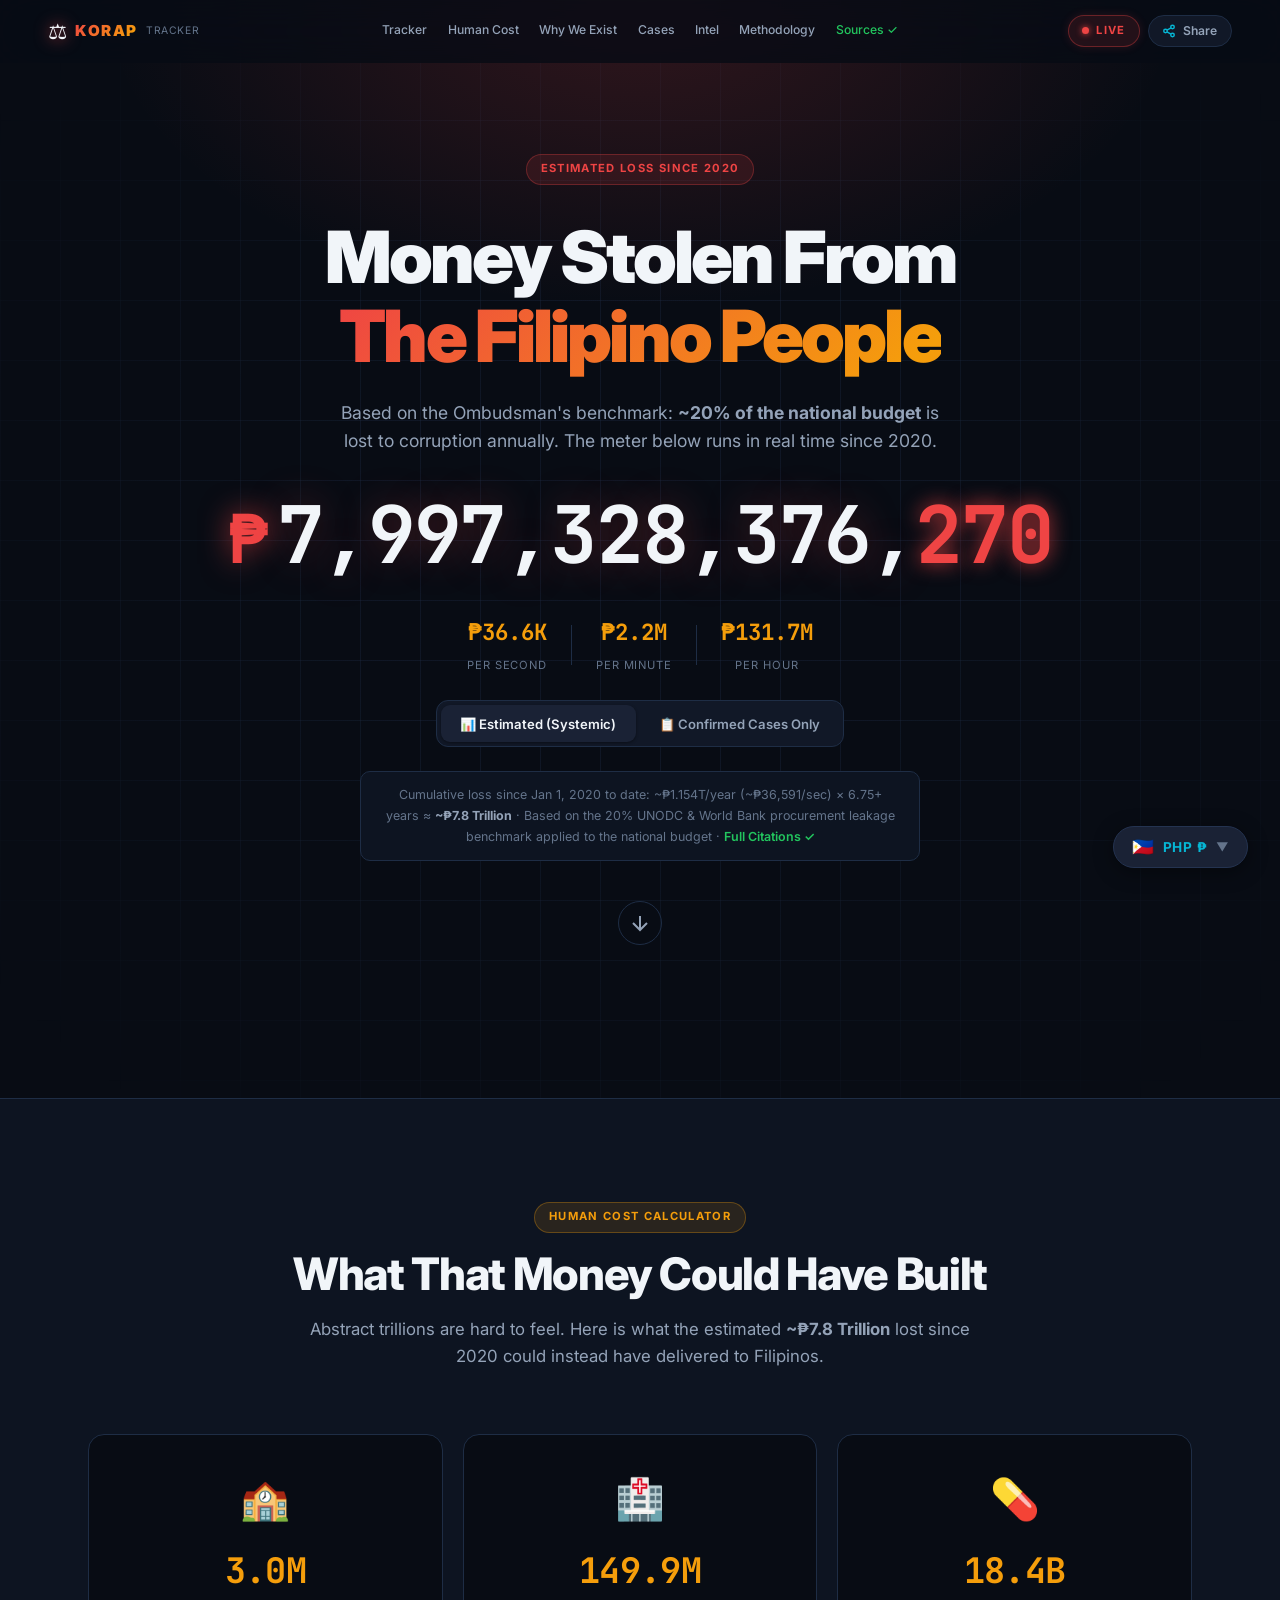
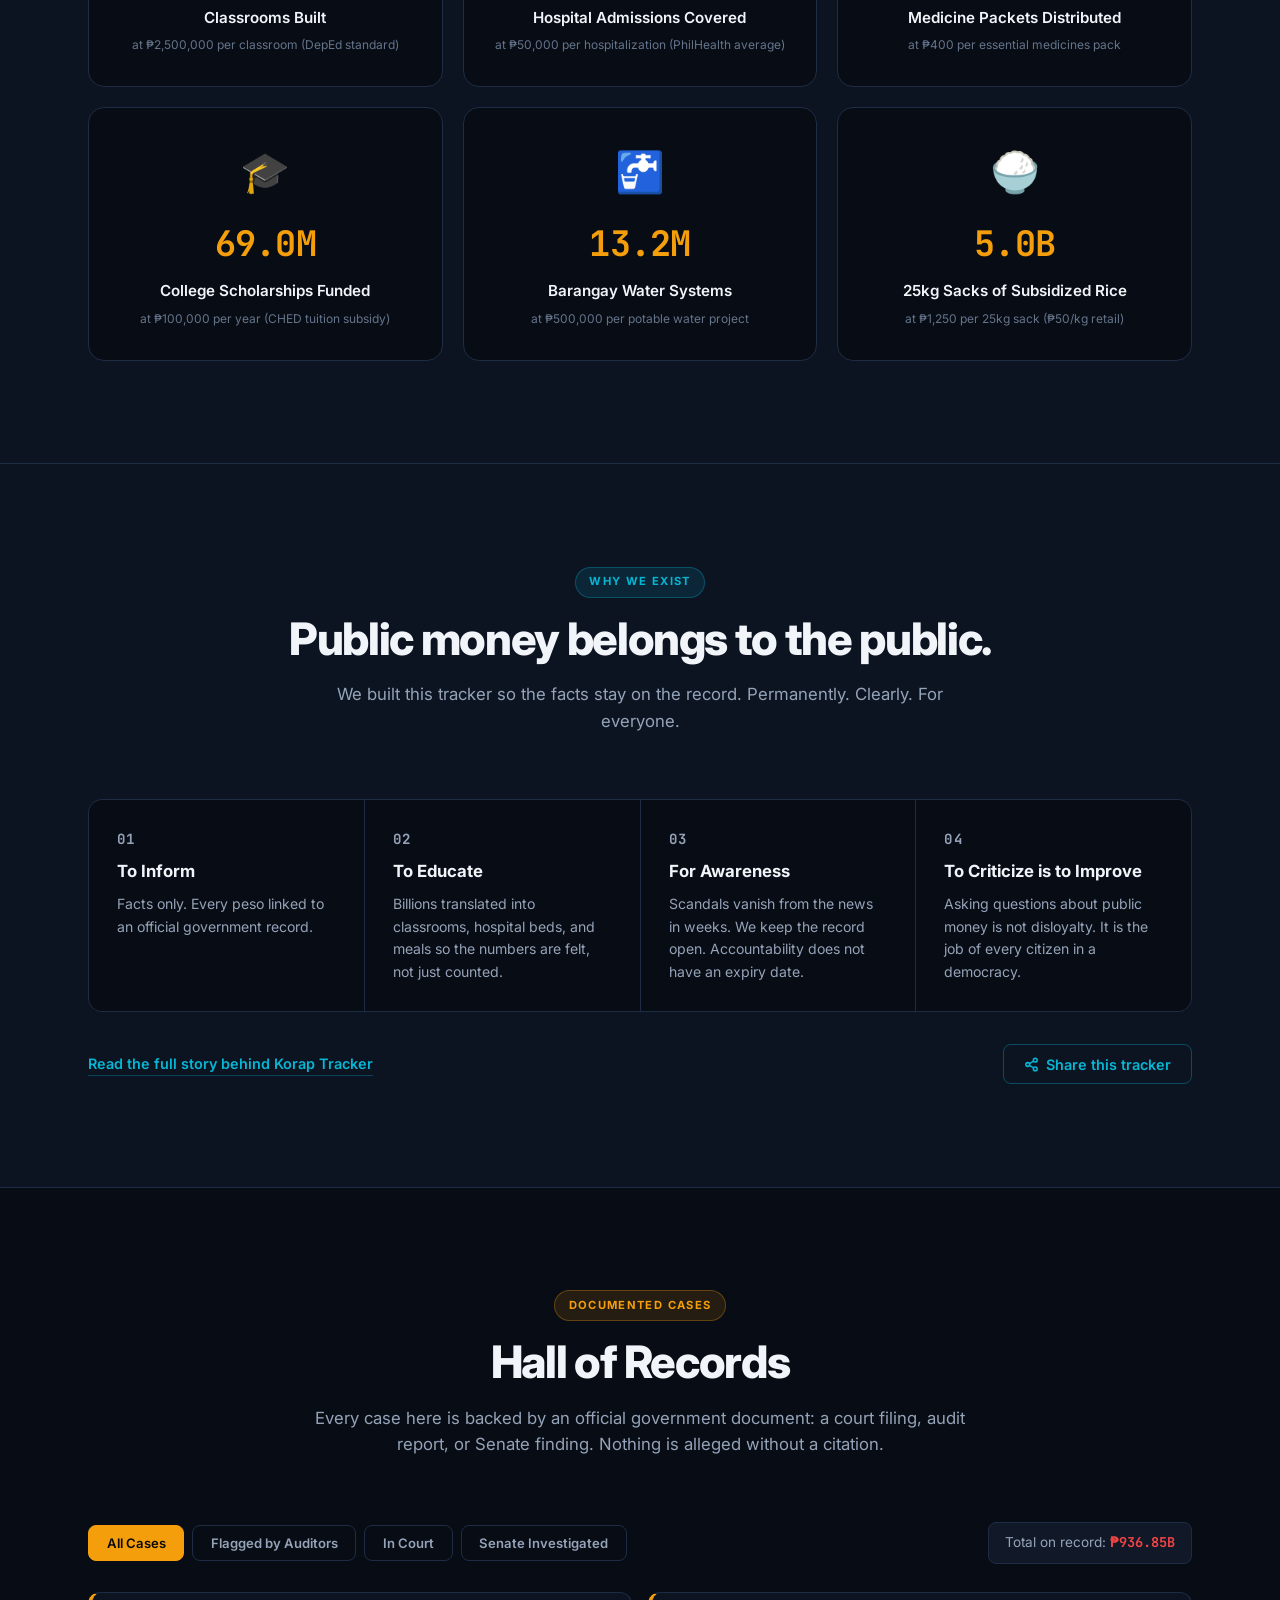
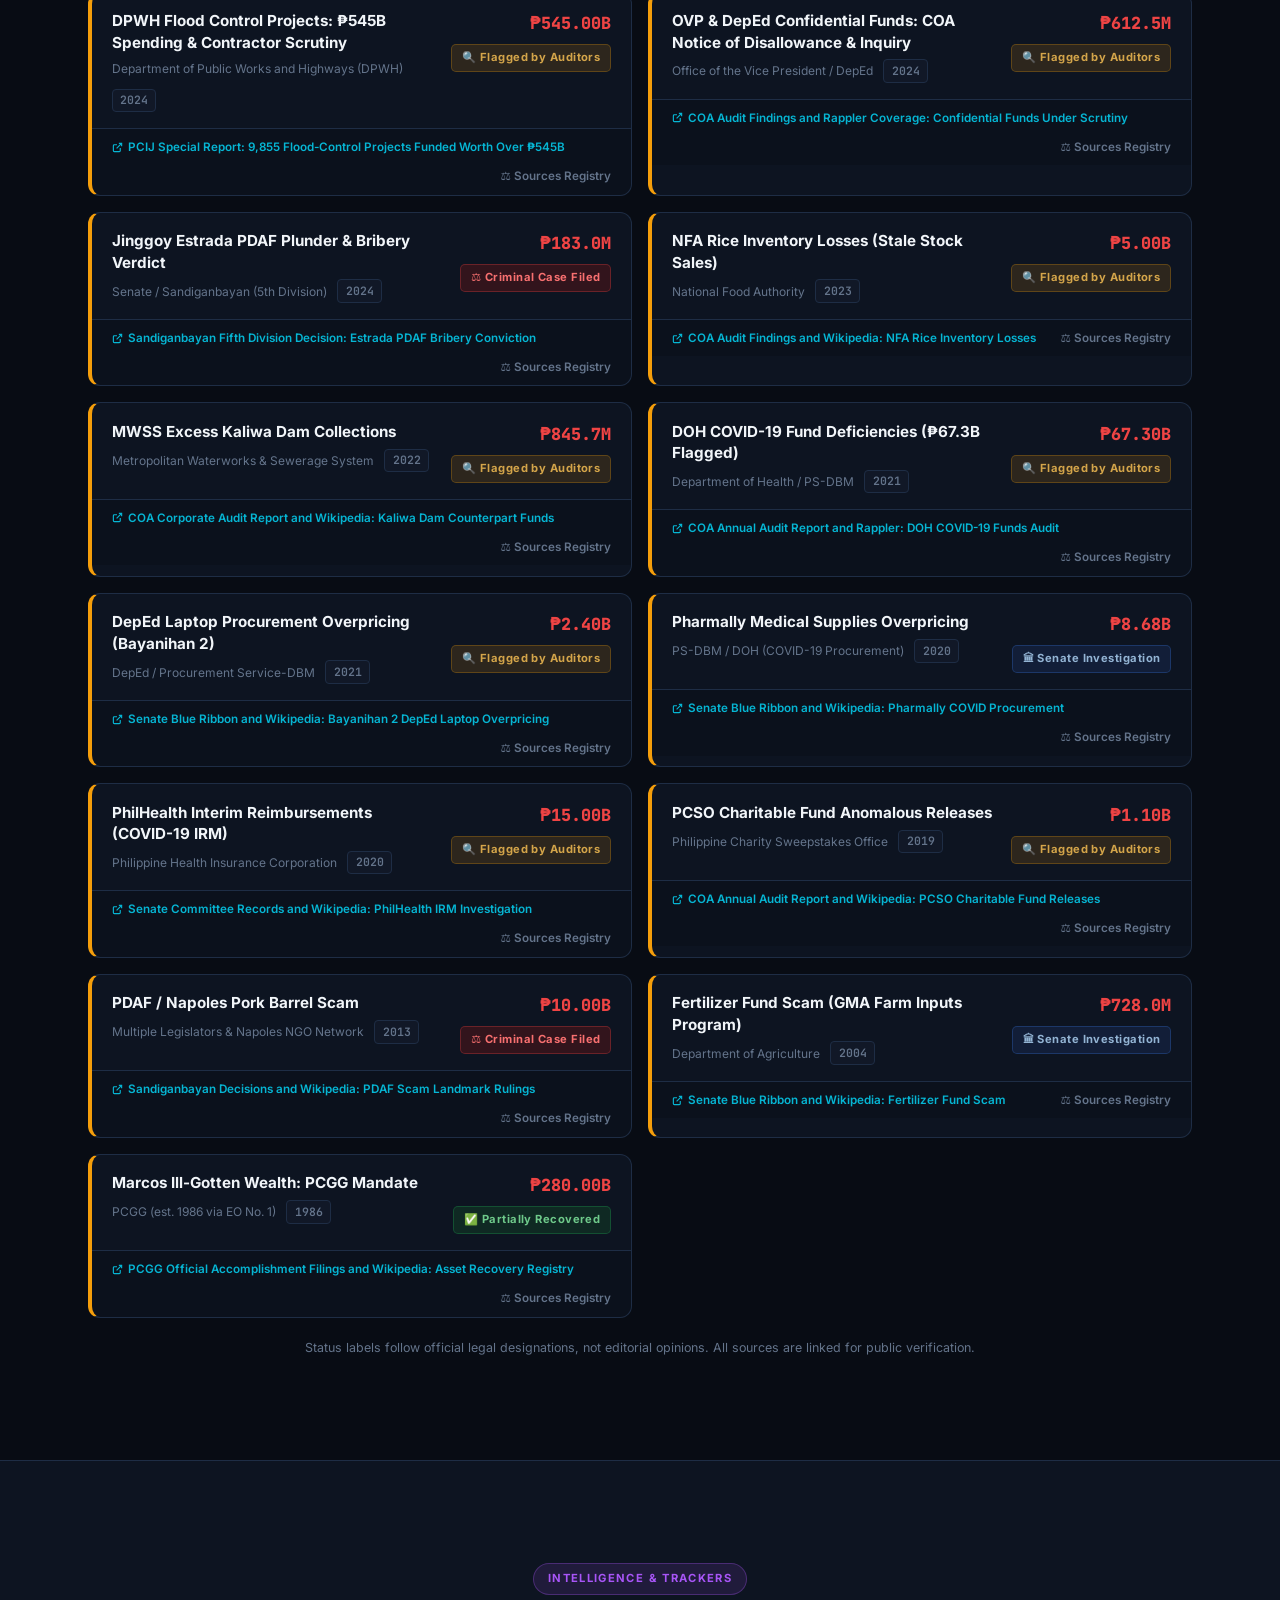
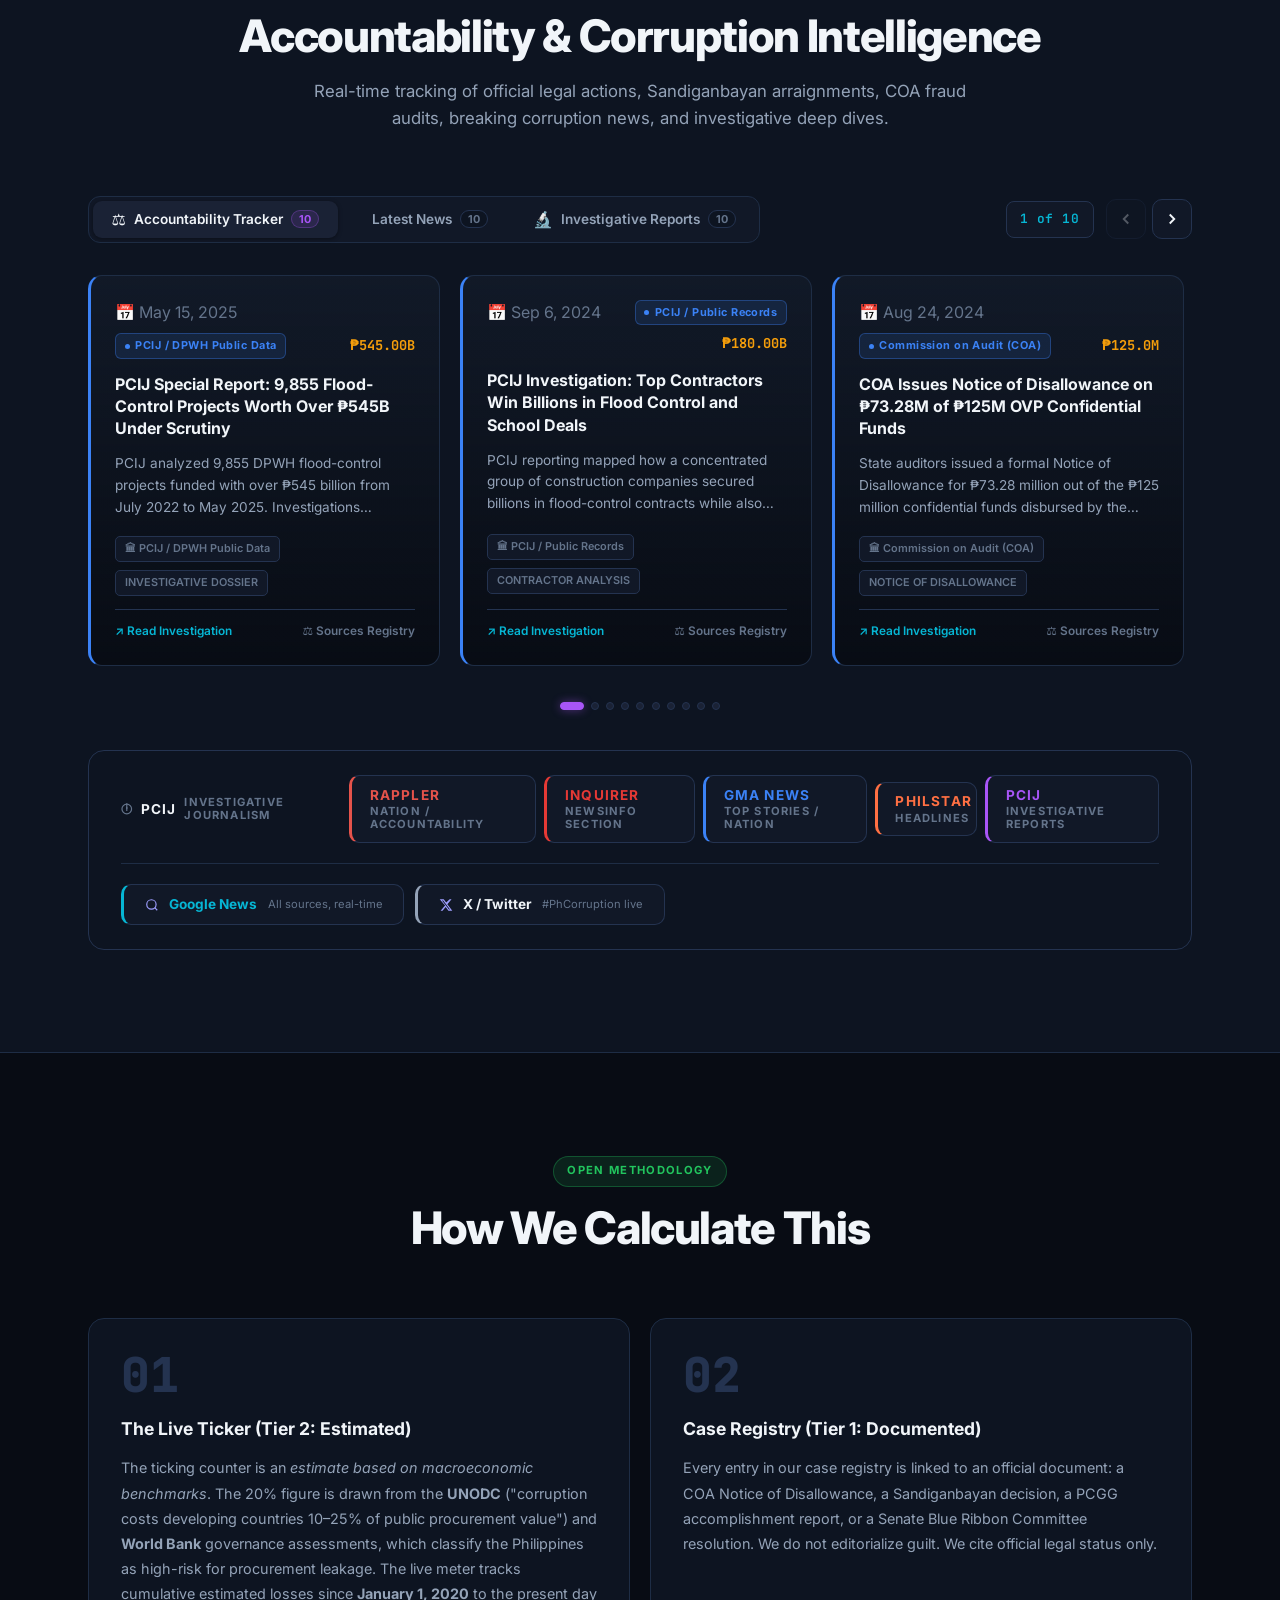
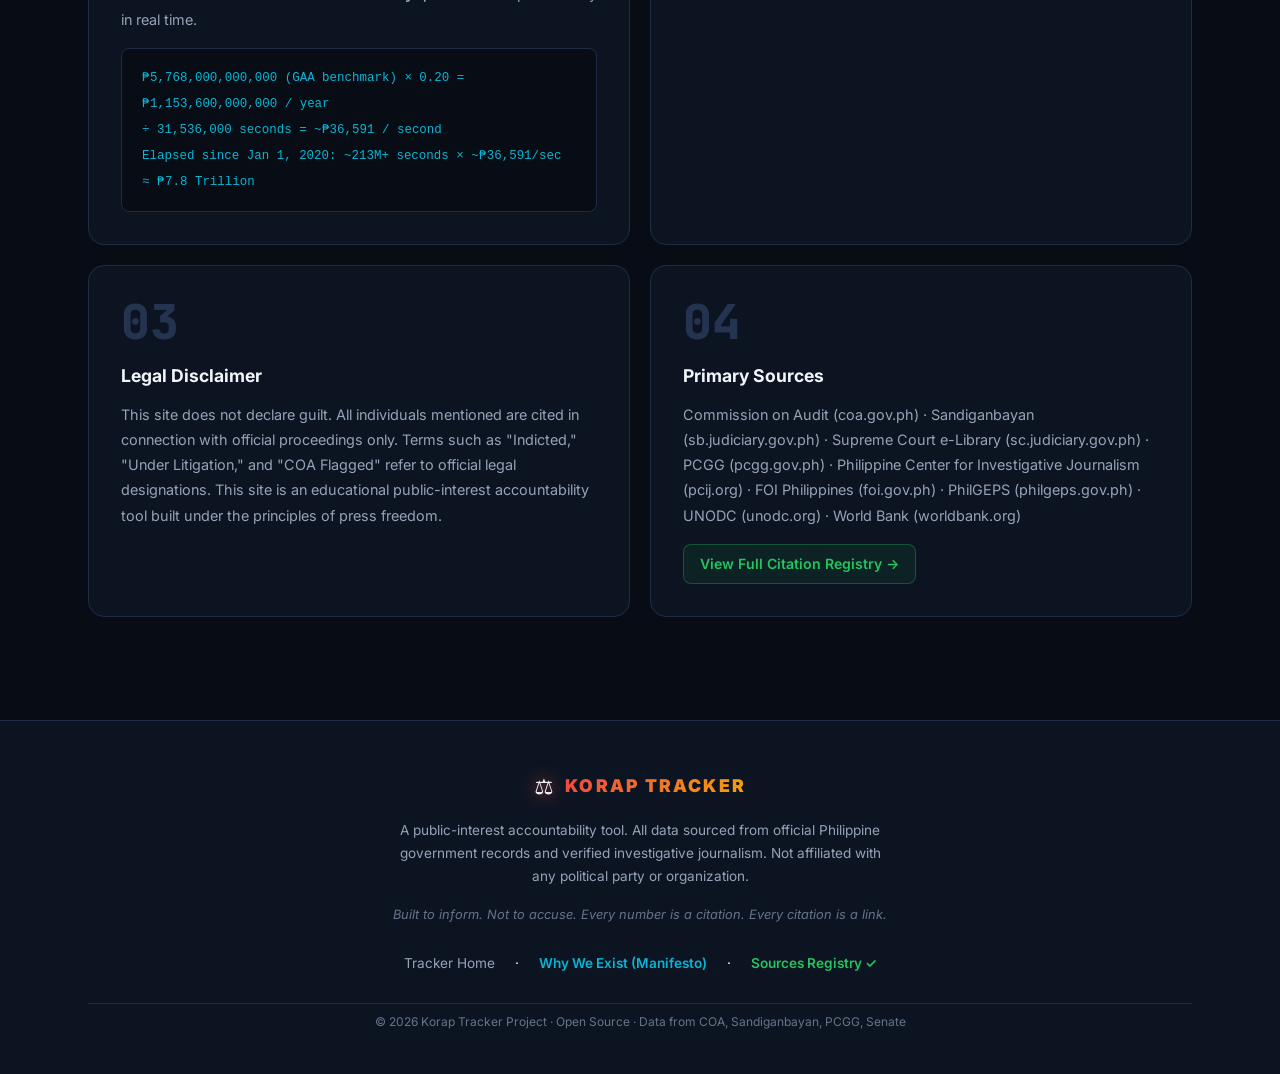
<file: index.html>
<!DOCTYPE html>
<html lang="en-PH" class="dark">
<head>
  <meta charset="UTF-8" />
  <meta name="viewport" content="width=device-width, initial-scale=1.0" />
  
  <!-- Primary SEO Meta Tags -->
  <title>Korap Tracker | Documenting Stolen Public Funds &amp; Civic Accountability</title>
  <meta name="title" content="Korap Tracker | Documenting Stolen Public Funds &amp; Civic Accountability" />
  <meta name="description" content="Korap Tracker tracks public funds lost to corruption in the Philippines in real time. Sourced from official COA audit reports, Sandiganbayan court dockets, and Senate Blue Ribbon investigations. Built to inform, educate, and demand civic accountability." />
  <meta name="keywords" content="Philippine corruption tracker, Korap Tracker, Philippines corruption statistics, Sandiganbayan plunder cases registry, COA audit disallowances, public funds lost to corruption, graft and corruption Philippines, Pharmally scandal amount, flood control ghost projects 2026, PDAF pork barrel scam, Marcos ill-gotten wealth recovered PCGG, Sara Duterte confidential funds, government procurement transparency Philippines, civic accountability Philippines, why track corruption" />
  <meta name="author" content="Korap Tracker Project" />
  <meta name="robots" content="index, follow, max-image-preview:large, max-snippet:-1, max-video-preview:-1" />
  <meta name="theme-color" content="#030712" />
  <link rel="canonical" href="https://halalan-tracker.ph/" />

  <!-- Open Graph / Facebook -->
  <meta property="og:type" content="website" />
  <meta property="og:url" content="https://halalan-tracker.ph/" />
  <meta property="og:title" content="Korap Tracker | Stolen Wealth &amp; Civic Accountability" />
  <meta property="og:description" content="Explore real-time estimates and official court-documented cases of corruption in the Philippines. Every figure backed by COA reports, court verdicts, and official records. To inform, educate, and demand accountability." />
  <meta property="og:site_name" content="Korap Tracker" />
  <meta property="og:locale" content="en_PH" />

  <!-- Twitter / X -->
  <meta name="twitter:card" content="summary_large_image" />
  <meta name="twitter:url" content="https://halalan-tracker.ph/" />
  <meta name="twitter:title" content="Korap Tracker | Philippine Corruption Tracker" />
  <meta name="twitter:description" content="Real-time tracking of public funds lost to corruption in the Philippines. Sourced from COA audits, Sandiganbayan records, and Senate probes." />

  <!-- JSON-LD Structured Data (WebSite, Organization, Dataset, FAQPage) -->
  <script type="application/ld+json">
  {
    "@context": "https://schema.org",
    "@graph": [
      {
        "@type": "WebSite",
        "@id": "https://halalan-tracker.ph/#website",
        "url": "https://halalan-tracker.ph/",
        "name": "Korap Tracker: Philippine Corruption & Accountability Tracker",
        "description": "Public-interest civic tool tracking estimated and documented public funds lost to corruption in the Philippines.",
        "inLanguage": "en-PH"
      },
      {
        "@type": "Organization",
        "@id": "https://halalan-tracker.ph/#organization",
        "name": "Korap Tracker Project",
        "url": "https://halalan-tracker.ph/",
        "publishingPrinciples": "https://halalan-tracker.ph/sources.html",
        "knowsAbout": [
          "Philippine Public Finance",
          "Anti-Graft and Corrupt Practices Act (RA 3019)",
          "Commission on Audit Reports",
          "Sandiganbayan Rulings",
          "Public Procurement Transparency"
        ]
      },
      {
        "@type": "Dataset",
        "@id": "https://halalan-tracker.ph/#dataset",
        "name": "Registry of Documented Philippine Corruption Cases and Budget Leakage Data",
        "description": "Itemized and source-verified dataset of major Philippine corruption scandals, official COA audits, Sandiganbayan court cases, and procurement losses.",
        "license": "https://creativecommons.org/licenses/by/4.0/",
        "temporalCoverage": "1986/2026",
        "spatialCoverage": {
          "@type": "Place",
          "name": "Philippines"
        }
      },
      {
        "@type": "FAQPage",
        "@id": "https://halalan-tracker.ph/#faq",
        "mainEntity": [
          {
            "@type": "Question",
            "name": "Why does Korap Tracker exist?",
            "acceptedAnswer": {
              "@type": "Answer",
              "text": "Korap Tracker exists to inform, educate, and create public awareness regarding public fund leakages in the Philippines. Our civic philosophy is rooted in the belief that to criticize is to improve: constructive scrutiny of government spending is the highest form of civic duty and the foundation of systemic reform."
            }
          },
          {
            "@type": "Question",
            "name": "How is the real-time corruption loss calculated?",
            "acceptedAnswer": {
              "@type": "Answer",
              "text": "The live ticker is calculated using the 20% procurement leakage benchmark established by the United Nations Office on Drugs and Crime (UNODC) and the World Bank applied to the Republic of the Philippines national budget benchmark (₱5.768 Trillion), yielding approximately ₱1.154 Trillion annually or ~₱36,591 per second, running in real time from January 1, 2020 to the present."
            }
          },
          {
            "@type": "Question",
            "name": "How are cases in the Hall of Records verified?",
            "acceptedAnswer": {
              "@type": "Answer",
              "text": "Every single case in the Hall of Records is linked directly to official primary documents: Commission on Audit (COA) audit reports and notices of disallowance, Sandiganbayan court dockets and decisions, Senate Blue Ribbon Committee resolutions, or Presidential Commission on Good Government (PCGG) accomplishment filings."
            }
          },
          {
            "@type": "Question",
            "name": "Is Korap Tracker affiliated with any Philippine political party?",
            "acceptedAnswer": {
              "@type": "Answer",
              "text": "No. Korap Tracker is an independent, non-partisan, open-source civic-technology project. It does not accept government funding or political donations, and strictly documents public records regardless of administration or political affiliation."
            }
          }
        ]
      }
    ]
  }
  </script>

  <!-- Google Fonts Preconnect & Styles -->
  <link rel="preconnect" href="https://fonts.googleapis.com" />
  <link rel="preconnect" href="https://fonts.gstatic.com" crossorigin />
  <link href="https://fonts.googleapis.com/css2?family=Inter:wght@300;400;500;600;700;800;900&family=JetBrains+Mono:wght@400;700&display=swap" rel="stylesheet" />
  <link rel="stylesheet" href="style.css" />
</head>
<body>
  <!-- Skip to content for Accessibility & SEO -->
  <a href="#main-content" class="skip-link">Skip to main content</a>

  <!-- ───── NAVIGATION ───── -->
  <nav class="navbar" id="navbar" aria-label="Main Navigation">
    <div class="nav-inner">
      <a href="#" class="nav-logo" aria-label="Korap Tracker Home">
        <span class="logo-icon" aria-hidden="true">⚖</span>
        <span class="logo-text">KORAP</span>
        <span class="logo-sub">Tracker</span>
      </a>
      <div class="nav-cta">
        <span class="live-badge" title="Live real-time corruption ticker active">
          <span class="live-dot" aria-hidden="true"></span>
          LIVE
        </span>
        <button class="share-btn nav-share-btn" id="share-btn-nav" onclick="shareKorapTracker()" title="Share this tracker">
          <svg width="14" height="14" viewBox="0 0 24 24" fill="none" stroke="currentColor" stroke-width="2.5"><circle cx="18" cy="5" r="3"/><circle cx="6" cy="12" r="3"/><circle cx="18" cy="19" r="3"/><line x1="8.59" y1="13.51" x2="15.42" y2="17.49"/><line x1="15.41" y1="6.51" x2="8.59" y2="10.49"/></svg>
          Share
        </button>
        <button class="nav-hamburger" id="nav-hamburger" aria-label="Toggle navigation menu" aria-expanded="false" aria-controls="nav-links">
          <span></span><span></span><span></span>
        </button>
      </div>
    </div>
  </nav>

  <!-- Mobile nav overlay (outside navbar to avoid fixed stacking context) -->
  <div class="nav-links" id="nav-links" aria-label="Mobile Navigation">
    <a href="#tracker" class="nav-link">Tracker</a>
    <a href="#impact" class="nav-link">Human Cost</a>
    <a href="#why" class="nav-link">Why We Exist</a>
    <a href="#cases" class="nav-link">Cases</a>
    <a href="#news" class="nav-link">Intel</a>
    <a href="#methodology" class="nav-link">Methodology</a>
    <a href="sources.html" class="nav-link" style="color:var(--clr-green)">Sources ✓</a>
  </div>

  <main id="main-content">

  <!-- ───── HERO / TICKER SECTION ───── -->
  <section class="hero" id="tracker">
    <div class="hero-bg-grid"></div>
    <div class="hero-bg-radial"></div>

    <div class="hero-inner">
      <div class="hero-label">
        <span class="pill pill--red">ESTIMATED LOSS SINCE 2020</span>
      </div>
      <h1 class="hero-title">
        Money Stolen From<br/>
        <span class="gradient-text">The Filipino People</span>
      </h1>
      <p class="hero-subtitle">
        Based on the Ombudsman's benchmark: <strong>~20% of the national budget</strong> is lost to corruption annually.
        The meter below runs in real time since 2020.
      </p>

      <!-- MAIN ODOMETER -->
      <div class="odometer-wrapper" aria-live="polite" aria-label="Estimated corruption losses since 2020">
        <div class="currency-symbol">₱</div>
        <div class="odometer" id="odometer">
          <span class="odometer-digits" id="odometer-display">0</span>
        </div>
      </div>

      <!-- RATE STATS -->
      <div class="rate-stats">
        <div class="rate-stat">
          <span class="rate-value" id="rate-per-sec">₱0</span>
          <span class="rate-label">per second</span>
        </div>
        <div class="rate-divider"></div>
        <div class="rate-stat">
          <span class="rate-value" id="rate-per-min">₱0</span>
          <span class="rate-label">per minute</span>
        </div>
        <div class="rate-divider"></div>
        <div class="rate-stat">
          <span class="rate-value" id="rate-per-hour">₱0</span>
          <span class="rate-label">per hour</span>
        </div>
      </div>

      <!-- TOGGLE MODES -->
      <div class="mode-toggle" role="group" aria-label="Tracker mode">
        <button class="mode-btn active" id="btn-estimated" data-mode="estimated">
          📊 Estimated (Systemic)
        </button>
        <button class="mode-btn" id="btn-confirmed" data-mode="confirmed">
          📋 Confirmed Cases Only
        </button>
      </div>

      <p class="source-note" id="source-note">
        Cumulative loss since Jan 1, 2020 to date: ~₱1.154T/year (~₱36,591/sec) × 6.75+ years ≈ <strong>~₱7.8 Trillion</strong>
        · Based on the 20% UNODC &amp; World Bank procurement leakage benchmark applied to the national budget ·
        <a href="sources.html" style="color:var(--clr-green);text-decoration:none;font-weight:600">Full Citations ✓</a>
      </p>

      <!-- DOWN ARROW -->
      <a href="#impact" class="scroll-down" aria-label="Scroll to human cost section">
        <svg width="24" height="24" viewBox="0 0 24 24" fill="none" stroke="currentColor" stroke-width="2">
          <path d="M12 5v14M5 12l7 7 7-7"/>
        </svg>
      </a>
    </div>
  </section>

  <!-- ───── HUMAN COST SECTION ───── -->
  <section class="impact-section" id="impact">
    <div class="section-inner">
      <div class="section-header reveal">
        <span class="pill pill--amber">HUMAN COST CALCULATOR</span>
        <h2 class="section-title">What That Money Could Have Built</h2>
        <p class="section-subtitle">
          Abstract trillions are hard to feel. Here is what the estimated <strong>~₱7.8 Trillion</strong> lost since 2020 could instead have delivered to Filipinos.
        </p>
      </div>

      <div class="impact-grid">
        <div class="impact-card reveal" style="--delay:0ms">
          <div class="impact-icon">🏫</div>
          <div class="impact-number" data-target="3118400">3.1M</div>
          <div class="impact-label">Classrooms Built</div>
          <div class="impact-note">at ₱2,500,000 per classroom (DepEd standard)</div>
        </div>
        <div class="impact-card reveal" style="--delay:100ms">
          <div class="impact-icon">🏥</div>
          <div class="impact-number" data-target="155920000">155.9M</div>
          <div class="impact-label">Hospital Admissions Covered</div>
          <div class="impact-note">at ₱50,000 per hospitalization (PhilHealth average)</div>
        </div>
        <div class="impact-card reveal" style="--delay:200ms">
          <div class="impact-icon">💊</div>
          <div class="impact-number" data-target="19490000000">19.5B</div>
          <div class="impact-label">Medicine Packets Distributed</div>
          <div class="impact-note">at ₱400 per essential medicines pack</div>
        </div>
        <div class="impact-card reveal" style="--delay:300ms">
          <div class="impact-icon">🎓</div>
          <div class="impact-number" data-target="77960000">78.0M</div>
          <div class="impact-label">College Scholarships Funded</div>
          <div class="impact-note">at ₱100,000 per year (CHED tuition subsidy)</div>
        </div>
        <div class="impact-card reveal" style="--delay:400ms">
          <div class="impact-icon">🚰</div>
          <div class="impact-number" data-target="15592000">15.6M</div>
          <div class="impact-label">Barangay Water Systems</div>
          <div class="impact-note">at ₱500,000 per potable water project</div>
        </div>
        <div class="impact-card reveal" style="--delay:500ms">
          <div class="impact-icon">🍚</div>
          <div class="impact-number" data-target="6236800000">6.2B</div>
          <div class="impact-label">25kg Sacks of Subsidized Rice</div>
          <div class="impact-note">at ₱1,250 per 25kg sack (₱50/kg retail)</div>
        </div>
      </div>
    </div>
  </section>

  <!-- ───── WHY WE EXIST SECTION ───── -->
  <section class="why-section" id="why" aria-label="Why Korap Tracker exists">
    <div class="section-inner">
      <div class="section-header reveal">
        <span class="pill pill--cyan">WHY WE EXIST</span>
        <h2 class="section-title">Public money belongs to the public.</h2>
        <p class="section-subtitle">We built this tracker so the facts stay on the record. Permanently. Clearly. For everyone.</p>
      </div>
      <div class="why-pillars reveal">
        <div class="why-pillar">
          <span class="why-num">01</span>
          <strong>To Inform</strong>
          <span>Facts only. Every peso linked to an official government record.</span>
        </div>
        <div class="why-pillar">
          <span class="why-num">02</span>
          <strong>To Educate</strong>
          <span>Billions translated into classrooms, hospital beds, and meals so the numbers are felt, not just counted.</span>
        </div>
        <div class="why-pillar">
          <span class="why-num">03</span>
          <strong>For Awareness</strong>
          <span>Scandals vanish from the news in weeks. We keep the record open. Accountability does not have an expiry date.</span>
        </div>
        <div class="why-pillar">
          <span class="why-num">04</span>
          <strong>To Criticize is to Improve</strong>
          <span>Asking questions about public money is not disloyalty. It is the job of every citizen in a democracy.</span>
        </div>
      </div>
      <div class="why-footer reveal">
        <a href="about.html" class="why-learn-more">Read the full story behind Korap Tracker</a>
        <button class="share-btn share-btn--prominent" onclick="shareKorapTracker()">
          <svg width="15" height="15" viewBox="0 0 24 24" fill="none" stroke="currentColor" stroke-width="2.5"><circle cx="18" cy="5" r="3"/><circle cx="6" cy="12" r="3"/><circle cx="18" cy="19" r="3"/><line x1="8.59" y1="13.51" x2="15.42" y2="17.49"/><line x1="15.41" y1="6.51" x2="8.59" y2="10.49"/></svg>
          Share this tracker
        </button>
      </div>
    </div>
  </section>

  <!-- ───── CONFIRMED CASES SECTION ───── -->
  <section class="cases-section" id="cases">
    <div class="section-inner">
      <div class="section-header reveal">
        <span class="pill pill--amber">DOCUMENTED CASES</span>
        <h2 class="section-title">Hall of Records</h2>
        <p class="section-subtitle">
          Every case here is backed by an official government document: a court filing, audit report, or Senate finding. Nothing is alleged without a citation.
        </p>
      </div>

      <!-- FILTER BAR -->
      <div class="filter-bar reveal">
        <div class="filter-group" role="group" aria-label="Filter by status">
          <button class="filter-btn active" data-filter="all" id="filter-all">All Cases</button>
          <button class="filter-btn" data-filter="coa" id="filter-coa">Flagged by Auditors</button>
          <button class="filter-btn" data-filter="court" id="filter-court">In Court</button>
          <button class="filter-btn" data-filter="senate" id="filter-senate">Senate Investigated</button>
        </div>
        <div class="total-display">
          Total on record: <strong id="cases-total">₱0</strong>
        </div>
      </div>

      <!-- CASES GRID -->
      <div class="cases-grid reveal" id="cases-tbody" aria-label="Corruption cases registry">
        <!-- Populated by JS -->
      </div>

      <p class="cases-disclaimer">
        Status labels follow official legal designations, not editorial opinions. All sources are linked for public verification.
      </p>
    </div>
  </section>

  <!-- ───── NEWS FEED SECTION ───── -->
  <section class="news-section" id="news">
    <div class="section-inner">
      <div class="section-header reveal">
        <span class="pill pill--purple">INTELLIGENCE &amp; TRACKERS</span>
        <h2 class="section-title">Accountability &amp; Corruption Intelligence</h2>
        <p class="section-subtitle">
          Real-time tracking of official legal actions, Sandiganbayan arraignments, COA fraud audits, breaking corruption news, and investigative deep dives.
        </p>
      </div>

      <!-- CAROUSEL CONTROLS BAR: 3 Tabs on left, Prev/Next navigation on right -->
      <div class="carousel-toolbar reveal">
        <div class="news-tab-bar" role="tablist" aria-label="Corruption news and tracker feeds">
          <button class="news-tab-btn active" data-tab="accountability" id="tab-accountability" role="tab" aria-selected="true">
            <span class="tab-badge-icon">⚖️</span>
            Accountability Tracker
            <span class="tab-count-pill" id="count-accountability">10</span>
          </button>
          <button class="news-tab-btn" data-tab="latest" id="tab-latest" role="tab" aria-selected="false">
            <span class="tab-dot" style="background:var(--clr-red)"></span>
            Latest News
            <span class="tab-count-pill" id="count-latest">10</span>
          </button>
          <button class="news-tab-btn" data-tab="investigations" id="tab-investigations" role="tab" aria-selected="false">
            <span class="tab-badge-icon">🔬</span>
            Investigative Reports
            <span class="tab-count-pill" id="count-investigations">10</span>
          </button>
        </div>

        <div class="carousel-nav-group">
          <span class="carousel-counter" id="carousel-counter" aria-live="polite">1 of 10</span>
          <div class="carousel-btn-pair">
            <button class="carousel-nav-btn" id="carousel-prev" aria-label="Previous card" title="Previous card">
              <svg width="18" height="18" viewBox="0 0 24 24" fill="none" stroke="currentColor" stroke-width="2.5"><polyline points="15 18 9 12 15 6"/></svg>
            </button>
            <button class="carousel-nav-btn" id="carousel-next" aria-label="Next card" title="Next card">
              <svg width="18" height="18" viewBox="0 0 24 24" fill="none" stroke="currentColor" stroke-width="2.5"><polyline points="9 18 15 12 9 6"/></svg>
            </button>
          </div>
        </div>
      </div>

      <!-- CAROUSEL TRACK -->
      <div class="feed-carousel-wrapper reveal">
        <div class="feed-carousel-track" id="news-grid" tabindex="0" role="region" aria-label="Interactive feeds carousel">
          <!-- Populated by JS -->
        </div>
      </div>

      <!-- CAROUSEL PAGINATION DOTS -->
      <div class="carousel-dots-container reveal" id="carousel-dots" aria-label="Carousel slide navigation">
        <!-- Populated by JS -->
      </div>

      <!-- ── EXPLORE MORE BAR ── -->
      <div class="explore-more reveal">
        <div class="explore-more-label">
          <svg width="14" height="14" viewBox="0 0 24 24" fill="none" stroke="currentColor" stroke-width="2.5"><circle cx="12" cy="12" r="10"/><line x1="12" y1="8" x2="12" y2="12"/><line x1="12" y1="16" x2="12.01"               target="_blank" rel="noopener noreferrer"
              title="Philippine Center for Investigative Journalism: all investigations">
            <span class="explore-link-name">PCIJ</span>
            <span class="explore-link-desc">Investigative Journalism</span>
          </a>
          <a class="explore-link explore-link--rappler"
             href="https://www.rappler.com/nation/"
             target="_blank" rel="noopener noreferrer"
             title="Rappler: Nation section, accountability beat">
            <span class="explore-link-name">Rappler</span>
            <span class="explore-link-desc">Nation / Accountability</span>
          </a>
          <a class="explore-link explore-link--inquirer"
             href="https://www.inquirer.net"
             target="_blank" rel="noopener noreferrer"
             title="Inquirer: National accountability reporting">
            <span class="explore-link-name">Inquirer</span>
            <span class="explore-link-desc">NewsInfo Section</span>
          </a>
          <a class="explore-link explore-link--gma"
             href="https://www.gmanetwork.com/news/topstories/"
             target="_blank" rel="noopener noreferrer"
             title="GMA News: Top Stories and National Accountability Reports">
            <span class="explore-link-name">GMA News</span>
            <span class="explore-link-desc">Top Stories / Nation</span>
          </a>
          <a class="explore-link explore-link--philstar"
             href="https://www.philstar.com/headlines"
             target="_blank" rel="noopener noreferrer"
             title="Philippine Star: Headlines section">
            <span class="explore-link-name">PhilStar</span>
            <span class="explore-link-desc">Headlines</span>
          </a>
          <a class="explore-link explore-link--pcij"
             href="https://pcij.org"
             target="_blank" rel="noopener noreferrer"
             title="PCIJ: Philippine Center for Investigative Journalism">
            <span class="explore-link-name">PCIJ</span>
            <span class="explore-link-desc">Investigative Reports</span>
          </a>
        </div>
        <div class="explore-divider"></div>
        <div class="explore-aggregators">
          <a class="explore-link explore-link--google"
             href="https://news.google.com/search?q=Philippines+corruption+graft+plunder&hl=en-PH&gl=PH&ceid=PH:en"
             target="_blank" rel="noopener noreferrer"
             title="Google News: Search Philippines corruption graft plunder">
            <svg width="14" height="14" viewBox="0 0 24 24" fill="none" stroke="currentColor" stroke-width="2"><circle cx="11" cy="11" r="8"/><path d="M21 21l-4.35-4.35"/></svg>
            <span class="explore-link-name">Google News</span>
            <span class="explore-link-desc">All sources, real-time</span>
          </a>
          <a class="explore-link explore-link--twitter"
             href="https://x.com/search?q=%23PhCorruption+OR+%22graft%22+OR+%22plunder%22+%23Philippines&f=live"
             target="_blank" rel="noopener noreferrer"
             title="X (Twitter) live search: #PhCorruption">
            <svg width="14" height="14" viewBox="0 0 24 24" fill="currentColor"><path d="M18.244 2.25h3.308l-7.227 8.26 8.502 11.24H16.17l-4.714-6.231-5.401 6.231H2.735l7.73-8.835L1.254 2.25H8.08l4.258 5.635zm-1.161 17.52h1.833L7.084 4.126H5.117z"/></svg>
            <span class="explore-link-name">X / Twitter</span>
            <span class="explore-link-desc">#PhCorruption live</span>
          </a>
        </div>
      </div>

    </div>
  </section>

  <!-- ───── METHODOLOGY SECTION ───── -->
  <section class="methodology-section" id="methodology">
    <div class="section-inner">
      <div class="section-header reveal">
        <span class="pill pill--green">OPEN METHODOLOGY</span>
        <h2 class="section-title">How We Calculate This</h2>
      </div>

      <div class="method-grid">
        <div class="method-card reveal">
          <div class="method-num">01</div>
          <h3 class="method-title">The Live Ticker (Tier 2: Estimated)</h3>
          <p class="method-body">
            The ticking counter is an <em>estimate based on macroeconomic benchmarks</em>. The 20% figure is drawn from the <strong>UNODC</strong> ("corruption costs developing countries 10–25% of public procurement value") and <strong>World Bank</strong> governance assessments, which classify the Philippines as high-risk for procurement leakage. The live meter tracks cumulative estimated losses since <strong>January 1, 2020</strong> to the present day in real time.
          </p>
          <div class="formula-box">
            <code>₱5,768,000,000,000 (GAA benchmark) × 0.20 = ₱1,153,600,000,000 / year</code><br/>
            <code>÷ 31,536,000 seconds = ~₱36,591 / second</code><br/>
            <code>Elapsed since Jan 1, 2020: ~213M+ seconds × ~₱36,591/sec ≈ ₱7.8 Trillion</code>
          </div>
        </div>
        <div class="method-card reveal">
          <div class="method-num">02</div>
          <h3 class="method-title">Case Registry (Tier 1: Documented)</h3>
          <p class="method-body">
            Every entry in our case registry is linked to an official document: a COA Notice of Disallowance, a Sandiganbayan decision, a PCGG accomplishment report, or a Senate Blue Ribbon Committee resolution. We do not editorialize guilt. We cite official legal status only.
          </p>
        </div>
        <div class="method-card reveal">
          <div class="method-num">03</div>
          <h3 class="method-title">Legal Disclaimer</h3>
          <p class="method-body">
            This site does not declare guilt. All individuals mentioned are cited in connection with official proceedings only. Terms such as "Indicted," "Under Litigation," and "COA Flagged" refer to official legal designations. This site is an educational public-interest accountability tool built under the principles of press freedom.
          </p>
        </div>
        <div class="method-card reveal">
          <div class="method-num">04</div>
          <h3 class="method-title">Primary Sources</h3>
          <p class="method-body">
            Commission on Audit (coa.gov.ph) · Sandiganbayan (sb.judiciary.gov.ph) · Supreme Court e-Library (sc.judiciary.gov.ph) · PCGG (pcgg.gov.ph) · Philippine Center for Investigative Journalism (pcij.org) · FOI Philippines (foi.gov.ph) · PhilGEPS (philgeps.gov.ph) · UNODC (unodc.org) · World Bank (worldbank.org)
          </p>
          <a href="sources.html" style="display:inline-flex;align-items:center;gap:.5rem;margin-top:1rem;font-size:.88rem;font-weight:600;color:var(--clr-green);text-decoration:none;border:1px solid rgba(34,197,94,.3);padding:.5rem 1rem;border-radius:8px;background:rgba(34,197,94,.08)">View Full Citation Registry →</a>
        </div>
      </div>
    </div>
  </section>
  </main>

  <!-- ───── FOOTER ───── -->
  <footer class="site-footer">
    <div class="footer-inner">
      <div class="footer-brand">
        <span class="logo-icon">⚖</span>
        <span class="footer-name">KORAP TRACKER</span>
      </div>
      <p class="footer-mission">
        A public-interest accountability tool. All data sourced from official Philippine government records and verified investigative journalism.
        Not affiliated with any political party or organization.
      </p>
      <p class="footer-legal">
        Built to inform. Not to accuse. Every number is a citation. Every citation is a link.
      </p>
      <div class="footer-links" style="margin-top:.75rem;margin-bottom:.75rem;display:flex;gap:1.25rem;justify-content:center;font-size:.85rem;flex-wrap:wrap">
        <a href="index.html" style="color:var(--clr-text-2);text-decoration:none">Tracker Home</a> ·
        <a href="about.html" style="color:var(--clr-cyan);font-weight:600;text-decoration:none">Why We Exist (Manifesto)</a> ·
        <a href="sources.html" style="color:var(--clr-green);font-weight:600;text-decoration:none">Sources Registry ✓</a>
      </div>
      <p class="footer-copy">© 2026 Korap Tracker Project · Open Source · Data from COA, Sandiganbayan, PCGG, Senate</p>
    </div>
  </footer>

  <div id="share-toast" style="display:none;position:fixed;bottom:1.5rem;left:50%;transform:translateX(-50%);background:#0f172a;border:1px solid rgba(6,182,212,.5);color:#e2e8f0;padding:.65rem 1.25rem;border-radius:8px;font-size:.85rem;font-weight:600;z-index:10001;white-space:nowrap;box-shadow:0 8px 24px rgba(0,0,0,.6)">Link copied to clipboard!</div>

  <!-- Share Modal Dialog -->
  <div id="share-modal" class="share-modal-backdrop" role="dialog" aria-modal="true" aria-labelledby="share-modal-title">
    <div class="share-modal-card">
      <div class="share-modal-header">
        <div class="share-modal-header-text">
          <h3 id="share-modal-title" class="share-modal-title">Share Korap Tracker</h3>
          <p class="share-modal-desc" id="share-modal-desc">Over ₱399 billion in documented corruption cases. Every peso linked to an official record. Inform. Educate. Hold accountable.</p>
        </div>
        <button type="button" class="share-modal-close" id="share-modal-close" aria-label="Close share dialog">&times;</button>
      </div>

      <div class="share-copy-section">
        <label class="share-field-label" for="share-url-input">Direct Page Link</label>
        <div class="share-copy-box">
          <input type="text" id="share-url-input" class="share-url-input" readonly value="https://halalan-tracker.ph/" />
          <button type="button" id="share-copy-btn" class="share-copy-btn" title="Copy to clipboard">
            <svg width="14" height="14" viewBox="0 0 24 24" fill="none" stroke="currentColor" stroke-width="2.2">
              <rect x="9" y="9" width="13" height="13" rx="2" ry="2"></rect>
              <path d="M5 15H4a2 2 0 0 1-2-2V4a2 2 0 0 1 2-2h9a2 2 0 0 1 2 2v1"></path>
            </svg>
            <span id="share-copy-text">Copy Link</span>
          </button>
        </div>
      </div>

      <div class="share-social-section">
        <div class="share-field-label">Share to Social &amp; Messaging</div>
        <div class="share-social-grid">
          <a id="share-link-x" href="#" target="_blank" rel="noopener noreferrer" class="share-social-btn share-social-btn--x">
            <span class="share-social-icon">𝕏</span>
            <span>X / Twitter</span>
          </a>
          <a id="share-link-fb" href="#" target="_blank" rel="noopener noreferrer" class="share-social-btn share-social-btn--fb">
            <span class="share-social-icon">f</span>
            <span>Facebook</span>
          </a>
          <a id="share-link-wa" href="#" target="_blank" rel="noopener noreferrer" class="share-social-btn share-social-btn--wa">
            <span class="share-social-icon">💬</span>
            <span>WhatsApp</span>
          </a>
          <a id="share-link-tg" href="#" target="_blank" rel="noopener noreferrer" class="share-social-btn share-social-btn--tg">
            <span class="share-social-icon">✈</span>
            <span>Telegram</span>
          </a>
          <a id="share-link-reddit" href="#" target="_blank" rel="noopener noreferrer" class="share-social-btn share-social-btn--reddit">
            <span class="share-social-icon">🔴</span>
            <span>Reddit</span>
          </a>
          <a id="share-link-email" href="#" class="share-social-btn share-social-btn--email">
            <span class="share-social-icon">✉</span>
            <span>Email</span>
          </a>
        </div>
      </div>

      <div id="share-device-row" class="share-device-row">
        <button type="button" id="share-device-btn" class="share-device-btn">
          <svg width="15" height="15" viewBox="0 0 24 24" fill="none" stroke="currentColor" stroke-width="2.2">
            <circle cx="18" cy="5" r="3"></circle>
            <circle cx="6" cy="12" r="3"></circle>
            <circle cx="18" cy="19" r="3"></circle>
            <line x1="8.59" y1="13.51" x2="15.42" y2="17.49"></line>
            <line x1="15.41" y1="6.51" x2="8.59" y2="10.49"></line>
          </svg>
          <span>Open Device Share Menu</span>
        </button>
      </div>
    </div>
  </div>

  <script src="data.js"></script>
  <script src="main.js"></script>
</body>
</html>
</file>
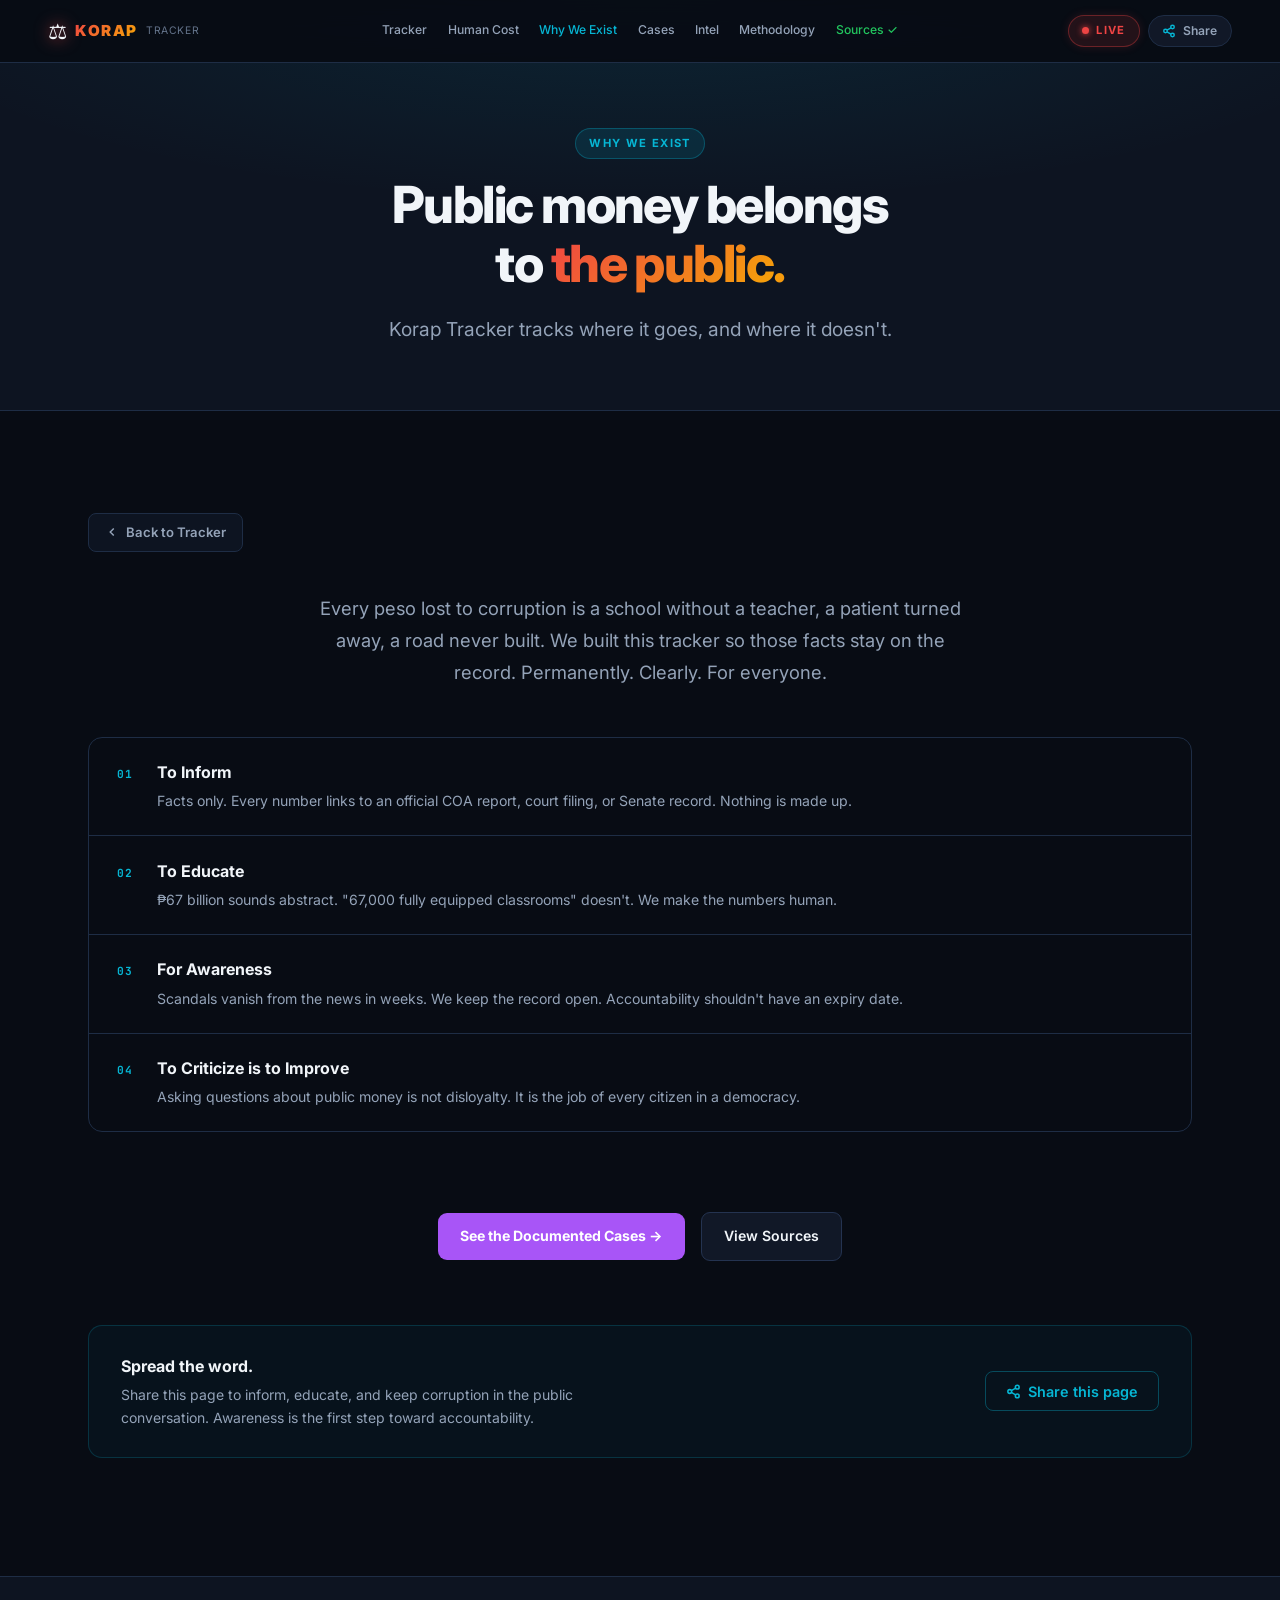
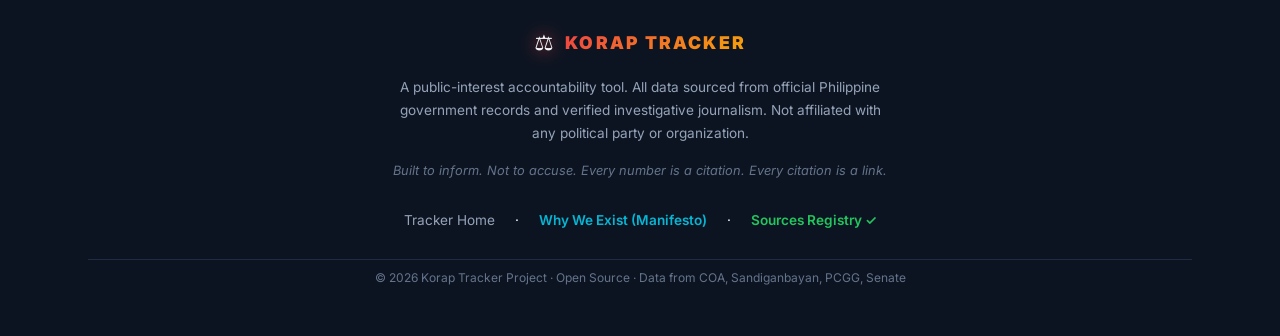
<file: about.html>
<!DOCTYPE html>
<html lang="en-PH" class="dark">
<head>
  <meta charset="UTF-8" />
  <meta name="viewport" content="width=device-width, initial-scale=1.0" />
  
  <title>Why We Exist: Civic Manifesto | Korap Tracker</title>
  <meta name="title" content="Why We Exist: Civic Manifesto | Korap Tracker" />
  <meta name="description" content="Our civic mission: To inform, to educate, and for public awareness. In a democracy, to criticize is to improve. Read why Korap Tracker tracks public funds lost to corruption." />
  <meta name="keywords" content="Why track corruption Philippines, to criticize is to improve, Korap Tracker manifesto, Philippine governance accountability, public procurement transparency, civic education Philippines, anti-corruption awareness" />
  <meta name="author" content="Korap Tracker Project" />
  <meta name="robots" content="index, follow" />
  <link rel="canonical" href="https://halalan-tracker.ph/about.html" />

  <!-- Open Graph / Facebook -->
  <meta property="og:type" content="article" />
  <meta property="og:url" content="https://halalan-tracker.ph/about.html" />
  <meta property="og:title" content="Why We Exist: Civic Manifesto | Korap Tracker" />
  <meta property="og:description" content="To inform, to educate, and for civic awareness. In a democracy, to criticize is to improve. Explore the 4 core pillars of the Korap Tracker accountability platform." />
  <meta property="og:site_name" content="Korap Tracker" />
  <meta property="og:locale" content="en_PH" />

  <!-- Twitter / X -->
  <meta name="twitter:card" content="summary_large_image" />
  <meta name="twitter:url" content="https://halalan-tracker.ph/about.html" />
  <meta name="twitter:title" content="Why We Exist: Civic Manifesto | Korap Tracker" />
  <meta name="twitter:description" content="To inform, to educate, and for civic awareness. To criticize is to improve." />

  <!-- Structured Data JSON-LD -->
  <script type="application/ld+json">
  {
    "@context": "https://schema.org",
    "@graph": [
      {
        "@type": "AboutPage",
        "@id": "https://halalan-tracker.ph/about.html#about",
        "url": "https://halalan-tracker.ph/about.html",
        "name": "Why We Exist: Civic Manifesto | Korap Tracker",
        "description": "The mission, civic philosophy, and 4 core pillars guiding the Korap Tracker public-interest accountability platform.",
        "inLanguage": "en-PH"
      },
      {
        "@type": "Organization",
        "@id": "https://halalan-tracker.ph/#organization",
        "name": "Korap Tracker Project",
        "url": "https://halalan-tracker.ph/",
        "publishingPrinciples": "https://halalan-tracker.ph/sources.html"
      },
      {
        "@type": "FAQPage",
        "@id": "https://halalan-tracker.ph/about.html#faq",
        "mainEntity": [
          {
            "@type": "Question",
            "name": "Why does Korap Tracker exist?",
            "acceptedAnswer": {
              "@type": "Answer",
              "text": "Korap Tracker exists to inform, educate, and create public awareness regarding public fund leakages in the Philippines. Our civic philosophy is rooted in the belief that to criticize is to improve: constructive scrutiny of government spending is the highest form of civic duty and the foundation of systemic reform."
            }
          },
          {
            "@type": "Question",
            "name": "Where does the 20% budget leakage figure come from?",
            "acceptedAnswer": {
              "@type": "Answer",
              "text": "The 20% leakage estimate is based on established international procurement corruption benchmarks published by the United Nations Office on Drugs and Crime (UNODC) and World Bank governance diagnostics for developing economies, which calculate that 10% to 25% of public procurement contracts are lost to systemic leakages, kickbacks, and administrative inefficiencies."
            }
          },
          {
            "@type": "Question",
            "name": "Is Korap Tracker affiliated with any political party?",
            "acceptedAnswer": {
              "@type": "Answer",
              "text": "No. Korap Tracker is an independent, non-partisan, open-source civic-technology project. It does not accept government funding or political donations, and strictly documents public records regardless of administration or political affiliation."
            }
          },
          {
            "@type": "Question",
            "name": "How are cases in the Hall of Records verified?",
            "acceptedAnswer": {
              "@type": "Answer",
              "text": "Every single case in the Hall of Records is linked directly to official primary documents: Commission on Audit (COA) audit reports and notices of disallowance, Sandiganbayan court dockets and decisions, Senate Blue Ribbon Committee resolutions, or Presidential Commission on Good Government (PCGG) accomplishment filings."
            }
          }
        ]
      }
    ]
  }
  </script>

  <!-- Google Fonts Preconnect & Styles -->
  <link rel="preconnect" href="https://fonts.googleapis.com" />
  <link rel="preconnect" href="https://fonts.gstatic.com" crossorigin />
  <link href="https://fonts.googleapis.com/css2?family=Inter:wght@300;400;500;600;700;800;900&family=JetBrains+Mono:wght@400;700&display=swap" rel="stylesheet" />
  <link rel="stylesheet" href="style.css" />
  <style>
    .about-hero {
      padding-block: clamp(6rem, 10vw, 9rem) clamp(3rem, 5vw, 5rem);
      padding-inline: var(--inner-pad);
      text-align: center;
      border-bottom: 1px solid var(--clr-border);
      background: var(--clr-surface);
      position: relative;
    }
    .about-hero::before {
      content: '';
      position: absolute;
      inset: 0;
      background: radial-gradient(ellipse 60% 50% at 50% 0%, rgba(6,182,212,.1), transparent);
      pointer-events: none;
    }
    .about-hero h1 {
      font-size: clamp(2rem, 4vw, 3.25rem);
      font-weight: 800;
      letter-spacing: -.03em;
      line-height: 1.15;
      margin-bottom: 1.25rem;
      max-width: 900px;
      margin-inline: auto;
    }
    .about-hero-sub {
      font-size: clamp(1rem, 1.8vw, 1.2rem);
      color: var(--clr-text-2);
      max-width: 760px;
      margin-inline: auto;
      line-height: 1.7;
    }
    .about-body {
      max-width: var(--inner-max);
      margin-inline: auto;
      padding: var(--section-pad) var(--inner-pad);
    }
    .creed-narrative {
      background: var(--clr-surface);
      border: 1px solid var(--clr-border);
      border-radius: 16px;
      padding: clamp(1.75rem, 3vw, 2.5rem);
      margin-bottom: 3.5rem;
      line-height: 1.8;
      font-size: 1.02rem;
      color: var(--clr-text-2);
    }
    .creed-narrative p {
      margin-bottom: 1.25rem;
    }
    .creed-narrative p:last-child {
      margin-bottom: 0;
    }
    .creed-narrative strong {
      color: var(--clr-text-1);
    }
    .action-cta-box {
      background: linear-gradient(135deg, rgba(30,41,59,.6) 0%, rgba(15,23,42,.8) 100%);
      border: 1px solid var(--clr-border-light);
      border-radius: 16px;
      padding: 2.5rem;
      margin-top: 3.5rem;
      display: flex;
      flex-direction: column;
      align-items: center;
      text-align: center;
      gap: 1.25rem;
    }
    .action-cta-links {
      display: flex;
      flex-wrap: wrap;
      gap: .85rem;
      justify-content: center;
    }
    .action-btn-primary {
      background: var(--clr-purple);
      color: #fff;
      font-weight: 700;
      font-size: .88rem;
      padding: .75rem 1.4rem;
      border-radius: 9px;
      text-decoration: none;
      transition: all var(--dur-fast);
      display: inline-flex;
      align-items: center;
      gap: .5rem;
    }
    .action-btn-primary:hover {
      background: #9333ea;
      transform: translateY(-2px);
      box-shadow: 0 8px 20px rgba(168,85,247,.35);
    }
    .action-btn-secondary {
      background: var(--clr-surface-2);
      color: var(--clr-text-1);
      border: 1px solid var(--clr-border-light);
      font-weight: 600;
      font-size: .88rem;
      padding: .75rem 1.4rem;
      border-radius: 9px;
      text-decoration: none;
      transition: all var(--dur-fast);
      display: inline-flex;
      align-items: center;
      gap: .5rem;
    }
    .action-btn-secondary:hover {
      background: var(--clr-surface-3);
      border-color: var(--clr-cyan);
      transform: translateY(-2px);
    }
  </style>
</head>
<body>
  <a href="#about-main" class="skip-link">Skip to main content</a>

  <!-- ───── NAVIGATION ───── -->
  <nav class="navbar scrolled" id="navbar" aria-label="Main Navigation">
    <div class="nav-inner">
      <a href="index.html" class="nav-logo" aria-label="Korap Tracker Home">
        <span class="logo-icon" aria-hidden="true">⚖</span>
        <span class="logo-text">KORAP</span>
        <span class="logo-sub">Tracker</span>
      </a>
      <div class="nav-cta">
        <span class="live-badge" title="Live real-time corruption ticker active">
          <span class="live-dot" aria-hidden="true"></span>
          LIVE
        </span>
        <button class="share-btn nav-share-btn" id="share-btn-nav" onclick="shareAbout()" title="Share this page">
          <svg width="14" height="14" viewBox="0 0 24 24" fill="none" stroke="currentColor" stroke-width="2.5"><circle cx="18" cy="5" r="3"/><circle cx="6" cy="12" r="3"/><circle cx="18" cy="19" r="3"/><line x1="8.59" y1="13.51" x2="15.42" y2="17.49"/><line x1="15.41" y1="6.51" x2="8.59" y2="10.49"/></svg>
          Share
        </button>
        <button class="nav-hamburger" id="nav-hamburger" aria-label="Toggle navigation menu" aria-expanded="false" aria-controls="nav-links">
          <span></span><span></span><span></span>
        </button>
      </div>
    </div>
  </nav>

  <!-- Mobile nav overlay (outside navbar to avoid fixed stacking context) -->
  <div class="nav-links" id="nav-links" aria-label="Mobile Navigation">
    <a href="index.html#tracker" class="nav-link">Tracker</a>
    <a href="index.html#impact" class="nav-link">Human Cost</a>
    <a href="about.html" class="nav-link active" style="color:var(--clr-cyan)">Why We Exist</a>
    <a href="index.html#cases" class="nav-link">Cases</a>
    <a href="index.html#news" class="nav-link">Intel</a>
    <a href="index.html#methodology" class="nav-link">Methodology</a>
    <a href="sources.html" class="nav-link" style="color:var(--clr-green)">Sources ✓</a>
  </div>

  <header class="about-hero">
    <div class="section-inner" style="position:relative">
      <span class="pill pill--cyan" style="margin-bottom:1rem">WHY WE EXIST</span>
      <h1>Public money belongs<br/>to <span class="gradient-text">the public.</span></h1>
      <p class="about-hero-sub">
        Korap Tracker tracks where it goes, and where it doesn't.
      </p>
    </div>
  </header>

  <main class="about-body" id="about-main">
    <a href="index.html" class="back-btn">
      <svg width="14" height="14" viewBox="0 0 24 24" fill="none" stroke="currentColor" stroke-width="2.5"><polyline points="15 18 9 12 15 6"/></svg>
      Back to Tracker
    </a>

    <!-- PLAIN STATEMENT -->
    <div class="about-statement reveal in-view">
      <p>Every peso lost to corruption is a school without a teacher, a patient turned away, a road never built. We built this tracker so those facts stay on the record. Permanently. Clearly. For everyone.</p>
    </div>

    <!-- PILLARS AS NUMBERED ROWS -->
    <div class="about-pillars reveal in-view">
      <div class="about-pillar-row">
        <span class="ap-num">01</span>
        <div class="ap-body">
          <strong>To Inform</strong>
          <span>Facts only. Every number links to an official COA report, court filing, or Senate record. Nothing is made up.</span>
        </div>
      </div>
      <div class="about-pillar-row">
        <span class="ap-num">02</span>
        <div class="ap-body">
          <strong>To Educate</strong>
          <span>₱67 billion sounds abstract. "67,000 fully equipped classrooms" doesn't. We make the numbers human.</span>
        </div>
      </div>
      <div class="about-pillar-row">
        <span class="ap-num">03</span>
        <div class="ap-body">
          <strong>For Awareness</strong>
          <span>Scandals vanish from the news in weeks. We keep the record open. Accountability shouldn't have an expiry date.</span>
        </div>
      </div>
      <div class="about-pillar-row">
        <span class="ap-num">04</span>
        <div class="ap-body">
          <strong>To Criticize is to Improve</strong>
          <span>Asking questions about public money is not disloyalty. It is the job of every citizen in a democracy.</span>
        </div>
      </div>
    </div>

    <!-- PLAIN CTA -->
    <div class="about-cta reveal in-view">
      <a href="index.html#cases" class="action-btn-primary">See the Documented Cases →</a>
      <a href="sources.html" class="action-btn-secondary">View Sources</a>
    </div>

    <!-- SHARE STRIP -->
    <div class="about-share-strip reveal in-view">
      <div class="share-strip-text">
        <strong>Spread the word.</strong>
        <span>Share this page to inform, educate, and keep corruption in the public conversation. Awareness is the first step toward accountability.</span>
      </div>
      <button class="share-btn share-btn--prominent" onclick="shareAbout()">
        <svg width="15" height="15" viewBox="0 0 24 24" fill="none" stroke="currentColor" stroke-width="2.5"><circle cx="18" cy="5" r="3"/><circle cx="6" cy="12" r="3"/><circle cx="18" cy="19" r="3"/><line x1="8.59" y1="13.51" x2="15.42" y2="17.49"/><line x1="15.41" y1="6.51" x2="8.59" y2="10.49"/></svg>
        Share this page
      </button>
    </div>
  </main>

  <!-- ───── FOOTER ───── -->
  <footer class="site-footer">
    <div class="footer-inner">
      <div class="footer-brand">
        <span class="logo-icon" aria-hidden="true">⚖</span>
        <span class="footer-name">KORAP TRACKER</span>
      </div>
      <p class="footer-mission">
        A public-interest accountability tool. All data sourced from official Philippine government records and verified investigative journalism.
        Not affiliated with any political party or organization.
      </p>
      <p class="footer-legal">
        Built to inform. Not to accuse. Every number is a citation. Every citation is a link.
      </p>
      <div class="footer-links" style="margin-top:.75rem;margin-bottom:.75rem;display:flex;gap:1.25rem;justify-content:center;font-size:.85rem;flex-wrap:wrap">
        <a href="index.html" style="color:var(--clr-text-2);text-decoration:none">Tracker Home</a> ·
        <a href="about.html" style="color:var(--clr-cyan);font-weight:600;text-decoration:none">Why We Exist (Manifesto)</a> ·
        <a href="sources.html" style="color:var(--clr-green);font-weight:600;text-decoration:none">Sources Registry ✓</a>
      </div>
      <p class="footer-copy">© 2026 Korap Tracker Project · Open Source · Data from COA, Sandiganbayan, PCGG, Senate</p>
    </div>
  </footer>
  <div id="share-toast" style="display:none;position:fixed;bottom:1.5rem;left:50%;transform:translateX(-50%);background:#0f172a;border:1px solid rgba(6,182,212,.5);color:#e2e8f0;padding:.65rem 1.25rem;border-radius:8px;font-size:.85rem;font-weight:600;z-index:10001;white-space:nowrap;box-shadow:0 8px 24px rgba(0,0,0,.6)">Link copied to clipboard!</div>

  <!-- Share Modal Dialog -->
  <div id="share-modal" class="share-modal-backdrop" role="dialog" aria-modal="true" aria-labelledby="share-modal-title">
    <div class="share-modal-card">
      <div class="share-modal-header">
        <div class="share-modal-header-text">
          <h3 id="share-modal-title" class="share-modal-title">Share Civic Manifesto</h3>
          <p class="share-modal-desc" id="share-modal-desc">Share this page to inform, educate, and keep corruption in the public conversation.</p>
        </div>
        <button type="button" class="share-modal-close" id="share-modal-close" aria-label="Close share dialog">&times;</button>
      </div>

      <div class="share-copy-section">
        <label class="share-field-label" for="share-url-input">Direct Page Link</label>
        <div class="share-copy-box">
          <input type="text" id="share-url-input" class="share-url-input" readonly value="https://halalan-tracker.ph/about.html" />
          <button type="button" id="share-copy-btn" class="share-copy-btn" title="Copy to clipboard">
            <svg width="14" height="14" viewBox="0 0 24 24" fill="none" stroke="currentColor" stroke-width="2.2">
              <rect x="9" y="9" width="13" height="13" rx="2" ry="2"></rect>
              <path d="M5 15H4a2 2 0 0 1-2-2V4a2 2 0 0 1 2-2h9a2 2 0 0 1 2 2v1"></path>
            </svg>
            <span id="share-copy-text">Copy Link</span>
          </button>
        </div>
      </div>

      <div class="share-social-section">
        <div class="share-field-label">Share to Social &amp; Messaging</div>
        <div class="share-social-grid">
          <a id="share-link-x" href="#" target="_blank" rel="noopener noreferrer" class="share-social-btn share-social-btn--x">
            <span class="share-social-icon">𝕏</span>
            <span>X / Twitter</span>
          </a>
          <a id="share-link-fb" href="#" target="_blank" rel="noopener noreferrer" class="share-social-btn share-social-btn--fb">
            <span class="share-social-icon">f</span>
            <span>Facebook</span>
          </a>
          <a id="share-link-wa" href="#" target="_blank" rel="noopener noreferrer" class="share-social-btn share-social-btn--wa">
            <span class="share-social-icon">💬</span>
            <span>WhatsApp</span>
          </a>
          <a id="share-link-tg" href="#" target="_blank" rel="noopener noreferrer" class="share-social-btn share-social-btn--tg">
            <span class="share-social-icon">✈</span>
            <span>Telegram</span>
          </a>
          <a id="share-link-reddit" href="#" target="_blank" rel="noopener noreferrer" class="share-social-btn share-social-btn--reddit">
            <span class="share-social-icon">🔴</span>
            <span>Reddit</span>
          </a>
          <a id="share-link-email" href="#" class="share-social-btn share-social-btn--email">
            <span class="share-social-icon">✉</span>
            <span>Email</span>
          </a>
        </div>
      </div>

      <div id="share-device-row" class="share-device-row">
        <button type="button" id="share-device-btn" class="share-device-btn">
          <svg width="15" height="15" viewBox="0 0 24 24" fill="none" stroke="currentColor" stroke-width="2.2">
            <circle cx="18" cy="5" r="3"></circle>
            <circle cx="6" cy="12" r="3"></circle>
            <circle cx="18" cy="19" r="3"></circle>
            <line x1="8.59" y1="13.51" x2="15.42" y2="17.49"></line>
            <line x1="15.41" y1="6.51" x2="8.59" y2="10.49"></line>
          </svg>
          <span>Open Device Share Menu</span>
        </button>
      </div>
    </div>
  </div>

  <script>
    function getShareUrl() {
      if (window.location.protocol === 'file:' || !window.location.hostname || window.location.hostname === 'localhost' || window.location.hostname === '127.0.0.1') {
        return 'https://halalan-tracker.ph/about.html';
      }
      return window.location.href;
    }

    function showToast(msg = 'Link copied to clipboard!') {
      const t = document.getElementById('share-toast');
      if (t) {
        t.textContent = msg;
        t.style.display = 'block';
        clearTimeout(t._timeout);
        t._timeout = setTimeout(() => { t.style.display = 'none'; }, 2500);
      }
    }

    function copyText(text) {
      if (navigator.clipboard && window.isSecureContext) {
        return navigator.clipboard.writeText(text).catch(() => fallbackCopy(text));
      }
      return fallbackCopy(text);
    }

    function fallbackCopy(text) {
      try {
        const ta = document.createElement('textarea');
        ta.value = text;
        ta.style.position = 'fixed';
        ta.style.top = '0';
        ta.style.left = '-9999px';
        ta.setAttribute('readonly', '');
        document.body.appendChild(ta);
        ta.focus();
        ta.select();
        const ok = document.execCommand('copy');
        document.body.removeChild(ta);
        return ok ? Promise.resolve() : Promise.reject();
      } catch (err) {
        return Promise.reject(err);
      }
    }

    function shareAbout() {
      const modal = document.getElementById('share-modal');
      const shareUrl = getShareUrl();
      const title = 'Why Korap Tracker Exists | Civic Manifesto';
      const text = 'Public money belongs to the public. Korap Tracker tracks where it goes, and where it does not. Inform. Educate. Hold accountable.';

      document.getElementById('share-url-input').value = shareUrl;

      const encUrl = encodeURIComponent(shareUrl);
      const encText = encodeURIComponent(text);
      const encTitle = encodeURIComponent(title);

      document.getElementById('share-link-x').href = `https://twitter.com/intent/tweet?text=${encText}&url=${encUrl}`;
      document.getElementById('share-link-fb').href = `https://www.facebook.com/sharer/sharer.php?u=${encUrl}`;
      document.getElementById('share-link-wa').href = `https://api.whatsapp.com/send?text=${encodeURIComponent(text + ' ' + shareUrl)}`;
      document.getElementById('share-link-tg').href = `https://t.me/share/url?url=${encUrl}&text=${encText}`;
      document.getElementById('share-link-reddit').href = `https://reddit.com/submit?url=${encUrl}&title=${encTitle}`;
      document.getElementById('share-link-email').href = `mailto:?subject=${encTitle}&body=${encodeURIComponent(text + '\n\n' + shareUrl)}`;

      modal.classList.add('open');
    }

    // Modal controls
    const shareModal = document.getElementById('share-modal');
    const closeBtn = document.getElementById('share-modal-close');
    const copyBtn = document.getElementById('share-copy-btn');
    const copyTextEl = document.getElementById('share-copy-text');
    const urlInput = document.getElementById('share-url-input');
    const deviceBtn = document.getElementById('share-device-btn');

    closeBtn.addEventListener('click', () => shareModal.classList.remove('open'));
    shareModal.addEventListener('click', e => { if (e.target === shareModal) shareModal.classList.remove('open'); });
    document.addEventListener('keydown', e => { if (e.key === 'Escape') shareModal.classList.remove('open'); });

    copyBtn.addEventListener('click', () => {
      copyText(urlInput.value).then(() => {
        copyTextEl.textContent = 'Copied!';
        copyBtn.style.background = 'var(--clr-green)';
        showToast('Link copied to clipboard!');
        setTimeout(() => {
          copyTextEl.textContent = 'Copy Link';
          copyBtn.style.background = '';
        }, 2000);
      }).catch(() => {
        showToast('Please copy the URL box manually.');
      });
    });

    urlInput.addEventListener('click', () => urlInput.select());

    if (deviceBtn) {
      if (navigator.share) {
        deviceBtn.style.display = 'flex';
        deviceBtn.addEventListener('click', () => {
          navigator.share({
            title: 'Why Korap Tracker Exists | Civic Manifesto',
            text: 'Public money belongs to the public. Korap Tracker tracks where it goes, and where it does not.',
            url: urlInput.value
          }).catch(() => {});
        });
      } else {
        document.getElementById('share-device-row').style.display = 'none';
      }
    }

    // Reveal animation
    const obs = new IntersectionObserver(els => els.forEach(e => { if(e.isIntersecting) e.target.classList.add('in-view'); }), { threshold: 0.1 });
    document.querySelectorAll('.reveal').forEach(el => obs.observe(el));

    // Mobile hamburger
    (function() {
      const hamburger = document.getElementById('nav-hamburger');
      const navLinks  = document.getElementById('nav-links');
      const navbar    = document.getElementById('navbar');
      if (!hamburger || !navLinks) return;
      function openMenu()  { hamburger.classList.add('open'); navLinks.classList.add('open'); hamburger.setAttribute('aria-expanded','true'); document.body.style.overflow='hidden'; }
      function closeMenu() { hamburger.classList.remove('open'); navLinks.classList.remove('open'); hamburger.setAttribute('aria-expanded','false'); document.body.style.overflow=''; }
      function toggleMenu(e) { if(e) e.stopPropagation(); if (hamburger.classList.contains('open')) closeMenu(); else openMenu(); }
      hamburger.addEventListener('click', toggleMenu);
      navLinks.querySelectorAll('.nav-link').forEach(l => l.addEventListener('click', closeMenu));
      document.addEventListener('keydown', e => { if(e.key==='Escape') closeMenu(); });
      document.addEventListener('click', e => { if(hamburger.classList.contains('open') && !navbar.contains(e.target) && (!navLinks.contains(e.target) || e.target === navLinks)) closeMenu(); });
    })();
  </script>
</body>
</html>
</file>
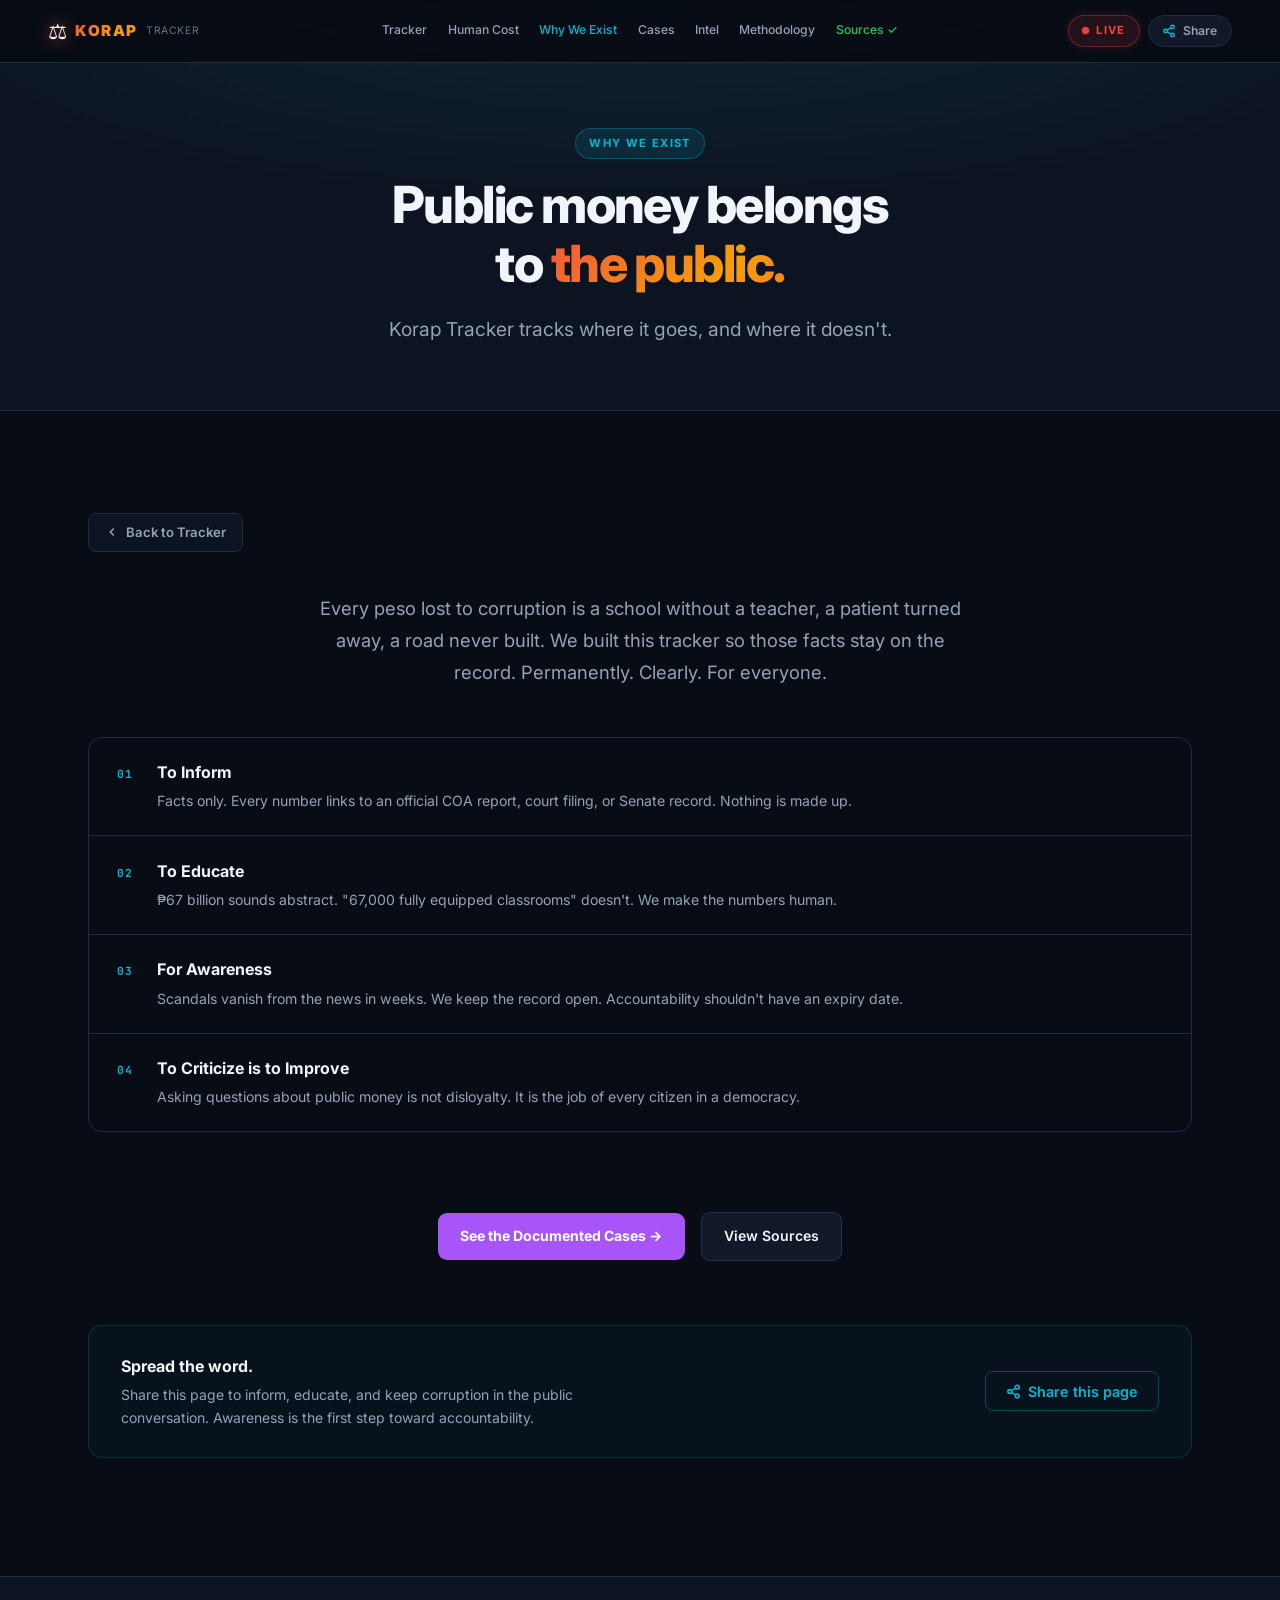
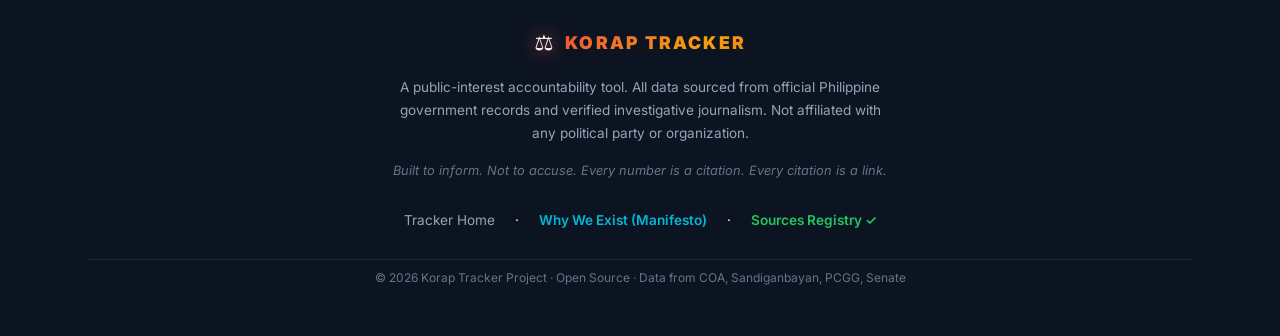
<file: manifesto.html>
<!DOCTYPE html>
<html lang="en">
<head>
  <meta charset="UTF-8" />
  <meta http-equiv="refresh" content="0; url=about.html" />
  <link rel="canonical" href="https://halalan-tracker.ph/about.html" />
  <title>Redirecting to Why We Exist: Civic Manifesto | Korap Tracker</title>
</head>
<body>
  <p>Redirecting to <a href="about.html">Why We Exist: Civic Manifesto</a>...</p>
</body>
</html>
</file>
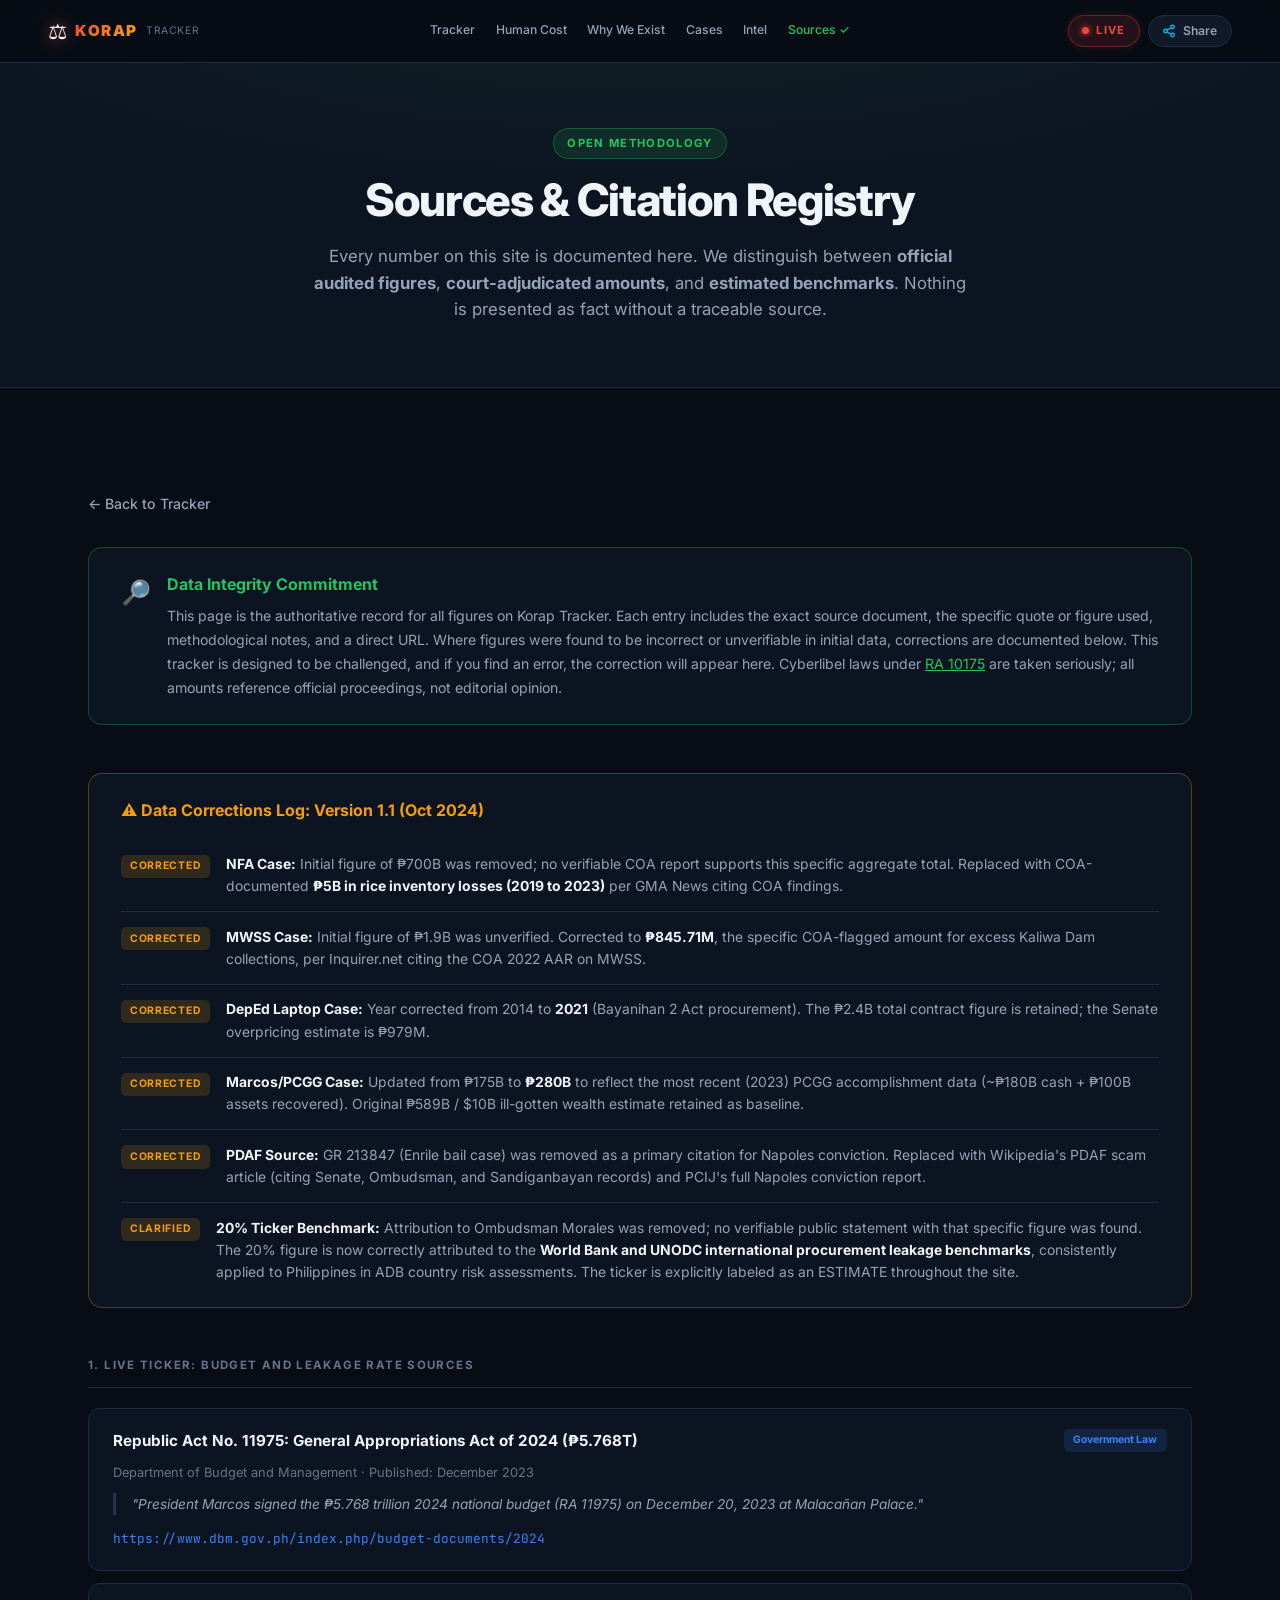
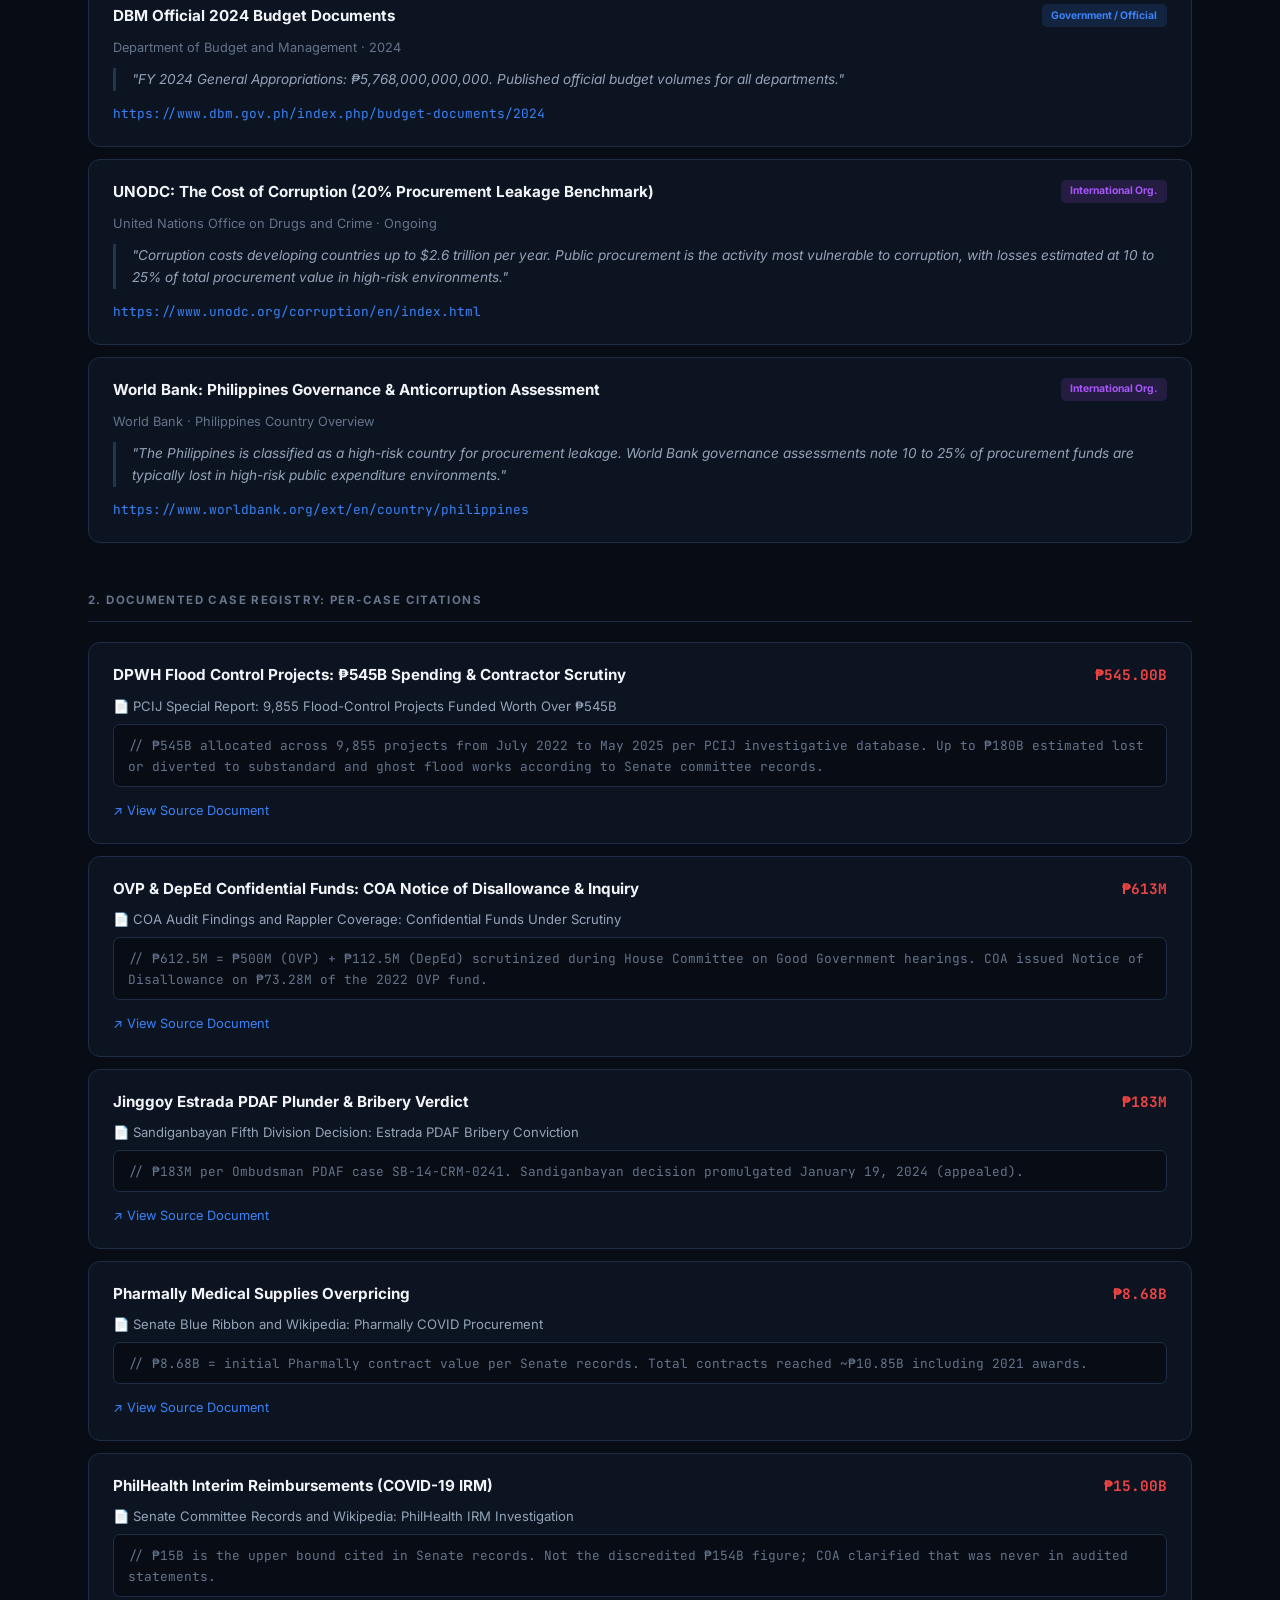
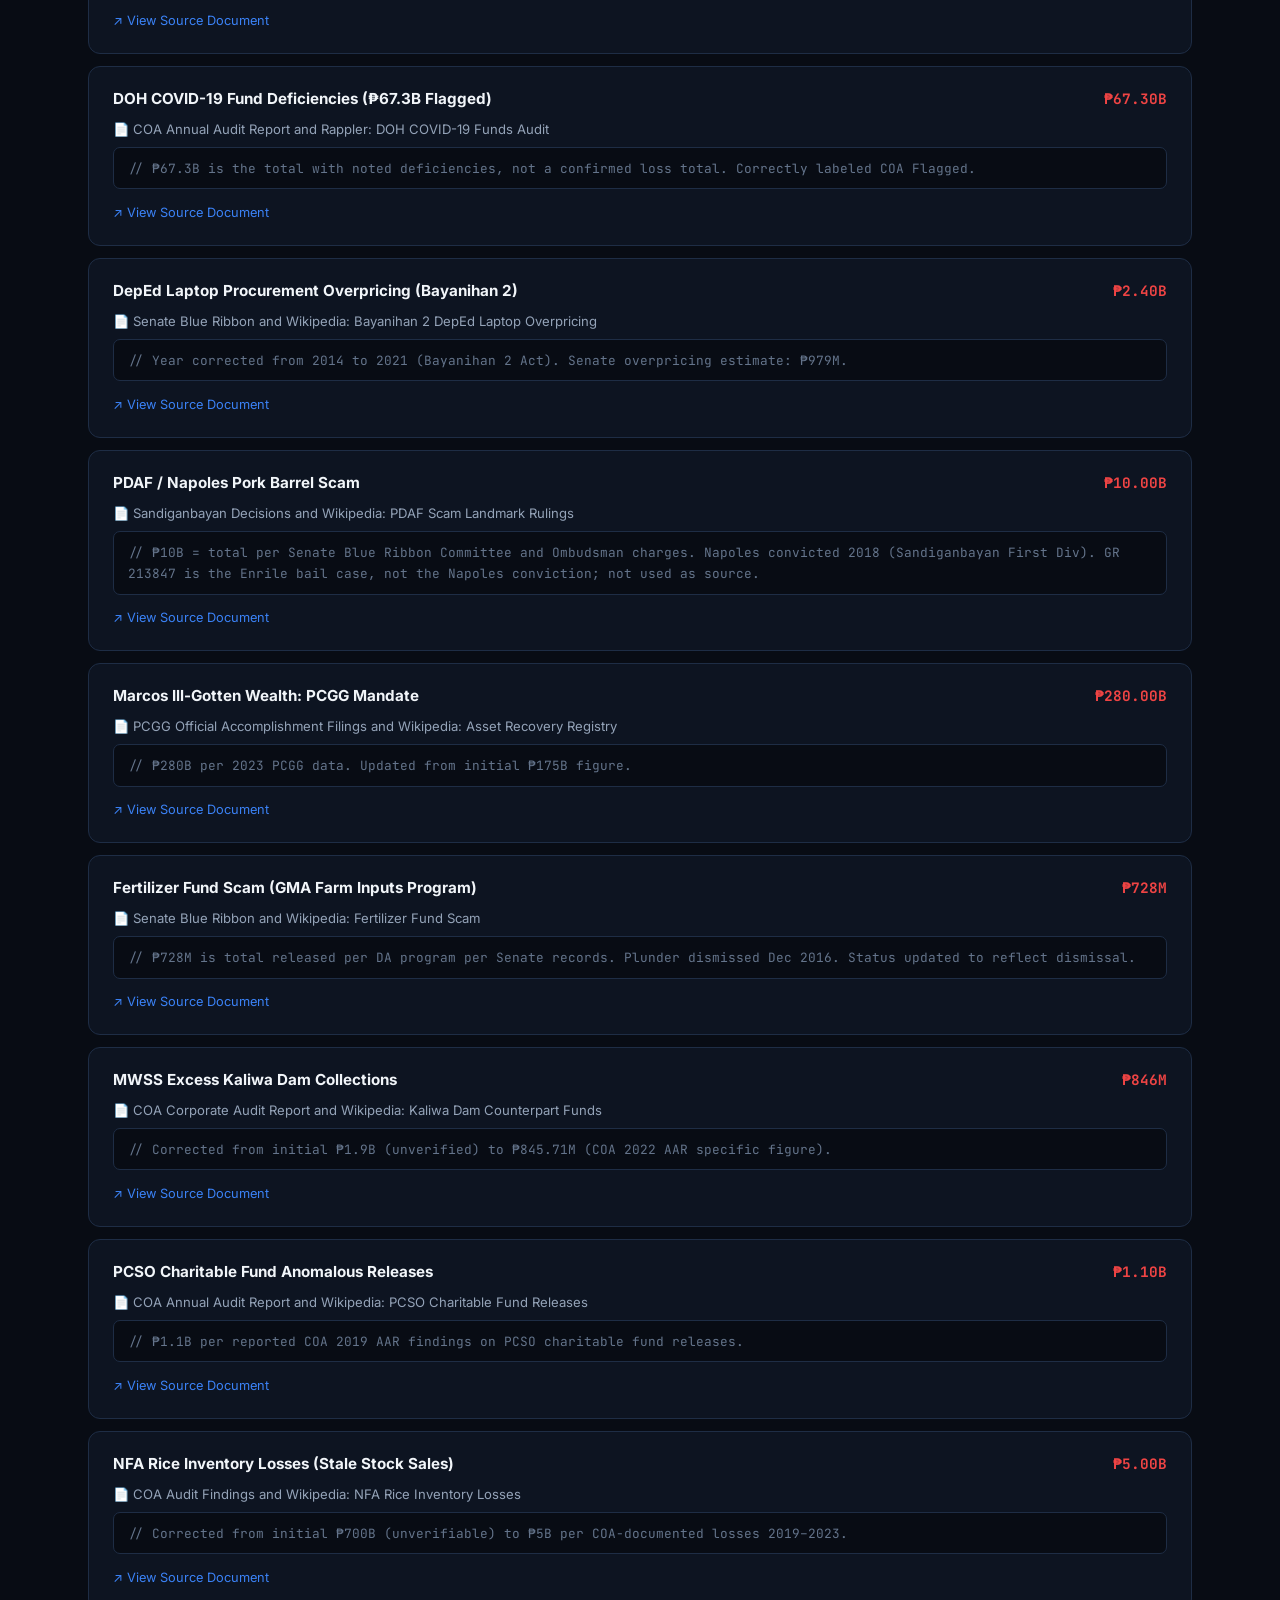
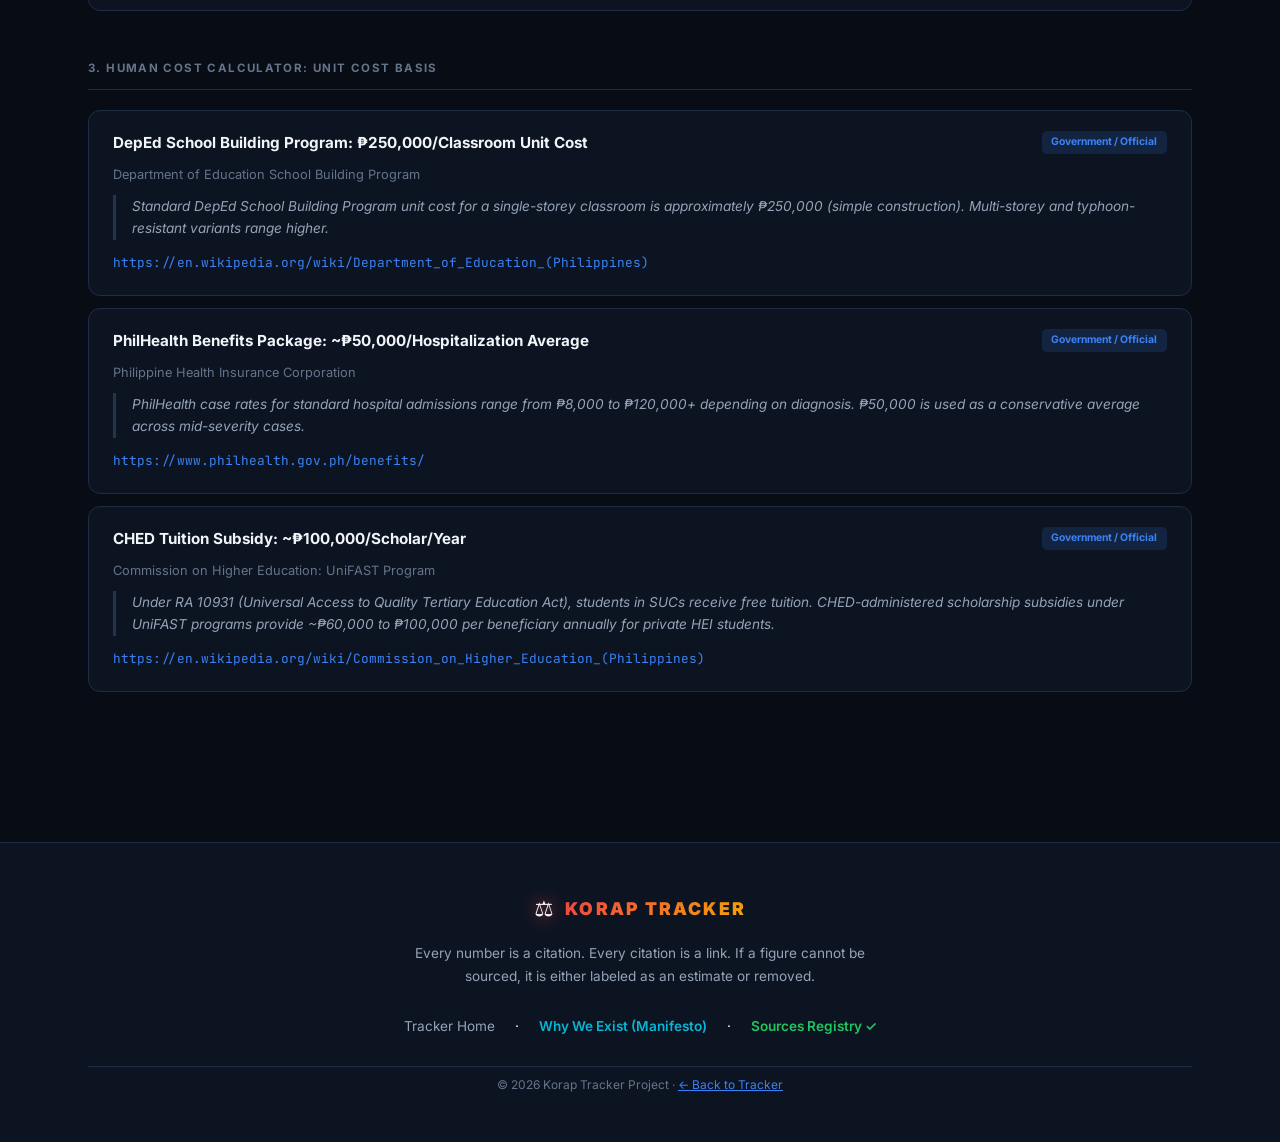
<file: sources.html>
<!DOCTYPE html>
<html lang="en-PH" class="dark">
<head>
  <meta charset="UTF-8" />
  <meta name="viewport" content="width=device-width, initial-scale=1.0" />
  
  <title>Sources &amp; Citation Bibliography | Korap Tracker</title>
  <meta name="title" content="Sources &amp; Citation Bibliography | Korap Tracker" />
  <meta name="description" content="Official bibliography, audit report citations, court dockets, and primary sources verifying all figures on the Korap Tracker." />
  <meta name="keywords" content="Philippine corruption sources, Korap Tracker sources, COA audit reports bibliography, Sandiganbayan court dockets, PCGG asset recovery records, Philippine public procurement data, Korap Tracker methodology" />
  <meta name="robots" content="index, follow" />
  <link rel="canonical" href="https://halalan-tracker.ph/sources.html" />

  <!-- Open Graph -->
  <meta property="og:type" content="article" />
  <meta property="og:url" content="https://halalan-tracker.ph/sources.html" />
  <meta property="og:title" content="Sources &amp; Methodology | Korap Tracker" />
  <meta property="og:description" content="Complete primary documentation registry: COA notices, Sandiganbayan decisions, Senate records, and journalistic investigations." />

  <link rel="preconnect" href="https://fonts.googleapis.com" />
  <link rel="preconnect" href="https://fonts.gstatic.com" crossorigin />
  <link href="https://fonts.googleapis.com/css2?family=Inter:wght@300;400;500;600;700;800;900&family=JetBrains+Mono:wght@400;700&display=swap" rel="stylesheet" />
  <link rel="stylesheet" href="style.css" />
  <style>
    .sources-hero {
      padding-block: clamp(6rem, 10vw, 9rem) clamp(3rem, 5vw, 5rem);
      padding-inline: var(--inner-pad);
      text-align: center;
      border-bottom: 1px solid var(--clr-border);
      background: var(--clr-surface);
      position: relative;
    }
    .sources-hero::before {
      content: '';
      position: absolute;
      inset: 0;
      background: radial-gradient(ellipse 60% 50% at 50% 0%, rgba(34,197,94,.08), transparent);
      pointer-events: none;
    }
    .sources-body {
      max-width: var(--inner-max);
      margin-inline: auto;
      padding: var(--section-pad) var(--inner-pad);
    }
    .audit-notice {
      background: var(--clr-surface);
      border: 1px solid rgba(34,197,94,.3);
      border-radius: 14px;
      padding: 1.5rem 2rem;
      margin-bottom: 3rem;
      display: flex;
      gap: 1rem;
      align-items: flex-start;
    }
    .audit-notice-icon { font-size: 1.5rem; flex-shrink: 0; margin-top: .1rem; }
    .audit-notice h3 { font-size: 1rem; font-weight: 700; color: var(--clr-green); margin-bottom: .4rem; }
    .audit-notice p { font-size: .88rem; color: var(--clr-text-2); line-height: 1.7; }
    .audit-notice a { color: var(--clr-green); }

    .corrections-box {
      background: var(--clr-surface);
      border: 1px solid rgba(245,158,11,.3);
      border-radius: 14px;
      padding: 1.5rem 2rem;
      margin-bottom: 3rem;
    }
    .corrections-box h3 { font-size: 1rem; font-weight: 700; color: var(--clr-amber); margin-bottom: 1rem; }
    .correction-item {
      display: flex;
      gap: 1rem;
      padding: .85rem 0;
      border-bottom: 1px solid var(--clr-border);
      font-size: .87rem;
    }
    .correction-item:last-child { border-bottom: none; padding-bottom: 0; }
    .correction-badge {
      flex-shrink: 0;
      font-size: .65rem;
      font-weight: 700;
      text-transform: uppercase;
      letter-spacing: .07em;
      padding: .2rem .55rem;
      border-radius: 5px;
      background: rgba(245,158,11,.15);
      color: var(--clr-amber);
      height: fit-content;
      margin-top: .1rem;
    }
    .correction-text { color: var(--clr-text-2); line-height: 1.6; }
    .correction-text strong { color: var(--clr-text-1); }

    .sources-group { margin-bottom: 3rem; }
    .sources-group-title {
      font-size: .72rem;
      font-weight: 700;
      letter-spacing: .12em;
      text-transform: uppercase;
      color: var(--clr-text-3);
      padding-bottom: .75rem;
      border-bottom: 1px solid var(--clr-border);
      margin-bottom: 1.25rem;
    }
    .source-entry {
      background: var(--clr-surface);
      border: 1px solid var(--clr-border);
      border-radius: 12px;
      padding: 1.25rem 1.5rem;
      margin-bottom: .75rem;
      transition: border-color var(--dur-fast);
    }
    .source-entry:hover { border-color: var(--clr-green); }
    .source-entry-header {
      display: flex;
      align-items: flex-start;
      justify-content: space-between;
      gap: 1rem;
      margin-bottom: .6rem;
      flex-wrap: wrap;
    }
    .source-title { font-size: .95rem; font-weight: 700; color: var(--clr-text-1); }
    .source-type-badge {
      font-size: .65rem;
      font-weight: 700;
      padding: .2rem .6rem;
      border-radius: 5px;
      white-space: nowrap;
      flex-shrink: 0;
    }
    .source-type-badge.govt { background: rgba(59,130,246,.15); color: var(--clr-blue); }
    .source-type-badge.intl { background: rgba(168,85,247,.15); color: var(--clr-purple); }
    .source-type-badge.court { background: rgba(239,68,68,.15); color: var(--clr-red); }
    .source-type-badge.journalism { background: rgba(6,182,212,.15); color: var(--clr-cyan); }
    .source-meta { font-size: .8rem; color: var(--clr-text-3); margin-bottom: .6rem; }
    .source-quote {
      font-size: .85rem;
      color: var(--clr-text-2);
      line-height: 1.65;
      font-style: italic;
      border-left: 3px solid var(--clr-border-light);
      padding-left: 1rem;
      margin-bottom: .6rem;
    }
    .source-url a {
      font-size: .8rem;
      color: var(--clr-blue);
      text-decoration: none;
      font-family: var(--font-mono);
      word-break: break-all;
    }
    .source-url a:hover { text-decoration: underline; }

    .case-source-card {
      background: var(--clr-surface);
      border: 1px solid var(--clr-border);
      border-radius: 12px;
      padding: 1.25rem 1.5rem;
      margin-bottom: .75rem;
      transition: all var(--dur-mid);
      scroll-margin-top: 100px;
    }
    .case-source-card:hover { border-color: var(--clr-blue); }
    .case-source-card:target {
      border-color: var(--clr-cyan);
      background: rgba(6,182,212,.08);
      box-shadow: 0 0 24px rgba(6,182,212,.25);
    }
    .case-source-header {
      display: flex;
      align-items: flex-start;
      justify-content: space-between;
      gap: 1rem;
      margin-bottom: .5rem;
      flex-wrap: wrap;
    }
    .case-source-name { font-weight: 700; font-size: .95rem; }
    .case-source-amount {
      font-family: var(--font-mono);
      font-size: .9rem;
      font-weight: 700;
      color: var(--clr-red);
      flex-shrink: 0;
    }
    .case-source-doc { font-size: .82rem; color: var(--clr-text-2); margin-bottom: .45rem; }
    .case-source-notes {
      font-size: .8rem;
      color: var(--clr-text-3);
      line-height: 1.65;
      background: var(--clr-bg);
      border: 1px solid var(--clr-border);
      border-radius: 7px;
      padding: .6rem .9rem;
      font-family: var(--font-mono);
    }
    .case-source-link a {
      font-size: .8rem;
      color: var(--clr-blue);
      text-decoration: none;
    }
    .case-source-link a:hover { text-decoration: underline; }
    .back-link {
      display: inline-flex;
      align-items: center;
      gap: .5rem;
      color: var(--clr-text-2);
      text-decoration: none;
      font-size: .88rem;
      font-weight: 500;
      margin-bottom: 2rem;
      transition: color var(--dur-fast);
    }
    .back-link:hover { color: var(--clr-text-1); }
  </style>
</head>
<body>

  <nav class="navbar scrolled" id="navbar">
    <div class="nav-inner">
      <a href="index.html" class="nav-logo" aria-label="Korap Tracker Home">
        <span class="logo-icon">⚖</span>
        <span class="logo-text">KORAP</span>
        <span class="logo-sub">Tracker</span>
      </a>
      <div class="nav-cta">
        <span class="live-badge" title="Live real-time corruption ticker active">
          <span class="live-dot" aria-hidden="true"></span>
          LIVE
        </span>
        <button class="share-btn nav-share-btn" id="share-btn-nav" onclick="shareSources()" title="Share this page">
          <svg width="14" height="14" viewBox="0 0 24 24" fill="none" stroke="currentColor" stroke-width="2.5"><circle cx="18" cy="5" r="3"/><circle cx="6" cy="12" r="3"/><circle cx="18" cy="19" r="3"/><line x1="8.59" y1="13.51" x2="15.42" y2="17.49"/><line x1="15.41" y1="6.51" x2="8.59" y2="10.49"/></svg>
          Share
        </button>
        <button class="nav-hamburger" id="nav-hamburger" aria-label="Toggle navigation menu" aria-expanded="false" aria-controls="nav-links">
          <span></span><span></span><span></span>
        </button>
      </div>
    </div>
  </nav>

  <!-- Mobile nav overlay (outside navbar to avoid fixed stacking context) -->
  <div class="nav-links" id="nav-links" aria-label="Mobile Navigation">
    <a href="index.html#tracker" class="nav-link">Tracker</a>
    <a href="index.html#impact" class="nav-link">Human Cost</a>
    <a href="about.html" class="nav-link">Why We Exist</a>
    <a href="index.html#cases" class="nav-link">Cases</a>
    <a href="index.html#news" class="nav-link">Intel</a>
    <a href="sources.html" class="nav-link" style="color:var(--clr-green)">Sources ✓</a>
  </div>

  <div class="sources-hero">
    <div class="section-inner" style="position:relative">
      <span class="pill pill--green" style="margin-bottom:1rem">OPEN METHODOLOGY</span>
      <h1 class="section-title" style="margin-bottom:1rem">Sources & Citation Registry</h1>
      <p class="section-subtitle" style="margin:0 auto">
        Every number on this site is documented here. We distinguish between <strong>official audited figures</strong>,
        <strong>court-adjudicated amounts</strong>, and <strong>estimated benchmarks</strong>.
        Nothing is presented as fact without a traceable source.
      </p>
    </div>
  </div>

  <div class="sources-body">
    <a href="index.html" class="back-link">
      ← Back to Tracker
    </a>

    <!-- AUDIT NOTICE -->
    <div class="audit-notice">
      <div class="audit-notice-icon">🔎</div>
      <div>
        <h3>Data Integrity Commitment</h3>
        <p>
          This page is the authoritative record for all figures on Korap Tracker. Each entry includes the exact source document,
          the specific quote or figure used, methodological notes, and a direct URL. Where figures were found to be incorrect
          or unverifiable in initial data, corrections are documented below. This tracker is designed to be challenged,
          and if you find an error, the correction will appear here.
          Cyberlibel laws under <a href="https://en.wikipedia.org/wiki/Cybercrime_Prevention_Act_of_2012" target="_blank" rel="noopener">RA 10175</a>
          are taken seriously; all amounts reference official proceedings, not editorial opinion.
        </p>
      </div>
    </div>

    <!-- CORRECTIONS LOG -->
    <div class="corrections-box">
      <h3>⚠ Data Corrections Log: Version 1.1 (Oct 2024)</h3>
      <div class="correction-item">
        <span class="correction-badge">CORRECTED</span>
        <span class="correction-text">
          <strong>NFA Case:</strong> Initial figure of ₱700B was removed; no verifiable COA report supports this specific aggregate total.
          Replaced with COA-documented <strong>₱5B in rice inventory losses (2019 to 2023)</strong> per GMA News citing COA findings.
        </span>
      </div>
      <div class="correction-item">
        <span class="correction-badge">CORRECTED</span>
        <span class="correction-text">
          <strong>MWSS Case:</strong> Initial figure of ₱1.9B was unverified. Corrected to <strong>₱845.71M</strong>,
          the specific COA-flagged amount for excess Kaliwa Dam collections, per Inquirer.net citing the COA 2022 AAR on MWSS.
        </span>
      </div>
      <div class="correction-item">
        <span class="correction-badge">CORRECTED</span>
        <span class="correction-text">
          <strong>DepEd Laptop Case:</strong> Year corrected from 2014 to <strong>2021</strong> (Bayanihan 2 Act procurement).
          The ₱2.4B total contract figure is retained; the Senate overpricing estimate is ₱979M.
        </span>
      </div>
      <div class="correction-item">
        <span class="correction-badge">CORRECTED</span>
        <span class="correction-text">
          <strong>Marcos/PCGG Case:</strong> Updated from ₱175B to <strong>₱280B</strong> to reflect the most recent (2023)
          PCGG accomplishment data (~₱180B cash + ₱100B assets recovered). Original ₱589B / $10B ill-gotten wealth estimate retained as baseline.
        </span>
      </div>
      <div class="correction-item">
        <span class="correction-badge">CORRECTED</span>
        <span class="correction-text">
          <strong>PDAF Source:</strong> GR 213847 (Enrile bail case) was removed as a primary citation for Napoles conviction.
          Replaced with Wikipedia's PDAF scam article (citing Senate, Ombudsman, and Sandiganbayan records) and PCIJ's full Napoles conviction report.
        </span>
      </div>
      <div class="correction-item">
        <span class="correction-badge">CLARIFIED</span>
        <span class="correction-text">
          <strong>20% Ticker Benchmark:</strong> Attribution to Ombudsman Morales was removed; no verifiable public statement
          with that specific figure was found. The 20% figure is now correctly attributed to the <strong>World Bank and UNODC
          international procurement leakage benchmarks</strong>, consistently applied to Philippines in ADB country risk assessments.
          The ticker is explicitly labeled as an ESTIMATE throughout the site.
        </span>
      </div>
    </div>

    <!-- SECTION 1: TICKER SOURCES -->
    <div class="sources-group">
      <div class="sources-group-title">1. Live Ticker: Budget and Leakage Rate Sources</div>

      <div class="source-entry">
        <div class="source-entry-header">
          <div class="source-title">Republic Act No. 11975: General Appropriations Act of 2024 (₱5.768T)</div>
          <span class="source-type-badge govt">Government Law</span>
        </div>
        <div class="source-meta">Department of Budget and Management · Published: December 2023</div>
        <blockquote class="source-quote">
          "President Marcos signed the ₱5.768 trillion 2024 national budget (RA 11975) on December 20, 2023 at Malacañan Palace."
        </blockquote>
        <div class="source-url"><a href="https://www.dbm.gov.ph/index.php/budget-documents/2024" target="_blank" rel="noopener">https://www.dbm.gov.ph/index.php/budget-documents/2024</a></div>
      </div>

      <div class="source-entry">
        <div class="source-entry-header">
          <div class="source-title">DBM Official 2024 Budget Documents</div>
          <span class="source-type-badge govt">Government / Official</span>
        </div>
        <div class="source-meta">Department of Budget and Management · 2024</div>
        <blockquote class="source-quote">
          "FY 2024 General Appropriations: ₱5,768,000,000,000. Published official budget volumes for all departments."
        </blockquote>
        <div class="source-url"><a href="https://www.dbm.gov.ph/index.php/budget-documents/2024" target="_blank" rel="noopener">https://www.dbm.gov.ph/index.php/budget-documents/2024</a></div>
      </div>

      <div class="source-entry">
        <div class="source-entry-header">
          <div class="source-title">UNODC: The Cost of Corruption (20% Procurement Leakage Benchmark)</div>
          <span class="source-type-badge intl">International Org.</span>
        </div>
        <div class="source-meta">United Nations Office on Drugs and Crime · Ongoing</div>
        <blockquote class="source-quote">
          "Corruption costs developing countries up to $2.6 trillion per year. Public procurement is the activity most vulnerable to corruption, with losses estimated at 10 to 25% of total procurement value in high-risk environments."
        </blockquote>
        <div class="source-url"><a href="https://www.unodc.org/corruption/en/index.html" target="_blank" rel="noopener">https://www.unodc.org/corruption/en/index.html</a></div>
      </div>

      <div class="source-entry">
        <div class="source-entry-header">
          <div class="source-title">World Bank: Philippines Governance &amp; Anticorruption Assessment</div>
          <span class="source-type-badge intl">International Org.</span>
        </div>
        <div class="source-meta">World Bank · Philippines Country Overview</div>
        <blockquote class="source-quote">
          "The Philippines is classified as a high-risk country for procurement leakage. World Bank governance assessments note 10 to 25% of procurement funds are typically lost in high-risk public expenditure environments."
        </blockquote>
        <div class="source-url"><a href="https://www.worldbank.org/ext/en/country/philippines" target="_blank" rel="noopener">https://www.worldbank.org/ext/en/country/philippines</a></div>
      </div>
    </div>

    <!-- SECTION 2: CASE-BY-CASE CITATIONS -->
    <div class="sources-group">
      <div class="sources-group-title">2. Documented Case Registry: Per-Case Citations</div>
      <div id="case-sources-list">
        <!-- Populated by JS -->
      </div>
    </div>

    <!-- SECTION 3: HUMAN COST SOURCES -->
    <div class="sources-group">
      <div class="sources-group-title">3. Human Cost Calculator: Unit Cost Basis</div>
      <div class="source-entry">
        <div class="source-entry-header">
          <div class="source-title">DepEd School Building Program: ₱250,000/Classroom Unit Cost</div>
          <span class="source-type-badge govt">Government / Official</span>
        </div>
        <div class="source-meta">Department of Education School Building Program</div>
        <blockquote class="source-quote">
          Standard DepEd School Building Program unit cost for a single-storey classroom is approximately ₱250,000 (simple construction). Multi-storey and typhoon-resistant variants range higher.
        </blockquote>
        <div class="source-url"><a href="https://en.wikipedia.org/wiki/Department_of_Education_(Philippines)" target="_blank" rel="noopener">https://en.wikipedia.org/wiki/Department_of_Education_(Philippines)</a></div>
      </div>
      <div class="source-entry">
        <div class="source-entry-header">
          <div class="source-title">PhilHealth Benefits Package: ~₱50,000/Hospitalization Average</div>
          <span class="source-type-badge govt">Government / Official</span>
        </div>
        <div class="source-meta">Philippine Health Insurance Corporation</div>
        <blockquote class="source-quote">
          PhilHealth case rates for standard hospital admissions range from ₱8,000 to ₱120,000+ depending on diagnosis. ₱50,000 is used as a conservative average across mid-severity cases.
        </blockquote>
        <div class="source-url"><a href="https://www.philhealth.gov.ph/benefits/" target="_blank" rel="noopener">https://www.philhealth.gov.ph/benefits/</a></div>
      </div>
      <div class="source-entry">
        <div class="source-entry-header">
          <div class="source-title">CHED Tuition Subsidy: ~₱100,000/Scholar/Year</div>
          <span class="source-type-badge govt">Government / Official</span>
        </div>
        <div class="source-meta">Commission on Higher Education: UniFAST Program</div>
        <blockquote class="source-quote">
          Under RA 10931 (Universal Access to Quality Tertiary Education Act), students in SUCs receive free tuition. CHED-administered scholarship subsidies under UniFAST programs provide ~₱60,000 to ₱100,000 per beneficiary annually for private HEI students.
        </blockquote>
        <div class="source-url"><a href="https://en.wikipedia.org/wiki/Commission_on_Higher_Education_(Philippines)" target="_blank" rel="noopener">https://en.wikipedia.org/wiki/Commission_on_Higher_Education_(Philippines)</a></div>
      </div>
    </div>
  </div>

  <footer class="site-footer">
    <div class="footer-inner">
      <div class="footer-brand">
        <span class="logo-icon">⚖</span>
        <span class="footer-name">KORAP TRACKER</span>
      </div>
      <p class="footer-mission">
        Every number is a citation. Every citation is a link. If a figure cannot be sourced, it is either labeled as an estimate or removed.
      </p>
      <div class="footer-links" style="margin-top:.75rem;margin-bottom:.75rem;display:flex;gap:1.25rem;justify-content:center;font-size:.85rem;flex-wrap:wrap">
        <a href="index.html" style="color:var(--clr-text-2);text-decoration:none">Tracker Home</a> ·
        <a href="about.html" style="color:var(--clr-cyan);font-weight:600;text-decoration:none">Why We Exist (Manifesto)</a> ·
        <a href="sources.html" style="color:var(--clr-green);font-weight:600;text-decoration:none">Sources Registry ✓</a>
      </div>
      <p class="footer-copy">© 2026 Korap Tracker Project · <a href="index.html" style="color:var(--clr-blue)">← Back to Tracker</a></p>
    </div>
  </footer>

  <script src="data.js"></script>
  <script>
    // Render case citations from data.js
    const list = document.getElementById('case-sources-list');

    function escHtml(str) {
      return String(str)
        .replace(/&/g, '&amp;').replace(/</g, '&lt;')
        .replace(/>/g, '&gt;').replace(/"/g, '&quot;');
    }
    function fmtPeso(n) {
      if (n >= 1e9) return `₱${(n/1e9).toFixed(2)}B`;
      if (n >= 1e6) return `₱${(n/1e6).toFixed(0)}M`;
      return `₱${n.toLocaleString('en-PH')}`;
    }

    list.innerHTML = CORRUPTION_CASES.map(c => `
      <div class="case-source-card" id="case-source-${c.id}">
        <div class="case-source-header">
          <div class="case-source-name">${escHtml(c.name)}</div>
          <div class="case-source-amount">${fmtPeso(c.amount)}</div>
        </div>
        <div class="case-source-doc">📄 ${escHtml(c.sourceName)}</div>
        <div class="case-source-notes">// ${escHtml(c.notes)}</div>
        <div class="case-source-link" style="margin-top:.6rem">
          <a href="${escHtml(c.source)}" target="_blank" rel="noopener">↗ View Source Document</a>
        </div>
      </div>
    `).join('');

    // Share Sources logic
    function getShareUrl() {
      if (window.location.protocol === 'file:' || !window.location.hostname || window.location.hostname === 'localhost' || window.location.hostname === '127.0.0.1') {
        return 'https://halalan-tracker.ph/sources.html';
      }
      return window.location.href;
    }

    function showToast(msg = 'Link copied to clipboard!') {
      const t = document.getElementById('share-toast');
      if (t) {
        t.textContent = msg;
        t.style.display = 'block';
        clearTimeout(t._timeout);
        t._timeout = setTimeout(() => { t.style.display = 'none'; }, 2500);
      }
    }

    function copyText(text) {
      if (navigator.clipboard && window.isSecureContext) {
        return navigator.clipboard.writeText(text).catch(() => fallbackCopy(text));
      }
      return fallbackCopy(text);
    }

    function fallbackCopy(text) {
      try {
        const ta = document.createElement('textarea');
        ta.value = text;
        ta.style.position = 'fixed';
        ta.style.top = '0';
        ta.style.left = '-9999px';
        ta.setAttribute('readonly', '');
        document.body.appendChild(ta);
        ta.focus();
        ta.select();
        const ok = document.execCommand('copy');
        document.body.removeChild(ta);
        return ok ? Promise.resolve() : Promise.reject();
      } catch (err) {
        return Promise.reject(err);
      }
    }

    function shareSources() {
      const modal = document.getElementById('share-modal');
      const shareUrl = getShareUrl();
      const title = 'Sources & Citation Registry | Korap Tracker';
      const text = 'Every figure on Korap Tracker is traced directly to primary audit reports, court dockets, and verified investigative records.';

      document.getElementById('share-url-input').value = shareUrl;

      const encUrl = encodeURIComponent(shareUrl);
      const encText = encodeURIComponent(text);
      const encTitle = encodeURIComponent(title);

      document.getElementById('share-link-x').href = `https://twitter.com/intent/tweet?text=${encText}&url=${encUrl}`;
      document.getElementById('share-link-fb').href = `https://www.facebook.com/sharer/sharer.php?u=${encUrl}`;
      document.getElementById('share-link-wa').href = `https://api.whatsapp.com/send?text=${encodeURIComponent(text + ' ' + shareUrl)}`;
      document.getElementById('share-link-tg').href = `https://t.me/share/url?url=${encUrl}&text=${encText}`;
      document.getElementById('share-link-reddit').href = `https://reddit.com/submit?url=${encUrl}&title=${encTitle}`;
      document.getElementById('share-link-email').href = `mailto:?subject=${encTitle}&body=${encodeURIComponent(text + '\n\n' + shareUrl)}`;

      modal.classList.add('open');
    }

    // Modal controls
    const shareModal = document.getElementById('share-modal');
    const closeBtn = document.getElementById('share-modal-close');
    const copyBtn = document.getElementById('share-copy-btn');
    const copyTextEl = document.getElementById('share-copy-text');
    const urlInput = document.getElementById('share-url-input');
    const deviceBtn = document.getElementById('share-device-btn');

    if (closeBtn) closeBtn.addEventListener('click', () => shareModal.classList.remove('open'));
    if (shareModal) shareModal.addEventListener('click', e => { if (e.target === shareModal) shareModal.classList.remove('open'); });
    document.addEventListener('keydown', e => { if (e.key === 'Escape' && shareModal) shareModal.classList.remove('open'); });

    if (copyBtn) {
      copyBtn.addEventListener('click', () => {
        copyText(urlInput.value).then(() => {
          copyTextEl.textContent = 'Copied!';
          copyBtn.style.background = 'var(--clr-green)';
          showToast('Link copied to clipboard!');
          setTimeout(() => {
            copyTextEl.textContent = 'Copy Link';
            copyBtn.style.background = '';
          }, 2000);
        }).catch(() => {
          showToast('Please copy the URL box manually.');
        });
      });
    }

    if (urlInput) urlInput.addEventListener('click', () => urlInput.select());

    if (deviceBtn) {
      if (navigator.share) {
        deviceBtn.style.display = 'flex';
        deviceBtn.addEventListener('click', () => {
          navigator.share({
            title: 'Sources & Citation Registry | Korap Tracker',
            text: 'Every figure on Korap Tracker is traced directly to primary audit reports, court dockets, and verified investigative records.',
            url: urlInput.value
          }).catch(() => {});
        });
      } else {
        const row = document.getElementById('share-device-row');
        if (row) row.style.display = 'none';
      }
    }
  </script>

  <!-- Share Modal Dialog -->
  <div id="share-modal" class="share-modal-backdrop" role="dialog" aria-modal="true" aria-labelledby="share-modal-title">
    <div class="share-modal-card">
      <div class="share-modal-header">
        <div class="share-modal-header-text">
          <h3 id="share-modal-title" class="share-modal-title">Share Sources Registry</h3>
          <p class="share-modal-desc" id="share-modal-desc">Share primary documentation, court dockets, and official audit reports.</p>
        </div>
        <button type="button" class="share-modal-close" id="share-modal-close" aria-label="Close share dialog">&times;</button>
      </div>

      <div class="share-copy-section">
        <label class="share-field-label" for="share-url-input">Direct Page Link</label>
        <div class="share-copy-box">
          <input type="text" id="share-url-input" class="share-url-input" readonly value="https://halalan-tracker.ph/sources.html" />
          <button type="button" id="share-copy-btn" class="share-copy-btn" title="Copy to clipboard">
            <svg width="14" height="14" viewBox="0 0 24 24" fill="none" stroke="currentColor" stroke-width="2.2">
              <rect x="9" y="9" width="13" height="13" rx="2" ry="2"></rect>
              <path d="M5 15H4a2 2 0 0 1-2-2V4a2 2 0 0 1 2-2h9a2 2 0 0 1 2 2v1"></path>
            </svg>
            <span id="share-copy-text">Copy Link</span>
          </button>
        </div>
      </div>

      <div class="share-social-section">
        <div class="share-field-label">Share to Social &amp; Messaging</div>
        <div class="share-social-grid">
          <a id="share-link-x" href="#" target="_blank" rel="noopener noreferrer" class="share-social-btn share-social-btn--x">
            <span class="share-social-icon">𝕏</span>
            <span>X / Twitter</span>
          </a>
          <a id="share-link-fb" href="#" target="_blank" rel="noopener noreferrer" class="share-social-btn share-social-btn--fb">
            <span class="share-social-icon">f</span>
            <span>Facebook</span>
          </a>
          <a id="share-link-wa" href="#" target="_blank" rel="noopener noreferrer" class="share-social-btn share-social-btn--wa">
            <span class="share-social-icon">💬</span>
            <span>WhatsApp</span>
          </a>
          <a id="share-link-tg" href="#" target="_blank" rel="noopener noreferrer" class="share-social-btn share-social-btn--tg">
            <span class="share-social-icon">✈</span>
            <span>Telegram</span>
          </a>
          <a id="share-link-reddit" href="#" target="_blank" rel="noopener noreferrer" class="share-social-btn share-social-btn--reddit">
            <span class="share-social-icon">🔴</span>
            <span>Reddit</span>
          </a>
          <a id="share-link-email" href="#" class="share-social-btn share-social-btn--email">
            <span class="share-social-icon">✉</span>
            <span>Email</span>
          </a>
        </div>
      </div>

      <div id="share-device-row" class="share-device-row">
        <button type="button" id="share-device-btn" class="share-device-btn">
          <svg width="15" height="15" viewBox="0 0 24 24" fill="none" stroke="currentColor" stroke-width="2.2">
            <circle cx="18" cy="5" r="3"></circle>
            <circle cx="6" cy="12" r="3"></circle>
            <circle cx="18" cy="19" r="3"></circle>
            <line x1="8.59" y1="13.51" x2="15.42" y2="17.49"></line>
            <line x1="15.41" y1="6.51" x2="8.59" y2="10.49"></line>
          </svg>
          <span>Open Device Share Menu</span>
        </button>
      </div>
    </div>
  </div>

  <div id="share-toast" style="display:none;position:fixed;bottom:1.5rem;left:50%;transform:translateX(-50%);background:#0f172a;border:1px solid rgba(6,182,212,.5);color:#e2e8f0;padding:.65rem 1.25rem;border-radius:8px;font-size:.85rem;font-weight:600;z-index:10001;white-space:nowrap;box-shadow:0 8px 24px rgba(0,0,0,.6)">Link copied to clipboard!</div>

  <script>
    // Mobile hamburger
    (function() {
      const hamburger = document.getElementById('nav-hamburger');
      const navLinks  = document.getElementById('nav-links');
      const navbar    = document.getElementById('navbar');
      if (!hamburger || !navLinks) return;
      function openMenu()  { hamburger.classList.add('open'); navLinks.classList.add('open'); hamburger.setAttribute('aria-expanded','true'); document.body.style.overflow='hidden'; }
      function closeMenu() { hamburger.classList.remove('open'); navLinks.classList.remove('open'); hamburger.setAttribute('aria-expanded','false'); document.body.style.overflow=''; }
      function toggleMenu(e) { if(e) e.stopPropagation(); if (hamburger.classList.contains('open')) closeMenu(); else openMenu(); }
      hamburger.addEventListener('click', toggleMenu);
      navLinks.querySelectorAll('.nav-link').forEach(l => l.addEventListener('click', closeMenu));
      document.addEventListener('keydown', e => { if(e.key==='Escape') closeMenu(); });
      document.addEventListener('click', e => { if(hamburger.classList.contains('open') && !navbar.contains(e.target) && (!navLinks.contains(e.target) || e.target === navLinks)) closeMenu(); });
    })();
  </script>
</body>
</html>
</file>
<file: style.css>
/* ─────────────────────────────────────────────────────────────────────────
   KORAP TRACKER: Philippine Corruption Tracker
   Design System & Component Styles
   ───────────────────────────────────────────────────────────────────────── */

/* ── 1. DESIGN TOKENS ── */
:root {
  /* Color palette */
  --clr-bg:           #080c14;
  --clr-surface:      #0d1421;
  --clr-surface-2:    #111827;
  --clr-surface-3:    #1a2235;
  --clr-border:       #1e2d45;
  --clr-border-light: #243350;

  --clr-red:          #ef4444;
  --clr-red-dim:      rgba(239,68,68,.12);
  --clr-amber:        #f59e0b;
  --clr-amber-dim:    rgba(245,158,11,.12);
  --clr-blue:         #3b82f6;
  --clr-blue-dim:     rgba(59,130,246,.12);
  --clr-purple:       #a855f7;
  --clr-purple-dim:   rgba(168,85,247,.12);
  --clr-green:        #22c55e;
  --clr-green-dim:    rgba(34,197,94,.12);
  --clr-cyan:         #06b6d4;

  --clr-text-1:  #f1f5f9;
  --clr-text-2:  #94a3b8;
  --clr-text-3:  #64748b;

  /* Gradients */
  --gradient-hero:  linear-gradient(135deg, #ef4444 0%, #f59e0b 50%, #ef4444 100%);
  --gradient-glow:  radial-gradient(ellipse 60% 40% at 50% 0%, rgba(239,68,68,.18) 0%, transparent 70%);
  --gradient-blue:  linear-gradient(135deg, #3b82f6, #a855f7);

  /* Typography */
  --font-sans:  'Inter', system-ui, -apple-system, sans-serif;
  --font-mono:  'JetBrains Mono', 'Courier New', monospace;

  /* Spacing */
  --section-pad: clamp(4rem, 8vw, 8rem);
  --inner-max:   1200px;
  --inner-pad:   clamp(1rem, 4vw, 3rem);

  /* Motion */
  --ease-spring: cubic-bezier(.34,1.56,.64,1);
  --ease-out:    cubic-bezier(.16,1,.3,1);
  --dur-fast:    150ms;
  --dur-mid:     300ms;
  --dur-slow:    600ms;

  color-scheme: dark;
}

/* ── 2. RESET & BASE ── */
*, *::before, *::after { box-sizing: border-box; margin: 0; padding: 0; }

html {
  font-size: 16px;
  scroll-behavior: smooth;
  -webkit-text-size-adjust: 100%;
}

body {
  font-family: var(--font-sans);
  background: var(--clr-bg);
  color: var(--clr-text-1);
  line-height: 1.6;
  overflow-x: hidden;
  -webkit-font-smoothing: antialiased;
}

/* ── 3. LAYOUT UTILITIES ── */
.section-inner {
  max-width: var(--inner-max);
  margin-inline: auto;
  padding-inline: var(--inner-pad);
}

/* ── 4. PILLS / BADGES ── */
.pill {
  display: inline-flex;
  align-items: center;
  gap: .4rem;
  font-size: .7rem;
  font-weight: 700;
  letter-spacing: .12em;
  text-transform: uppercase;
  padding: .35rem .85rem;
  border-radius: 100px;
  border: 1px solid;
  width: fit-content;
}
.pill--red    { color: var(--clr-red);    background: var(--clr-red-dim);    border-color: rgba(239,68,68,.3); }
.pill--amber  { color: var(--clr-amber);  background: var(--clr-amber-dim);  border-color: rgba(245,158,11,.3); }
.pill--blue   { color: var(--clr-blue);   background: var(--clr-blue-dim);   border-color: rgba(59,130,246,.3); }
.pill--purple { color: var(--clr-purple); background: var(--clr-purple-dim); border-color: rgba(168,85,247,.3); }
.pill--green  { color: var(--clr-green);  background: var(--clr-green-dim);  border-color: rgba(34,197,94,.3); }
.pill--cyan   { color: var(--clr-cyan);   background: rgba(6,182,212,.12);   border-color: rgba(6,182,212,.3); }

/* ── 5. SECTION HEADER ── */
.section-header {
  text-align: center;
  margin-bottom: clamp(2.5rem, 5vw, 4rem);
  display: flex;
  flex-direction: column;
  align-items: center;
  gap: 1rem;
}
.section-title {
  font-size: clamp(1.8rem, 4vw, 2.8rem);
  font-weight: 800;
  letter-spacing: -.03em;
  line-height: 1.15;
}
.section-subtitle {
  max-width: 60ch;
  color: var(--clr-text-2);
  font-size: clamp(.9rem, 2vw, 1.05rem);
}

/* ── 6. REVEAL ANIMATIONS ── */
.reveal {
  opacity: 0;
  transform: translateY(32px);
  transition: opacity var(--dur-slow) var(--ease-out),
              transform var(--dur-slow) var(--ease-out);
  transition-delay: var(--delay, 0ms);
}
.reveal.in-view {
  opacity: 1;
  transform: translateY(0);
}

/* ── 7. NAVBAR ── */
.navbar {
  position: fixed;
  inset-block-start: 0;
  inset-inline: 0;
  z-index: 100;
  padding: 0.85rem var(--inner-pad);
  background: rgba(8,12,20,.85);
  backdrop-filter: blur(20px) saturate(180%);
  -webkit-backdrop-filter: blur(20px) saturate(180%);
  border-bottom: 1px solid transparent;
  transition: border-color var(--dur-mid), background var(--dur-mid);
}
.navbar.scrolled {
  border-bottom-color: var(--clr-border);
  background: rgba(8,12,20,.95);
}
.nav-inner {
  max-width: var(--inner-max);
  margin-inline: auto;
  display: flex;
  align-items: center;
  justify-content: space-between;
  flex-wrap: nowrap !important;
  gap: clamp(0.5rem, 1.2vw, 1.25rem);
}
.nav-logo {
  display: flex;
  align-items: center;
  gap: .5rem;
  text-decoration: none;
  color: inherit;
  flex-shrink: 0;
  white-space: nowrap !important;
}
.logo-icon {
  font-size: 1.35rem;
  filter: drop-shadow(0 0 8px var(--clr-red));
}
.logo-text {
  font-size: .95rem;
  font-weight: 900;
  letter-spacing: .1em;
  background: var(--gradient-hero);
  background-size: 200%;
  -webkit-background-clip: text;
  -webkit-text-fill-color: transparent;
  background-clip: text;
  animation: shimmer 4s linear infinite;
  white-space: nowrap !important;
}
.logo-sub {
  font-size: .65rem;
  color: var(--clr-text-3);
  letter-spacing: .06em;
  text-transform: uppercase;
  white-space: nowrap !important;
}
.nav-links {
  /* Desktop: fixed row anchored at top, centered in the navbar */
  position: fixed;
  top: 0;
  left: 50%;
  transform: translateX(-50%);
  height: 60px; /* matches navbar height */
  display: flex;
  align-items: center;
  flex-wrap: nowrap;
  gap: clamp(0.15rem, 0.4vw, 0.35rem);
  z-index: 101; /* above navbar (100) */
  /* Always visible on desktop */
  visibility: visible;
  opacity: 1;
  pointer-events: auto;
}
.nav-link {
  font-size: clamp(0.76rem, 0.88vw, 0.84rem);
  font-weight: 500;
  color: var(--clr-text-2);
  text-decoration: none;
  padding: 0.4rem clamp(0.35rem, 0.6vw, 0.75rem);
  border-radius: 7px;
  white-space: nowrap !important;
  flex-shrink: 0;
  line-height: 1.2;
  transition: color var(--dur-fast), background var(--dur-fast);
}
.nav-link:hover { color: var(--clr-text-1); background: var(--clr-surface-3); }
.nav-cta {
  display: flex;
  align-items: center;
  flex-wrap: nowrap !important;
  gap: .5rem;
  margin-inline-start: 0.5rem;
  flex-shrink: 0;
  white-space: nowrap !important;
}
.live-badge {
  display: inline-flex;
  align-items: center;
  justify-content: center;
  gap: .45rem;
  height: 32px;
  padding: 0 .8rem;
  font-size: .7rem;
  font-weight: 700;
  letter-spacing: .12em;
  color: var(--clr-red);
  background: var(--clr-red-dim);
  border: 1px solid rgba(239,68,68,.35);
  box-shadow: 0 0 10px rgba(239,68,68,.15);
  border-radius: 9999px;
  white-space: nowrap;
  user-select: none;
  line-height: 1;
}
.live-dot {
  width: 7px;
  height: 7px;
  background: var(--clr-red);
  border-radius: 50%;
  box-shadow: 0 0 6px var(--clr-red);
  animation: pulse-dot 1.5s ease-in-out infinite;
}
.nav-cta .share-btn {
  display: inline-flex;
  align-items: center;
  justify-content: center;
  gap: .45rem;
  height: 32px;
  padding: 0 .85rem;
  border-radius: 9999px;
  font-size: .76rem;
  font-weight: 600;
  color: var(--clr-text-2);
  background: var(--clr-surface-2);
  border: 1px solid var(--clr-border);
  cursor: pointer;
  white-space: nowrap;
  line-height: 1;
  transition: all var(--dur-fast);
}
.nav-cta .share-btn:hover {
  color: #fff;
  border-color: var(--clr-cyan);
  background: rgba(6,182,212,.12);
  box-shadow: 0 0 12px rgba(6,182,212,.22);
  transform: translateY(-1px);
}
.nav-cta .share-btn svg {
  color: var(--clr-cyan);
  flex-shrink: 0;
  transition: transform var(--dur-fast);
}
.nav-cta .share-btn:hover svg {
  transform: scale(1.1);
}

/* ── HAMBURGER BUTTON ── */
.nav-hamburger {
  display: none;
  flex-direction: column;
  justify-content: center;
  align-items: center;
  gap: 5px;
  width: 36px;
  height: 36px;
  padding: 6px;
  background: var(--clr-surface-2);
  border: 1px solid var(--clr-border);
  border-radius: 8px;
  cursor: pointer;
  flex-shrink: 0;
  transition: background var(--dur-fast), border-color var(--dur-fast);
}
.nav-hamburger:hover {
  background: var(--clr-surface-3);
  border-color: var(--clr-border-light);
}
.nav-hamburger span {
  display: block;
  width: 18px;
  height: 2px;
  background: var(--clr-text-2);
  border-radius: 2px;
  transition: transform var(--dur-mid), opacity var(--dur-mid), width var(--dur-mid);
  transform-origin: center;
}
.nav-hamburger.open span:nth-child(1) { transform: translateY(7px) rotate(45deg); }
.nav-hamburger.open span:nth-child(2) { opacity: 0; width: 0; }
.nav-hamburger.open span:nth-child(3) { transform: translateY(-7px) rotate(-45deg); }

/* ── MOBILE NAV OVERLAY ── */
@media (max-width: 880px) {
  .navbar {
    z-index: 500;
  }
  .nav-hamburger {
    display: flex;
    z-index: 501;
    position: relative;
  }
  .live-badge {
    display: none;
  }
  .nav-cta .share-btn {
    display: none;
  }
  .nav-links {
    /* Override desktop positioning — become full-screen overlay */
    position: fixed;
    left: 0;
    right: 0;
    top: 0;
    bottom: 0;
    width: 100vw;
    height: 100dvh;
    display: flex;
    flex-direction: column;
    align-items: stretch;
    justify-content: flex-start;
    gap: 0;
    padding: 5.5rem 1.75rem 2.5rem;
    background: rgba(8, 12, 20, 0.98);
    backdrop-filter: blur(28px) saturate(180%);
    -webkit-backdrop-filter: blur(28px) saturate(180%);
    overflow-y: auto;
    flex-wrap: nowrap;
    z-index: 450;
    /* Hidden by default */
    visibility: hidden;
    opacity: 0;
    pointer-events: none;
    transform: translateY(-8px);
    transition: opacity var(--dur-mid), transform var(--dur-mid), visibility 0ms var(--dur-mid);
  }
  .nav-links.open {
    display: flex !important;
    visibility: visible;
    opacity: 1;
    pointer-events: auto;
    transform: translateY(0);
    transition: opacity var(--dur-mid), transform var(--dur-mid), visibility 0ms 0ms;
  }
  .nav-link {
    font-size: 1.15rem;
    padding: 1.1rem 0.5rem;
    border-bottom: 1px solid var(--clr-border);
    border-radius: 0;
    white-space: normal !important;
    color: var(--clr-text-1);
    flex-shrink: unset;
  }
  .nav-link:last-child {
    border-bottom: none;
  }
}


/* ── 8. HERO SECTION ── */
.hero {
  position: relative;
  min-height: 100dvh;
  display: flex;
  align-items: center;
  justify-content: center;
  padding-block: clamp(6rem, 12vw, 10rem);
  padding-inline: var(--inner-pad);
  overflow: hidden;
  text-align: center;
}
.hero-bg-grid {
  position: absolute;
  inset: 0;
  background-image:
    linear-gradient(rgba(30,45,69,.35) 1px, transparent 1px),
    linear-gradient(90deg, rgba(30,45,69,.35) 1px, transparent 1px);
  background-size: 60px 60px;
  mask-image: radial-gradient(ellipse 80% 80% at 50% 50%, black 30%, transparent 80%);
  -webkit-mask-image: radial-gradient(ellipse 80% 80% at 50% 50%, black 30%, transparent 80%);
}
.hero-bg-radial {
  position: absolute;
  inset: 0;
  background: var(--gradient-glow);
  pointer-events: none;
}
.hero-inner {
  position: relative;
  max-width: 900px;
  width: 100%;
  display: flex;
  flex-direction: column;
  align-items: center;
  gap: 1.5rem;
}
.hero-label { margin-bottom: .5rem; }
.hero-title {
  font-size: clamp(2.2rem, 6vw, 4.5rem);
  font-weight: 900;
  letter-spacing: -.04em;
  line-height: 1.1;
}
.gradient-text {
  background: var(--gradient-hero);
  background-size: 200%;
  -webkit-background-clip: text;
  -webkit-text-fill-color: transparent;
  background-clip: text;
  animation: shimmer 5s linear infinite;
}
.hero-subtitle {
  max-width: 55ch;
  color: var(--clr-text-2);
  font-size: clamp(.95rem, 2vw, 1.1rem);
}

/* ODOMETER */
.odometer-wrapper {
  display: flex;
  align-items: center;
  gap: .5rem;
  margin-block: 1rem;
}
.currency-symbol {
  font-size: clamp(2rem, 5vw, 4rem);
  font-weight: 900;
  color: var(--clr-red);
  font-family: var(--font-mono);
  line-height: 1;
  margin-top: .15em;
  text-shadow: 0 0 30px rgba(239,68,68,.6);
}
.odometer {
  font-family: var(--font-mono);
  font-size: clamp(1.4rem, 6.2vw, 5.5rem);
  font-weight: 700;
  color: var(--clr-text-1);
  letter-spacing: -.03em;
  text-shadow: 0 0 40px rgba(239,68,68,.3);
  line-height: 1;
}

/* RATE STATS */
.rate-stats {
  display: flex;
  align-items: center;
  gap: 1.5rem;
  flex-wrap: wrap;
  justify-content: center;
}
.rate-stat { text-align: center; }
.rate-value {
  display: block;
  font-family: var(--font-mono);
  font-size: clamp(.9rem, 2.5vw, 1.4rem);
  font-weight: 700;
  color: var(--clr-amber);
}
.rate-label {
  font-size: .7rem;
  color: var(--clr-text-3);
  text-transform: uppercase;
  letter-spacing: .08em;
}
.rate-divider {
  width: 1px;
  height: 2.5rem;
  background: var(--clr-border);
}

/* MODE TOGGLE */
.mode-toggle {
  display: flex;
  background: var(--clr-surface-2);
  border: 1px solid var(--clr-border);
  border-radius: 12px;
  padding: 4px;
  gap: 4px;
}
.mode-btn {
  font-family: var(--font-sans);
  font-size: .82rem;
  font-weight: 600;
  padding: .65rem 1.2rem;
  border-radius: 9px;
  border: none;
  background: transparent;
  color: var(--clr-text-2);
  cursor: pointer;
  transition: background var(--dur-fast), color var(--dur-fast), box-shadow var(--dur-fast);
}
.mode-btn.active {
  background: var(--clr-surface-3);
  color: var(--clr-text-1);
  box-shadow: 0 1px 3px rgba(0,0,0,.4);
}
.mode-btn:hover:not(.active) { color: var(--clr-text-1); }

.source-note {
  font-size: .78rem;
  color: var(--clr-text-3);
  max-width: 70ch;
  line-height: 1.7;
  border: 1px solid var(--clr-border);
  background: var(--clr-surface);
  border-radius: 10px;
  padding: .75rem 1.25rem;
}
.source-note strong { color: var(--clr-text-2); }

/* SCROLL DOWN ARROW */
.scroll-down {
  display: flex;
  align-items: center;
  justify-content: center;
  width: 44px;
  height: 44px;
  border: 1px solid var(--clr-border);
  border-radius: 50%;
  color: var(--clr-text-2);
  text-decoration: none;
  margin-top: 1rem;
  animation: bob 2s ease-in-out infinite;
  transition: border-color var(--dur-fast), color var(--dur-fast);
}
.scroll-down:hover { border-color: var(--clr-red); color: var(--clr-red); }

/* ── 9. IMPACT SECTION ── */
.impact-section {
  padding-block: var(--section-pad);
  background: var(--clr-surface);
  border-block: 1px solid var(--clr-border);
}
.impact-grid {
  display: grid;
  grid-template-columns: repeat(auto-fill, minmax(280px, 1fr));
  gap: 1.25rem;
}
.impact-card {
  background: var(--clr-bg);
  border: 1px solid var(--clr-border);
  border-radius: 16px;
  padding: 2rem 1.75rem;
  text-align: center;
  transition: border-color var(--dur-mid), transform var(--dur-mid), box-shadow var(--dur-mid);
  position: relative;
  overflow: hidden;
}
.impact-card::before {
  content: '';
  position: absolute;
  inset: 0;
  background: radial-gradient(ellipse 60% 50% at 50% 0%, rgba(245,158,11,.07), transparent);
  opacity: 0;
  transition: opacity var(--dur-mid);
}
.impact-card:hover {
  border-color: rgba(245,158,11,.4);
  transform: translateY(-4px);
  box-shadow: 0 16px 40px rgba(0,0,0,.4), 0 0 0 1px rgba(245,158,11,.1);
}
.impact-card:hover::before { opacity: 1; }
.impact-icon { font-size: 2.5rem; margin-bottom: .75rem; }
.impact-number {
  font-family: var(--font-mono);
  font-size: clamp(1.6rem, 3vw, 2.2rem);
  font-weight: 700;
  color: var(--clr-amber);
  margin-bottom: .4rem;
  letter-spacing: -.02em;
}
.impact-label {
  font-size: .95rem;
  font-weight: 600;
  color: var(--clr-text-1);
  margin-bottom: .4rem;
}
.impact-note {
  font-size: .75rem;
  color: var(--clr-text-3);
  line-height: 1.5;
}

/* Accessibility Skip Link */
.skip-link {
  position: absolute;
  top: -100px;
  left: 1rem;
  background: var(--clr-purple);
  color: #fff;
  padding: .75rem 1.25rem;
  border-radius: 8px;
  font-weight: 700;
  font-size: .85rem;
  z-index: 9999;
  text-decoration: none;
  transition: top var(--dur-fast);
}
.skip-link:focus {
  top: 1rem;
}

/* ── 9B. CIVIC MANIFESTO & PURPOSE SECTION ── */
.manifesto-section {
  padding-block: var(--section-pad);
  background: var(--clr-surface);
  border-bottom: 1px solid var(--clr-border);
  position: relative;
}
.manifesto-banner {
  background: linear-gradient(135deg, rgba(15,23,42,0.95) 0%, rgba(30,41,59,0.8) 100%);
  border: 1px solid rgba(6,182,212,0.3);
  border-radius: 18px;
  padding: clamp(2rem, 4vw, 3rem);
  margin-bottom: 3.5rem;
  position: relative;
  overflow: hidden;
  box-shadow: 0 20px 50px rgba(0,0,0,0.5), 0 0 40px rgba(6,182,212,0.06);
}
.manifesto-banner::before {
  content: '';
  position: absolute;
  top: 0;
  left: 0;
  right: 0;
  height: 2px;
  background: linear-gradient(90deg, transparent, var(--clr-cyan), transparent);
}
.manifesto-quote-icon {
  font-size: 5rem;
  line-height: 1;
  color: var(--clr-cyan);
  opacity: 0.15;
  font-family: Georgia, serif;
  position: absolute;
  top: 1rem;
  left: 1.5rem;
  pointer-events: none;
}
.manifesto-quote {
  font-size: clamp(1.15rem, 2.2vw, 1.45rem);
  font-weight: 600;
  line-height: 1.65;
  color: var(--clr-text-1);
  font-style: italic;
  margin-bottom: 1.5rem;
  position: relative;
  z-index: 1;
}
.manifesto-quote-footer {
  display: flex;
  align-items: center;
  justify-content: space-between;
  flex-wrap: wrap;
  gap: .85rem;
  border-top: 1px solid var(--clr-border-light);
  padding-top: 1.25rem;
  position: relative;
  z-index: 1;
}
.manifesto-creed-tag {
  font-size: .8rem;
  font-weight: 700;
  letter-spacing: .08em;
  text-transform: uppercase;
  color: var(--clr-cyan);
  background: rgba(6,182,212,0.12);
  border: 1px solid rgba(6,182,212,0.25);
  padding: .3rem .8rem;
  border-radius: 6px;
}
.manifesto-creed-sub {
  font-size: .85rem;
  color: var(--clr-text-2);
  font-style: italic;
}

/* 4 Pillars Grid */
.pillars-grid {
  display: grid;
  grid-template-columns: repeat(4, 1fr);
  gap: 1.25rem;
  margin-bottom: 3.5rem;
}
@media (max-width: 1080px) {
  .pillars-grid {
    grid-template-columns: repeat(2, 1fr);
  }
}
@media (max-width: 600px) {
  .pillars-grid {
    grid-template-columns: 1fr;
  }
}
.pillar-card {
  background: var(--clr-bg);
  border: 1px solid var(--clr-border);
  border-radius: 16px;
  padding: 2rem 1.75rem;
  display: flex;
  flex-direction: column;
  gap: 1rem;
  position: relative;
  transition: transform var(--dur-mid), border-color var(--dur-mid), box-shadow var(--dur-mid);
}
.pillar-card:hover {
  border-color: rgba(6,182,212,0.45);
  transform: translateY(-4px);
  box-shadow: 0 16px 36px rgba(0,0,0,0.5), 0 0 20px rgba(6,182,212,0.1);
}
.pillar-num {
  font-family: var(--font-mono);
  font-size: 1.4rem;
  font-weight: 800;
  color: var(--clr-border-light);
  line-height: 1;
}
.pillar-icon {
  font-size: 2rem;
  line-height: 1;
}
.pillar-title {
  font-size: 1.15rem;
  font-weight: 700;
  color: var(--clr-text-1);
  line-height: 1.35;
}
.pillar-lang {
  display: block;
  font-size: .82rem;
  font-weight: 400;
  color: var(--clr-cyan);
  margin-top: .2rem;
}
.pillar-body {
  font-size: .87rem;
  color: var(--clr-text-2);
  line-height: 1.7;
  flex: 1;
}
.pillar-badge {
  font-size: .68rem;
  font-weight: 700;
  letter-spacing: .06em;
  text-transform: uppercase;
  color: var(--clr-cyan);
  background: rgba(6,182,212,0.08);
  border: 1px solid rgba(6,182,212,0.22);
  padding: .35rem .75rem;
  border-radius: 6px;
  width: fit-content;
  margin-top: auto;
}

/* FAQ in Manifesto */
.manifesto-faq {
  background: var(--clr-bg);
  border: 1px solid var(--clr-border);
  border-radius: 18px;
  padding: clamp(1.75rem, 3vw, 2.5rem);
}
.faq-heading {
  font-size: 1.25rem;
  font-weight: 700;
  color: var(--clr-text-1);
  margin-bottom: 1.75rem;
  text-align: center;
}
.faq-grid {
  display: grid;
  grid-template-columns: repeat(auto-fit, minmax(320px, 1fr));
  gap: 1.5rem;
}
.faq-item {
  background: var(--clr-surface);
  border: 1px solid var(--clr-border-light);
  border-radius: 12px;
  padding: 1.35rem 1.5rem;
  display: flex;
  flex-direction: column;
  gap: .65rem;
  transition: border-color var(--dur-fast);
}
.faq-item:hover {
  border-color: rgba(6,182,212,0.3);
}
.faq-q {
  font-size: .95rem;
  font-weight: 700;
  color: var(--clr-text-1);
  line-height: 1.45;
}
.faq-a {
  font-size: .85rem;
  color: var(--clr-text-2);
  line-height: 1.65;
}

/* ── 9C. CIVIC PURPOSE CALLOUT STRIP (INDEX TEASER) ── */
/* ── 9b. WHY SECTION (homepage) ── */
.why-section {
  padding-block: var(--section-pad);
  background: var(--clr-surface);
  border-bottom: 1px solid var(--clr-border);
}
.why-pillars {
  display: grid;
  grid-template-columns: repeat(4, 1fr);
  gap: 1px;
  background: var(--clr-border);
  border: 1px solid var(--clr-border);
  border-radius: 14px;
  overflow: hidden;
  margin: 2.5rem 0 2rem;
}
.why-pillar {
  background: var(--clr-bg);
  display: flex;
  flex-direction: column;
  gap: .5rem;
  padding: 1.75rem;
  transition: background var(--dur-fast);
}
.why-pillar:hover { background: var(--clr-surface-2); }
.why-pillar strong {
  font-size: 1.05rem;
  font-weight: 700;
  color: var(--clr-text-1);
}
.why-pillar span {
  font-size: .88rem;
  color: var(--clr-text-2);
  line-height: 1.6;
}
.why-num {
  font-family: var(--font-mono);
  font-size: .68rem;
  font-weight: 700;
  color: var(--clr-cyan);
  letter-spacing: .1em;
}
.why-footer {
  display: flex;
  align-items: center;
  justify-content: space-between;
  flex-wrap: wrap;
  gap: 1rem;
}
.why-learn-more {
  font-size: .9rem;
  color: var(--clr-cyan);
  text-decoration: none;
  font-weight: 600;
  border-bottom: 1px solid rgba(6,182,212,.3);
  transition: border-color var(--dur-fast), color var(--dur-fast);
}
.why-learn-more:hover {
  color: #fff;
  border-color: rgba(6,182,212,.7);
}
@media (max-width: 900px) {
  .why-pillars { grid-template-columns: repeat(2, 1fr); }
}
@media (max-width: 540px) {
  .why-pillars { grid-template-columns: 1fr; }
  .why-footer { flex-direction: column; align-items: flex-start; }
}

/* ── ABOUT PAGE: statement + pillar rows + CTA ── */
.about-statement {
  max-width: 660px;
  margin: 0 auto 3rem;
  text-align: center;
}
.about-statement p {
  font-size: clamp(1rem, 2vw, 1.15rem);
  color: var(--clr-text-2);
  line-height: 1.75;
}
.about-pillars {
  display: flex;
  flex-direction: column;
  gap: 0;
  border: 1px solid var(--clr-border);
  border-radius: 14px;
  overflow: hidden;
  margin-bottom: 3rem;
}
.about-pillar-row {
  display: flex;
  align-items: baseline;
  gap: 1.5rem;
  padding: 1.4rem 1.75rem;
  border-bottom: 1px solid var(--clr-border);
  transition: background var(--dur-fast);
}
.about-pillar-row:last-child { border-bottom: none; }
.about-pillar-row:hover { background: var(--clr-surface-2); }
.ap-num {
  font-family: var(--font-mono);
  font-size: .7rem;
  font-weight: 700;
  color: var(--clr-cyan);
  letter-spacing: .1em;
  flex-shrink: 0;
  padding-top: .15rem;
}
.ap-body {
  display: flex;
  flex-direction: column;
  gap: .3rem;
}
.ap-body strong {
  font-size: 1rem;
  font-weight: 700;
  color: var(--clr-text-1);
}
.ap-body span {
  font-size: .88rem;
  color: var(--clr-text-2);
  line-height: 1.6;
}
.about-cta {
  display: flex;
  align-items: center;
  gap: 1rem;
  flex-wrap: wrap;
  justify-content: center;
  padding: 2rem 0 1rem;
}

/* ── SHARE BUTTON ── */
.share-btn {
  display: inline-flex;
  align-items: center;
  gap: .45rem;
  padding: .5rem 1rem;
  border: 1px solid var(--clr-border);
  border-radius: 8px;
  background: transparent;
  color: var(--clr-text-2);
  font-size: .82rem;
  font-weight: 600;
  cursor: pointer;
  font-family: var(--font-sans);
  transition: all var(--dur-fast);
}
.share-btn:hover {
  border-color: var(--clr-cyan);
  color: var(--clr-text-1);
  background: rgba(6,182,212,.06);
}
.share-btn--prominent {
  padding: .65rem 1.25rem;
  border-color: rgba(6,182,212,.35);
  color: var(--clr-cyan);
  font-size: .9rem;
}
.share-btn--prominent:hover {
  background: rgba(6,182,212,.12);
  border-color: var(--clr-cyan);
  color: #fff;
}

/* ── BACK BUTTON (about page) ── */
.back-btn {
  display: inline-flex;
  align-items: center;
  gap: .45rem;
  padding: .5rem 1rem;
  border: 1px solid var(--clr-border);
  border-radius: 8px;
  background: var(--clr-surface);
  color: var(--clr-text-2);
  font-size: .82rem;
  font-weight: 600;
  text-decoration: none;
  margin-bottom: 2.5rem;
  transition: all var(--dur-fast);
}
.back-btn:hover {
  border-color: var(--clr-text-2);
  color: var(--clr-text-1);
}

/* ── ABOUT SHARE STRIP ── */
.about-share-strip {
  display: flex;
  align-items: center;
  justify-content: space-between;
  gap: 2rem;
  flex-wrap: wrap;
  padding: 1.75rem 2rem;
  border: 1px solid rgba(6,182,212,.2);
  border-radius: 14px;
  background: rgba(6,182,212,.04);
  margin-top: 3rem;
  margin-bottom: 1rem;
}
.share-strip-text {
  display: flex;
  flex-direction: column;
  gap: .3rem;
}
.share-strip-text strong {
  font-size: 1rem;
  font-weight: 700;
  color: var(--clr-text-1);
}
.share-strip-text span {
  font-size: .875rem;
  color: var(--clr-text-2);
  line-height: 1.6;
  max-width: 520px;
}
@media (max-width: 640px) {
  .about-share-strip { flex-direction: column; align-items: flex-start; }
}


/* ── 10. CASES SECTION ── */
.cases-section {
  padding-block: var(--section-pad);
}
.filter-bar {
  display: flex;
  align-items: center;
  justify-content: space-between;
  flex-wrap: wrap;
  gap: 1rem;
  margin-bottom: 1.75rem;
}
.filter-group {
  display: flex;
  gap: .5rem;
  flex-wrap: wrap;
}
.filter-btn {
  font-family: var(--font-sans);
  font-size: .82rem;
  font-weight: 600;
  padding: .55rem 1.1rem;
  border-radius: 8px;
  border: 1px solid var(--clr-border);
  background: transparent;
  color: var(--clr-text-2);
  cursor: pointer;
  transition: all var(--dur-fast);
}
.filter-btn.active,
.filter-btn:hover {
  background: var(--clr-amber);
  color: #0a0a0a;
  border-color: var(--clr-amber);
}
.total-display {
  font-size: .85rem;
  color: var(--clr-text-2);
  background: var(--clr-surface-2);
  border: 1px solid var(--clr-border);
  padding: .55rem 1rem;
  border-radius: 8px;
}
.total-display strong {
  color: var(--clr-red);
  font-family: var(--font-mono);
}

/* ── CASES CARD GRID ── */
.cases-grid {
  display: grid;
  grid-template-columns: repeat(2, 1fr);
  gap: 1rem;
}
@media (max-width: 720px) {
  .cases-grid { grid-template-columns: 1fr; }
}

.case-card {
  background: var(--clr-surface);
  border: 1px solid var(--clr-border);
  border-left: 4px solid var(--clr-amber);
  border-radius: 12px;
  overflow: hidden;
  display: flex;
  flex-direction: column;
  transition: border-color var(--dur-fast), box-shadow var(--dur-fast);
}
.case-card:hover {
  border-color: rgba(245,158,11,.5);
  box-shadow: 0 6px 24px rgba(0,0,0,.4), 0 0 0 1px rgba(245,158,11,.08);
}

.case-card-top {
  display: flex;
  align-items: flex-start;
  justify-content: space-between;
  gap: 1rem;
  padding: 1.1rem 1.25rem 1rem;
}
.case-card-left {
  flex: 1;
  min-width: 0;
  display: flex;
  flex-direction: column;
  gap: .4rem;
}
.case-card-name {
  font-size: .95rem;
  font-weight: 700;
  color: var(--clr-text-1);
  line-height: 1.4;
}
.case-card-meta {
  display: flex;
  align-items: center;
  gap: .65rem;
  flex-wrap: wrap;
}
.case-card-agency {
  font-size: .75rem;
  color: var(--clr-text-3);
}
.case-card-year {
  font-size: .72rem;
  font-family: var(--font-mono);
  font-weight: 600;
  color: var(--clr-text-3);
  background: var(--clr-surface-2);
  border: 1px solid var(--clr-border);
  padding: .1rem .45rem;
  border-radius: 4px;
}
.case-card-right {
  flex-shrink: 0;
  display: flex;
  flex-direction: column;
  align-items: flex-end;
  gap: .45rem;
  text-align: right;
}
.case-card-amount {
  font-family: var(--font-mono);
  font-size: 1.05rem;
  font-weight: 800;
  color: var(--clr-red);
  white-space: nowrap;
}

/* Status badges: toned down, no neon glow */
.status-badge {
  display: inline-flex;
  align-items: center;
  gap: .3rem;
  font-size: .7rem;
  font-weight: 700;
  letter-spacing: .04em;
  padding: .25rem .6rem;
  border-radius: 5px;
  white-space: nowrap;
}
.status-badge--coa      { background: rgba(120,85,20,.3);  color: #d4a54a; border: 1px solid rgba(245,158,11,.25); }
.status-badge--court    { background: rgba(120,20,20,.35); color: #f87070; border: 1px solid rgba(239,68,68,.3); }
.status-badge--senate   { background: rgba(30,50,100,.35); color: #93b4d4; border: 1px solid rgba(59,130,246,.25); }
.status-badge--recovered{ background: rgba(20,80,40,.35);  color: #6ec98a; border: 1px solid rgba(34,197,94,.25); }

/* Source sub-row */
/* Source sub-row */
.case-card-source {
  border-top: 1px solid var(--clr-border);
  padding: .55rem 1.25rem;
  background: rgba(0,0,0,.15);
  display: flex;
  align-items: center;
  justify-content: space-between;
  gap: .65rem;
  flex-wrap: wrap;
}
.case-card-source a,
.case-card-source .case-source-ext,
.case-card-source .case-source-reg {
  color: var(--clr-text-3);
  font-size: .73rem;
  text-decoration: none;
  display: inline-flex;
  align-items: center;
  gap: .3rem;
  transition: all var(--dur-fast);
  white-space: normal;
  word-break: break-word;
  font-weight: 600;
}
.case-card-source .case-source-ext {
  color: var(--clr-cyan);
}
.case-card-source .case-source-ext:hover {
  color: #fff;
  text-decoration: underline;
}
.case-card-source .case-source-reg {
  color: var(--clr-text-3);
  margin-inline-start: auto;
}
.case-card-source .case-source-reg:hover {
  color: var(--clr-green);
  text-decoration: underline;
}

.cases-disclaimer {
  margin-top: 1.25rem;
  font-size: .78rem;
  color: var(--clr-text-3);
  text-align: center;
  line-height: 1.6;
}

/* ── 11. NEWS SECTION ── */
/* ── 11. NEWS & INTELLIGENCE SECTION (CAROUSEL) ── */
.news-section {
  padding-block: var(--section-pad);
  background: var(--clr-surface);
  border-block: 1px solid var(--clr-border);
}

/* ── CAROUSEL CONTROLS BAR ── */
.carousel-toolbar {
  display: flex;
  justify-content: space-between;
  align-items: center;
  flex-wrap: wrap;
  gap: 1rem;
  margin-bottom: 1.5rem;
}
.news-tab-bar {
  display: flex;
  gap: .5rem;
  background: var(--clr-surface-2);
  border: 1px solid var(--clr-border);
  border-radius: 12px;
  padding: 4px;
  width: fit-content;
  flex-wrap: wrap;
}
.news-tab-btn {
  font-family: var(--font-sans);
  font-size: .85rem;
  font-weight: 600;
  padding: .6rem 1.15rem;
  border-radius: 9px;
  border: none;
  background: transparent;
  color: var(--clr-text-2);
  cursor: pointer;
  transition: background var(--dur-fast), color var(--dur-fast), box-shadow var(--dur-fast);
  display: inline-flex;
  align-items: center;
  gap: .5rem;
}
.news-tab-btn.active {
  background: var(--clr-surface-3);
  color: var(--clr-text-1);
  box-shadow: 0 1px 4px rgba(0,0,0,.4);
}
.news-tab-btn:hover:not(.active) {
  color: var(--clr-text-1);
  background: rgba(255,255,255,.04);
}
.tab-badge-icon { font-size: 1rem; line-height: 1; }
.tab-count-pill {
  font-size: .68rem;
  font-weight: 700;
  padding: .15rem .45rem;
  border-radius: 100px;
  background: var(--clr-surface);
  color: var(--clr-text-3);
  border: 1px solid var(--clr-border-light);
  line-height: 1;
}
.news-tab-btn.active .tab-count-pill {
  background: var(--clr-purple-dim);
  color: var(--clr-purple);
  border-color: rgba(168,85,247,.3);
}

.carousel-nav-group {
  display: flex;
  align-items: center;
  gap: .75rem;
}
.carousel-counter {
  font-family: var(--font-mono);
  font-size: .8rem;
  font-weight: 600;
  color: var(--clr-cyan);
  letter-spacing: .03em;
  background: var(--clr-surface-2);
  padding: .45rem .85rem;
  border-radius: 8px;
  border: 1px solid var(--clr-border-light);
}
.carousel-btn-pair {
  display: flex;
  align-items: center;
  gap: .4rem;
}
.carousel-nav-btn {
  display: inline-flex;
  align-items: center;
  justify-content: center;
  width: 40px;
  height: 40px;
  border-radius: 10px;
  background: var(--clr-surface-2);
  border: 1px solid var(--clr-border-light);
  color: var(--clr-text-1);
  cursor: pointer;
  transition: all var(--dur-fast);
}
.carousel-nav-btn:hover:not(:disabled) {
  background: var(--clr-purple);
  border-color: var(--clr-purple);
  color: #fff;
  transform: translateY(-1px);
  box-shadow: 0 4px 14px rgba(168,85,247,.35);
}
.carousel-nav-btn:disabled {
  opacity: .3;
  cursor: not-allowed;
  transform: none;
  box-shadow: none;
}

/* ── CAROUSEL TRACK & CARDS ── */
.feed-carousel-wrapper {
  position: relative;
  width: 100%;
  overflow: hidden;
}
.feed-carousel-track {
  display: flex;
  gap: 1.25rem;
  overflow-x: auto;
  scroll-snap-type: x mandatory;
  scroll-behavior: smooth;
  padding-block: .5rem 1rem;
  padding-inline: 4px;
  scrollbar-width: none;
  -ms-overflow-style: none;
  -webkit-overflow-scrolling: touch;
}
.feed-carousel-track::-webkit-scrollbar {
  display: none !important;
  width: 0 !important;
  height: 0 !important;
}

.news-card,
.carousel-card {
  flex: 0 0 calc((100% - 2.5rem) / 3);
  min-width: 320px;
  scroll-snap-align: start;
  scroll-snap-stop: normal;
  background: var(--clr-bg);
  border: 1px solid var(--clr-border);
  border-radius: 14px;
  padding: 1.5rem;
  display: flex;
  flex-direction: column;
  gap: .85rem;
  transition: border-color var(--dur-mid), transform var(--dur-mid), box-shadow var(--dur-mid);
  box-sizing: border-box;
}
.news-card:hover,
.carousel-card:hover {
  border-color: rgba(168,85,247,.4);
  transform: translateY(-3px);
  box-shadow: 0 12px 30px rgba(0,0,0,.45), 0 0 0 1px rgba(168,85,247,.12);
}

/* Specific styling for Feed Cards (Accountability, News, Investigations) */
.carousel-card--tracker {
  border-left: 3px solid var(--clr-blue);
  background: linear-gradient(180deg, rgba(30,41,59,.25) 0%, var(--clr-bg) 100%);
}
.carousel-card--tracker:hover {
  border-left-color: var(--clr-cyan);
  border-color: rgba(6,182,212,.4);
  box-shadow: 0 12px 30px rgba(0,0,0,.5), 0 0 20px rgba(6,182,212,.12);
}

.carousel-card--news {
  border-left: 3px solid var(--clr-amber);
  background: linear-gradient(180deg, rgba(245,158,11,.08) 0%, var(--clr-bg) 100%);
}
.carousel-card--news:hover {
  border-left-color: #fbbf24;
  border-color: rgba(245,158,11,.4);
  box-shadow: 0 12px 30px rgba(0,0,0,.5), 0 0 20px rgba(245,158,11,.15);
}

.carousel-card--investigative {
  border-left: 3px solid var(--clr-purple);
  background: linear-gradient(180deg, rgba(168,85,247,.08) 0%, var(--clr-bg) 100%);
}
.carousel-card--investigative:hover {
  border-left-color: #c084fc;
  border-color: rgba(168,85,247,.4);
  box-shadow: 0 12px 30px rgba(0,0,0,.5), 0 0 20px rgba(168,85,247,.15);
}

/* Card meta row */
.card-meta-row {
  display: flex;
  align-items: center;
  justify-content: space-between;
  gap: .5rem;
  flex-wrap: wrap;
}
.card-amount-val {
  font-family: var(--font-mono);
  font-size: .85rem;
  font-weight: 700;
  color: var(--clr-amber);
  margin-inline-start: auto;
}
.card-publisher-badge {
  display: inline-flex;
  align-items: center;
  gap: .35rem;
  font-size: .68rem;
  font-weight: 700;
  letter-spacing: .04em;
  padding: .2rem .55rem;
  border-radius: 6px;
  border: 1px solid currentColor;
  white-space: nowrap;
}
.card-publisher-badge .publisher-dot {
  width: 5px;
  height: 5px;
  border-radius: 50%;
  flex-shrink: 0;
}
.card-authority-line {
  display: flex;
  align-items: center;
  gap: .5rem;
  flex-wrap: wrap;
  margin-top: auto;
  padding-top: .25rem;
}
.authority-chip,
.action-chip {
  font-size: .68rem;
  font-weight: 600;
  color: var(--clr-text-3);
  background: var(--clr-surface-2);
  border: 1px solid var(--clr-border-light);
  padding: .2rem .55rem;
  border-radius: 5px;
  white-space: nowrap;
}

.news-publisher {
  display: flex;
  align-items: center;
  gap: .5rem;
  font-size: .72rem;
  font-weight: 700;
  letter-spacing: .08em;
  text-transform: uppercase;
  color: var(--clr-purple);
}
.publisher-dot {
  width: 5px;
  height: 5px;
  background: var(--clr-purple);
  border-radius: 50%;
}
.news-date { color: var(--clr-text-3); font-weight: 400; text-transform: none; letter-spacing: 0; }
.news-title {
  font-size: 1rem;
  font-weight: 700;
  line-height: 1.4;
  color: var(--clr-text-1);
}
.news-title a {
  color: inherit;
  text-decoration: none;
  transition: color var(--dur-fast);
}
.news-title a:hover { color: var(--clr-purple); }
.news-summary {
  font-size: .85rem;
  color: var(--clr-text-2);
  line-height: 1.6;
  display: -webkit-box;
  -webkit-line-clamp: 3;
  -webkit-box-orient: vertical;
  line-clamp: 3;
  overflow: clip;
}
.news-tags {
  display: flex;
  flex-wrap: wrap;
  gap: .4rem;
  margin-top: auto;
}
.news-tag {
  font-size: .68rem;
  font-weight: 600;
  padding: .2rem .55rem;
  border-radius: 5px;
  background: var(--clr-surface-3);
  color: var(--clr-text-3);
  border: 1px solid var(--clr-border-light);
}

/* ── CARD LINKS ROW ── */
.card-links-row {
  display: flex;
  align-items: center;
  justify-content: space-between;
  gap: .65rem;
  margin-top: auto;
  padding-top: .75rem;
  border-top: 1px solid var(--clr-border-light);
  font-size: .74rem;
}
.card-link-ext,
.card-link-source {
  display: inline-flex;
  align-items: center;
  gap: .25rem;
  text-decoration: none;
  font-weight: 600;
  transition: all var(--dur-fast);
}
.card-link-ext {
  color: var(--clr-cyan);
}
.card-link-ext:hover {
  color: #fff;
  text-decoration: underline;
}
.card-link-source {
  color: var(--clr-text-3);
  margin-inline-start: auto;
}
.card-link-source:hover {
  color: var(--clr-green);
  text-decoration: underline;
}

/* ── CAROUSEL DOTS ── */
.carousel-dots-container {
  display: flex;
  justify-content: center;
  align-items: center;
  gap: .45rem;
  margin-top: 1.25rem;
  flex-wrap: wrap;
}
.carousel-dot {
  width: 8px;
  height: 8px;
  border-radius: 100px;
  background: var(--clr-surface-3);
  border: 1px solid var(--clr-border-light);
  cursor: pointer;
  transition: all var(--dur-mid);
  padding: 0;
}
.carousel-dot.active {
  width: 24px;
  background: var(--clr-purple);
  border-color: var(--clr-purple);
  box-shadow: 0 0 10px rgba(168,85,247,.45);
}
.carousel-dot:hover:not(.active) {
  background: var(--clr-text-3);
}

@media (max-width: 992px) {
  .news-card,
  .carousel-card {
    flex: 0 0 calc((100% - 1.25rem) / 2);
  }
}
@media (max-width: 640px) {
  .carousel-toolbar {
    flex-direction: column;
    align-items: stretch;
  }
  .news-tab-bar {
    width: 100%;
  }
  .news-tab-btn {
    flex: 1;
    justify-content: center;
    padding: .55rem .75rem;
    font-size: .78rem;
  }
  .carousel-nav-group {
    justify-content: space-between;
    width: 100%;
  }
  .news-card,
  .carousel-card {
    flex: 0 0 88%;
    min-width: 270px;
  }
}

/* ── 12. METHODOLOGY SECTION ── */
.methodology-section { padding-block: var(--section-pad); }
.method-grid {
  display: grid;
  grid-template-columns: repeat(auto-fill, minmax(480px, 1fr));
  gap: 1.25rem;
}
.method-card {
  background: var(--clr-surface);
  border: 1px solid var(--clr-border);
  border-radius: 16px;
  padding: 2rem;
  position: relative;
  transition: border-color var(--dur-mid);
}
.method-card:hover { border-color: var(--clr-green); }
.method-num {
  font-family: var(--font-mono);
  font-size: 3rem;
  font-weight: 900;
  color: var(--clr-border-light);
  line-height: 1;
  margin-bottom: 1rem;
}
.method-title {
  font-size: 1.1rem;
  font-weight: 700;
  margin-bottom: .75rem;
  color: var(--clr-text-1);
}
.method-body {
  font-size: .9rem;
  color: var(--clr-text-2);
  line-height: 1.75;
}
.formula-box {
  margin-top: 1rem;
  background: var(--clr-bg);
  border: 1px solid var(--clr-border);
  border-radius: 8px;
  padding: 1rem 1.25rem;
  font-family: var(--font-mono);
  font-size: .78rem;
  color: var(--clr-cyan);
  line-height: 2;
}

/* ── 13. FOOTER ── */
.site-footer {
  border-top: 1px solid var(--clr-border);
  padding-block: 3rem;
  background: var(--clr-surface);
}
.footer-inner {
  max-width: var(--inner-max);
  margin-inline: auto;
  padding-inline: var(--inner-pad);
  text-align: center;
  display: flex;
  flex-direction: column;
  align-items: center;
  gap: 1rem;
}
.footer-brand {
  display: flex;
  align-items: center;
  gap: .6rem;
  font-size: 1.1rem;
  font-weight: 900;
  letter-spacing: .12em;
}
.footer-name {
  background: var(--gradient-hero);
  background-size: 200%;
  -webkit-background-clip: text;
  -webkit-text-fill-color: transparent;
  background-clip: text;
  animation: shimmer 5s linear infinite;
}
.footer-mission {
  max-width: 55ch;
  font-size: .85rem;
  color: var(--clr-text-2);
  line-height: 1.7;
}
.footer-legal {
  font-size: .8rem;
  color: var(--clr-text-3);
  font-style: italic;
}
.footer-copy {
  font-size: .75rem;
  color: var(--clr-text-3);
  padding-top: .5rem;
  border-top: 1px solid var(--clr-border);
  width: 100%;
}

/* ── 14. KEYFRAME ANIMATIONS ── */
@keyframes shimmer {
  0%   { background-position: 0% 50%; }
  100% { background-position: 200% 50%; }
}
@keyframes pulse-dot {
  0%, 100% { opacity: 1; transform: scale(1); box-shadow: 0 0 0 0 rgba(239,68,68,.6); }
  50%       { opacity: .7; transform: scale(1.2); box-shadow: 0 0 0 4px rgba(239,68,68,0); }
}
@keyframes bob {
  0%, 100% { transform: translateY(0); }
  50%       { transform: translateY(6px); }
}
@keyframes fadeUp {
  to { opacity: 1; transform: translateY(0); }
}

/* ── 15. RESPONSIVE ── */
@media (max-width: 1220px) {
  .logo-sub { display: none; }
  .nav-inner { gap: clamp(0.4rem, 1vw, 0.8rem); }
  .nav-link { padding: 0.35rem 0.5rem; font-size: 0.8rem; }
  .nav-cta { gap: 0.4rem; margin-inline-start: 0.3rem; }
}
@media (max-width: 1040px) {
  .nav-link { padding: 0.3rem 0.4rem; font-size: 0.74rem; }
  .nav-inner { gap: 0.35rem; }
  .nav-cta { gap: 0.35rem; margin-inline-start: 0.2rem; }
  .live-badge { padding: 0 0.55rem; font-size: 0.65rem; height: 28px; }
  .nav-cta .share-btn { padding: 0 0.65rem; font-size: 0.72rem; height: 28px; }
}
@media (max-width: 880px) {
  .nav-cta { margin-inline-start: auto; }
}
@media (max-width: 768px) {
  .method-grid { grid-template-columns: 1fr; }
  .filter-bar { flex-direction: column; align-items: flex-start; }
  .rate-stats { gap: 1rem; }
  .rate-divider { display: none; }
}
@media (max-width: 480px) {
  .mode-toggle { flex-direction: column; width: 100%; }
  .mode-btn { text-align: center; }
  .carousel-card { flex: 0 0 92%; min-width: 250px; }
}

/* ── EXPLORE MORE BAR ── */
.explore-more {
  margin-top: 2.5rem;
  background: var(--clr-surface);
  border: 1px solid var(--clr-border-light);
  border-radius: 16px;
  padding: 1.5rem 2rem;
  display: flex;
  flex-direction: column;
  gap: 1.25rem;
}
.explore-more-label {
  display: flex;
  align-items: center;
  gap: .5rem;
  font-size: .75rem;
  font-weight: 700;
  letter-spacing: .1em;
  text-transform: uppercase;
  color: var(--clr-text-3);
}
.explore-publisher-links {
  display: flex;
  flex-wrap: wrap;
  gap: .65rem;
}
.explore-divider {
  height: 1px;
  background: var(--clr-border);
  width: 100%;
}
.explore-aggregators {
  display: flex;
  flex-wrap: wrap;
  gap: .65rem;
}
/* Base explore-link pill */
.explore-link {
  display: inline-flex;
  flex-direction: column;
  gap: .12rem;
  padding: .65rem 1.1rem;
  border-radius: 10px;
  border: 1px solid var(--clr-border-light);
  text-decoration: none;
  transition: transform var(--dur-fast), box-shadow var(--dur-fast), border-color var(--dur-fast), background var(--dur-fast);
  background: var(--clr-surface-2);
  min-width: 100px;
}
.explore-link:hover {
  transform: translateY(-2px);
  box-shadow: 0 6px 20px rgba(0,0,0,.4);
}
.explore-link-name {
  font-size: .85rem;
  font-weight: 700;
  color: var(--clr-text-1);
  line-height: 1.2;
}
.explore-link-desc {
  font-size: .7rem;
  color: var(--clr-text-3);
  line-height: 1.2;
}
/* Publisher accent colors: left border */
.explore-link--pcij    { border-left: 3px solid #a855f7; }
.explore-link--pcij:hover { background: rgba(168,85,247,.08); border-color: #a855f7; }
.explore-link--pcij .explore-link-name { color: #a855f7; }

.explore-link--rappler { border-left: 3px solid #e5534b; }
.explore-link--rappler:hover { background: rgba(229,83,75,.08); border-color: #e5534b; }
.explore-link--rappler .explore-link-name { color: #e5534b; }

.explore-link--inquirer { border-left: 3px solid #e53935; }
.explore-link--inquirer:hover { background: rgba(229,57,53,.08); border-color: #e53935; }
.explore-link--inquirer .explore-link-name { color: #e53935; }

.explore-link--gma     { border-left: 3px solid var(--clr-blue); }
.explore-link--gma:hover { background: var(--clr-blue-dim); border-color: var(--clr-blue); }
.explore-link--gma .explore-link-name { color: var(--clr-blue); }

.explore-link--philstar { border-left: 3px solid #ff7043; }
.explore-link--philstar:hover { background: rgba(255,112,67,.08); border-color: #ff7043; }
.explore-link--philstar .explore-link-name { color: #ff7043; }

.explore-link--abscbn  { border-left: 3px solid var(--clr-amber); }
.explore-link--abscbn:hover { background: var(--clr-amber-dim); border-color: var(--clr-amber); }
.explore-link--abscbn .explore-link-name { color: var(--clr-amber); }

/* Aggregator pills: wider, with icon */
.explore-link--google,
.explore-link--twitter {
  flex-direction: row;
  align-items: center;
  gap: .65rem;
  padding: .7rem 1.3rem;
}
.explore-link--google .explore-link-name  { color: var(--clr-cyan); }
.explore-link--google  { border-left: 3px solid var(--clr-cyan); }
.explore-link--google:hover  { background: rgba(6,182,212,.08); border-color: var(--clr-cyan); }
.explore-link--twitter { border-left: 3px solid var(--clr-text-2); }
.explore-link--twitter:hover { background: rgba(255,255,255,.04); border-color: var(--clr-text-1); }
.explore-link--twitter .explore-link-name { color: var(--clr-text-1); }
.explore-link--google svg,
.explore-link--twitter svg { flex-shrink: 0; }
.explore-link--google .explore-link-info,
.explore-link--twitter .explore-link-info { display: flex; flex-direction: column; }

@media (max-width: 640px) {
  .explore-more { padding: 1.25rem 1rem; }
  .explore-link { min-width: calc(50% - .35rem); flex: 1; }
  .explore-link--google,
  .explore-link--twitter { flex: 1; }
}

/* ═══════════════════════════════════════════════════════════════════════════
   SHARE MODAL DIALOG
═══════════════════════════════════════════════════════════════════════════ */
.share-modal-backdrop {
  position: fixed;
  inset: 0;
  background: rgba(5, 10, 20, 0.82);
  backdrop-filter: blur(8px);
  -webkit-backdrop-filter: blur(8px);
  z-index: 10000;
  display: flex;
  align-items: center;
  justify-content: center;
  padding: 1.25rem;
  opacity: 0;
  pointer-events: none;
  transition: opacity var(--dur-fast) ease;
}
.share-modal-backdrop.open {
  opacity: 1;
  pointer-events: auto;
}
.share-modal-card {
  background: #0f172a;
  border: 1px solid rgba(6, 182, 212, 0.4);
  border-radius: 16px;
  width: 100%;
  max-width: 500px;
  padding: 1.75rem;
  box-shadow: 0 25px 60px rgba(0, 0, 0, 0.7), 0 0 35px rgba(6, 182, 212, 0.15);
  transform: translateY(12px) scale(0.98);
  transition: transform var(--dur-fast) cubic-bezier(0.16, 1, 0.3, 1);
  box-sizing: border-box;
}
.share-modal-backdrop.open .share-modal-card {
  transform: translateY(0) scale(1);
}
.share-modal-header {
  display: flex;
  align-items: flex-start;
  justify-content: space-between;
  gap: 1rem;
  margin-bottom: 1.25rem;
}
.share-modal-title {
  font-size: 1.15rem;
  font-weight: 800;
  color: var(--clr-text-1);
  margin-bottom: 0.25rem;
}
.share-modal-desc {
  font-size: 0.82rem;
  color: var(--clr-text-3);
  line-height: 1.5;
}
.share-modal-close {
  background: transparent;
  border: none;
  color: var(--clr-text-3);
  font-size: 1.6rem;
  line-height: 1;
  padding: 0.2rem 0.4rem;
  cursor: pointer;
  border-radius: 6px;
  transition: all var(--dur-fast);
}
.share-modal-close:hover {
  color: #fff;
  background: var(--clr-surface-2);
}
.share-field-label {
  display: block;
  font-size: 0.72rem;
  font-weight: 700;
  text-transform: uppercase;
  letter-spacing: 0.08em;
  color: var(--clr-text-3);
  margin-bottom: 0.45rem;
}
.share-copy-box {
  display: flex;
  gap: 0.5rem;
  margin-bottom: 1.5rem;
}
.share-url-input {
  flex: 1;
  background: var(--clr-surface-2);
  border: 1px solid var(--clr-border);
  border-radius: 8px;
  padding: 0.65rem 0.85rem;
  font-family: var(--font-mono);
  font-size: 0.8rem;
  color: var(--clr-cyan);
  outline: none;
}
.share-url-input:focus {
  border-color: var(--clr-cyan);
  box-shadow: 0 0 0 2px rgba(6, 182, 212, 0.2);
}
.share-copy-btn {
  display: inline-flex;
  align-items: center;
  gap: 0.4rem;
  background: var(--clr-blue);
  color: #fff;
  border: none;
  border-radius: 8px;
  padding: 0 1rem;
  font-size: 0.82rem;
  font-weight: 700;
  cursor: pointer;
  transition: all var(--dur-fast);
  white-space: nowrap;
}
.share-copy-btn:hover {
  background: var(--clr-cyan);
  color: var(--clr-bg);
  box-shadow: 0 0 16px rgba(6, 182, 212, 0.35);
}
.share-social-grid {
  display: grid;
  grid-template-columns: repeat(3, 1fr);
  gap: 0.6rem;
  margin-bottom: 1.25rem;
}
@media (max-width: 480px) {
  .share-social-grid {
    grid-template-columns: repeat(2, 1fr);
  }
}
.share-social-btn {
  display: inline-flex;
  align-items: center;
  justify-content: center;
  gap: 0.5rem;
  padding: 0.65rem 0.75rem;
  border-radius: 8px;
  background: var(--clr-surface-2);
  border: 1px solid var(--clr-border);
  color: var(--clr-text-2);
  text-decoration: none;
  font-size: 0.8rem;
  font-weight: 600;
  transition: all var(--dur-fast);
}
.share-social-btn:hover {
  transform: translateY(-2px);
  color: #fff;
  border-color: var(--clr-border-light);
}
.share-social-btn--x:hover { background: #000; border-color: #555; }
.share-social-btn--fb:hover { background: #1877f2; border-color: #1877f2; }
.share-social-btn--wa:hover { background: #25d366; border-color: #25d366; color: #000; }
.share-social-btn--tg:hover { background: #229ed9; border-color: #229ed9; }
.share-social-btn--reddit:hover { background: #ff4500; border-color: #ff4500; }
.share-social-btn--email:hover { background: #4f46e5; border-color: #4f46e5; }
.share-device-row {
  margin-top: 0.5rem;
}
.share-device-btn {
  width: 100%;
  display: flex;
  align-items: center;
  justify-content: center;
  gap: 0.5rem;
  padding: 0.65rem 1rem;
  border-radius: 8px;
  background: var(--clr-surface-3);
  border: 1px solid var(--clr-border);
  color: var(--clr-text-2);
  font-size: 0.8rem;
  font-weight: 600;
  cursor: pointer;
  transition: all var(--dur-fast);
}
.share-device-btn:hover {
  background: var(--clr-surface-2);
  color: var(--clr-cyan);
  border-color: var(--clr-cyan);
}
</file>
